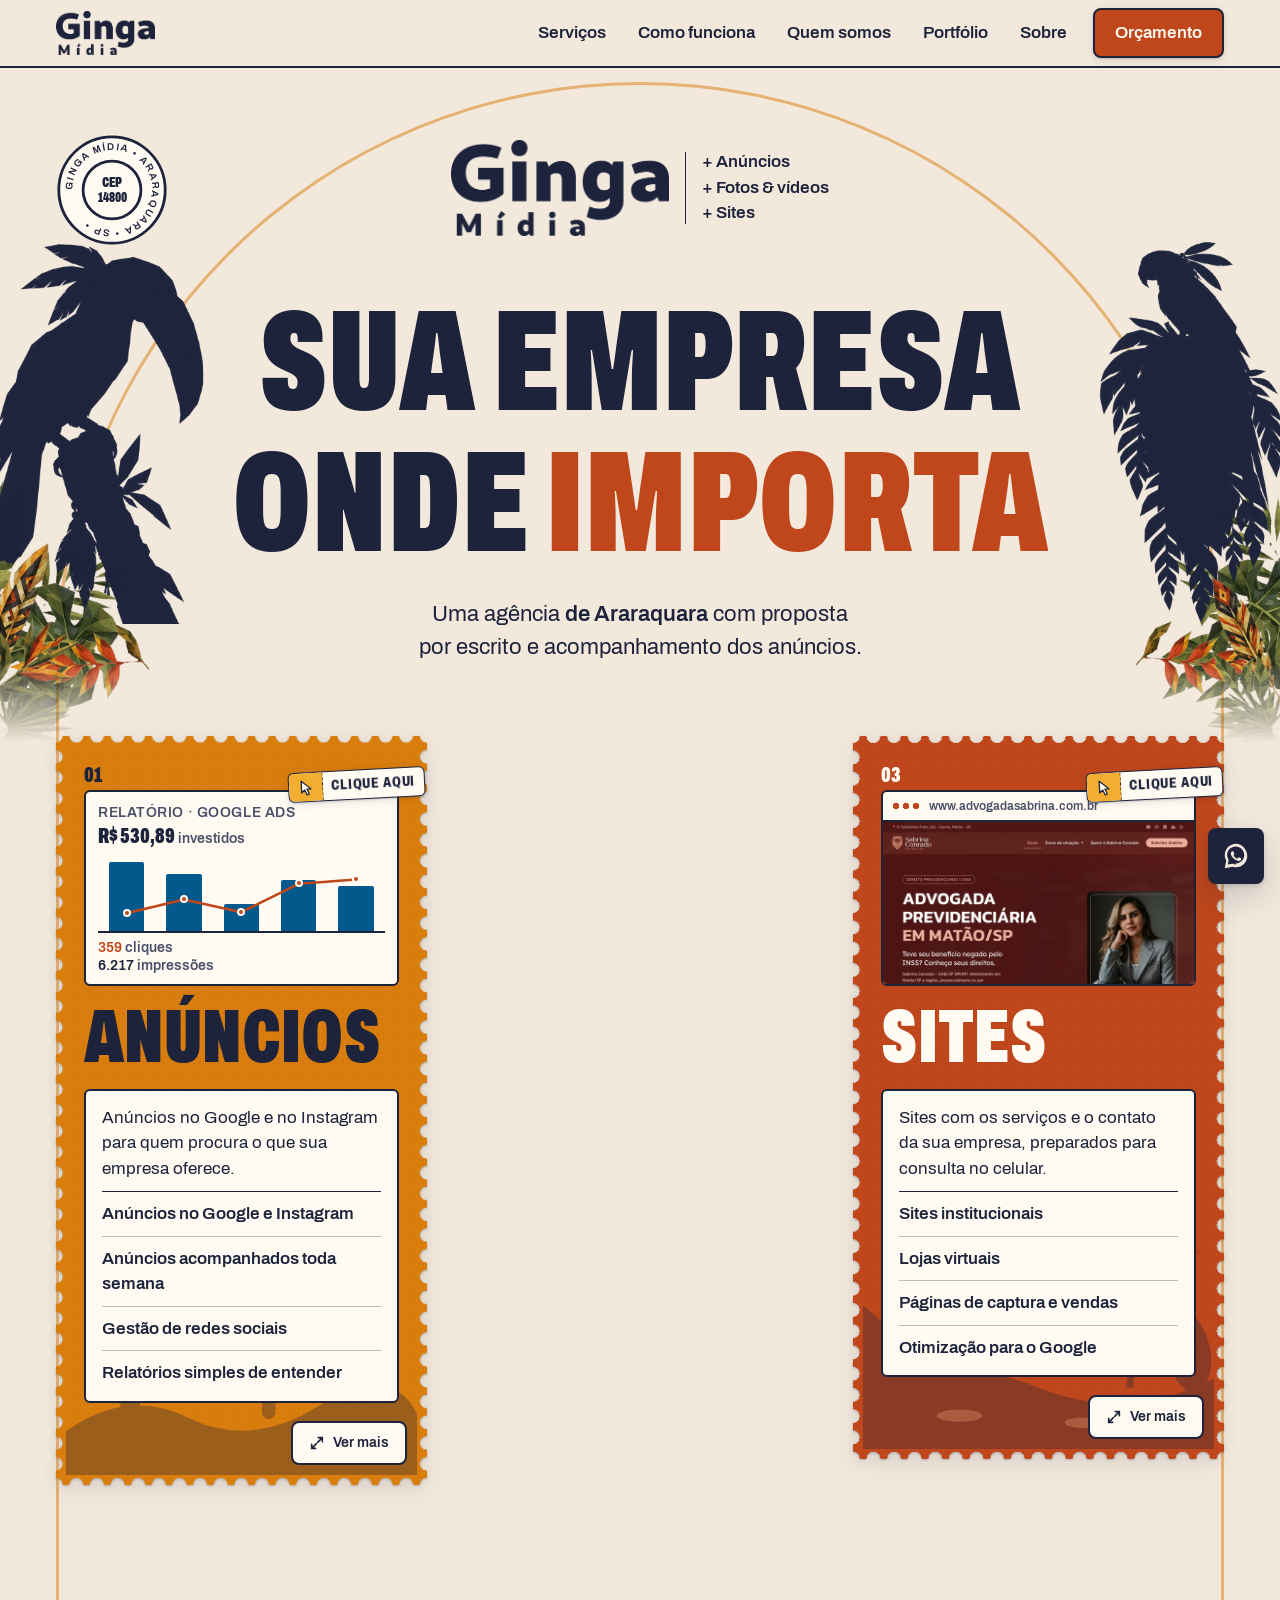
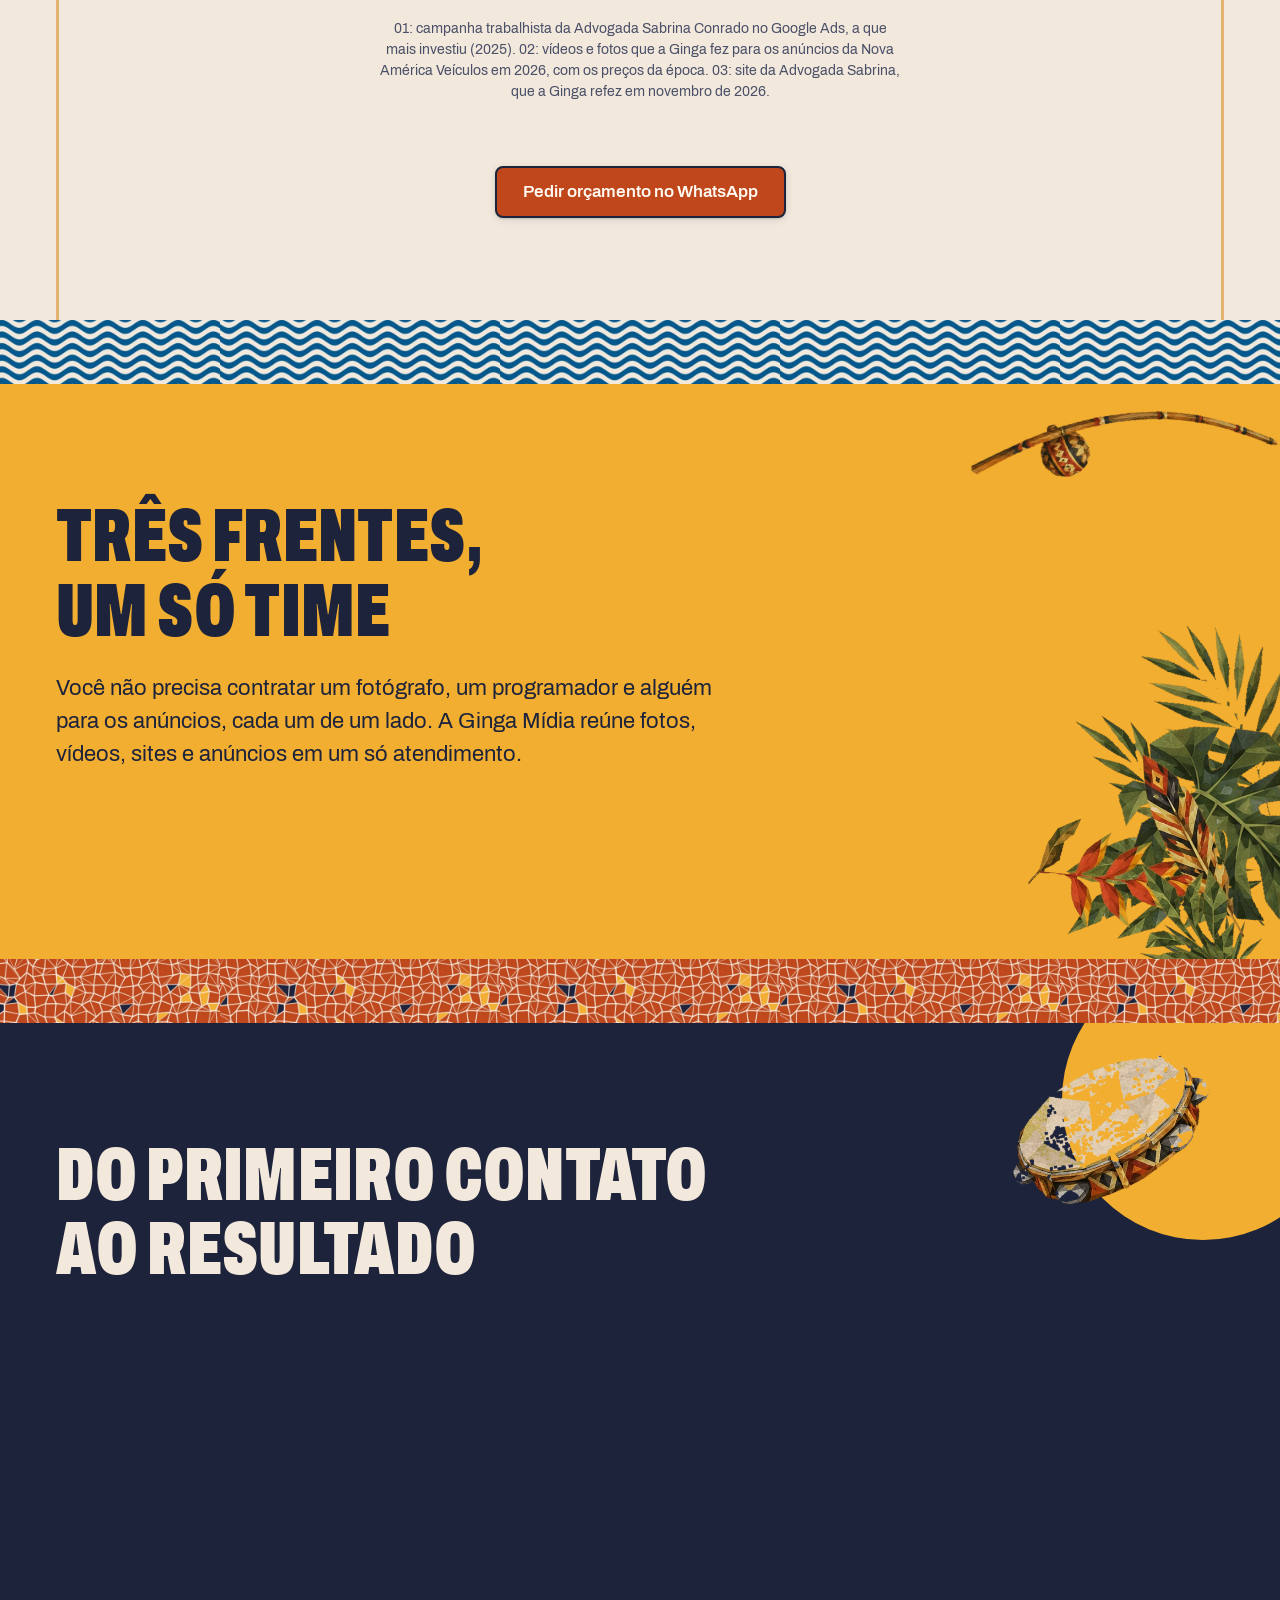
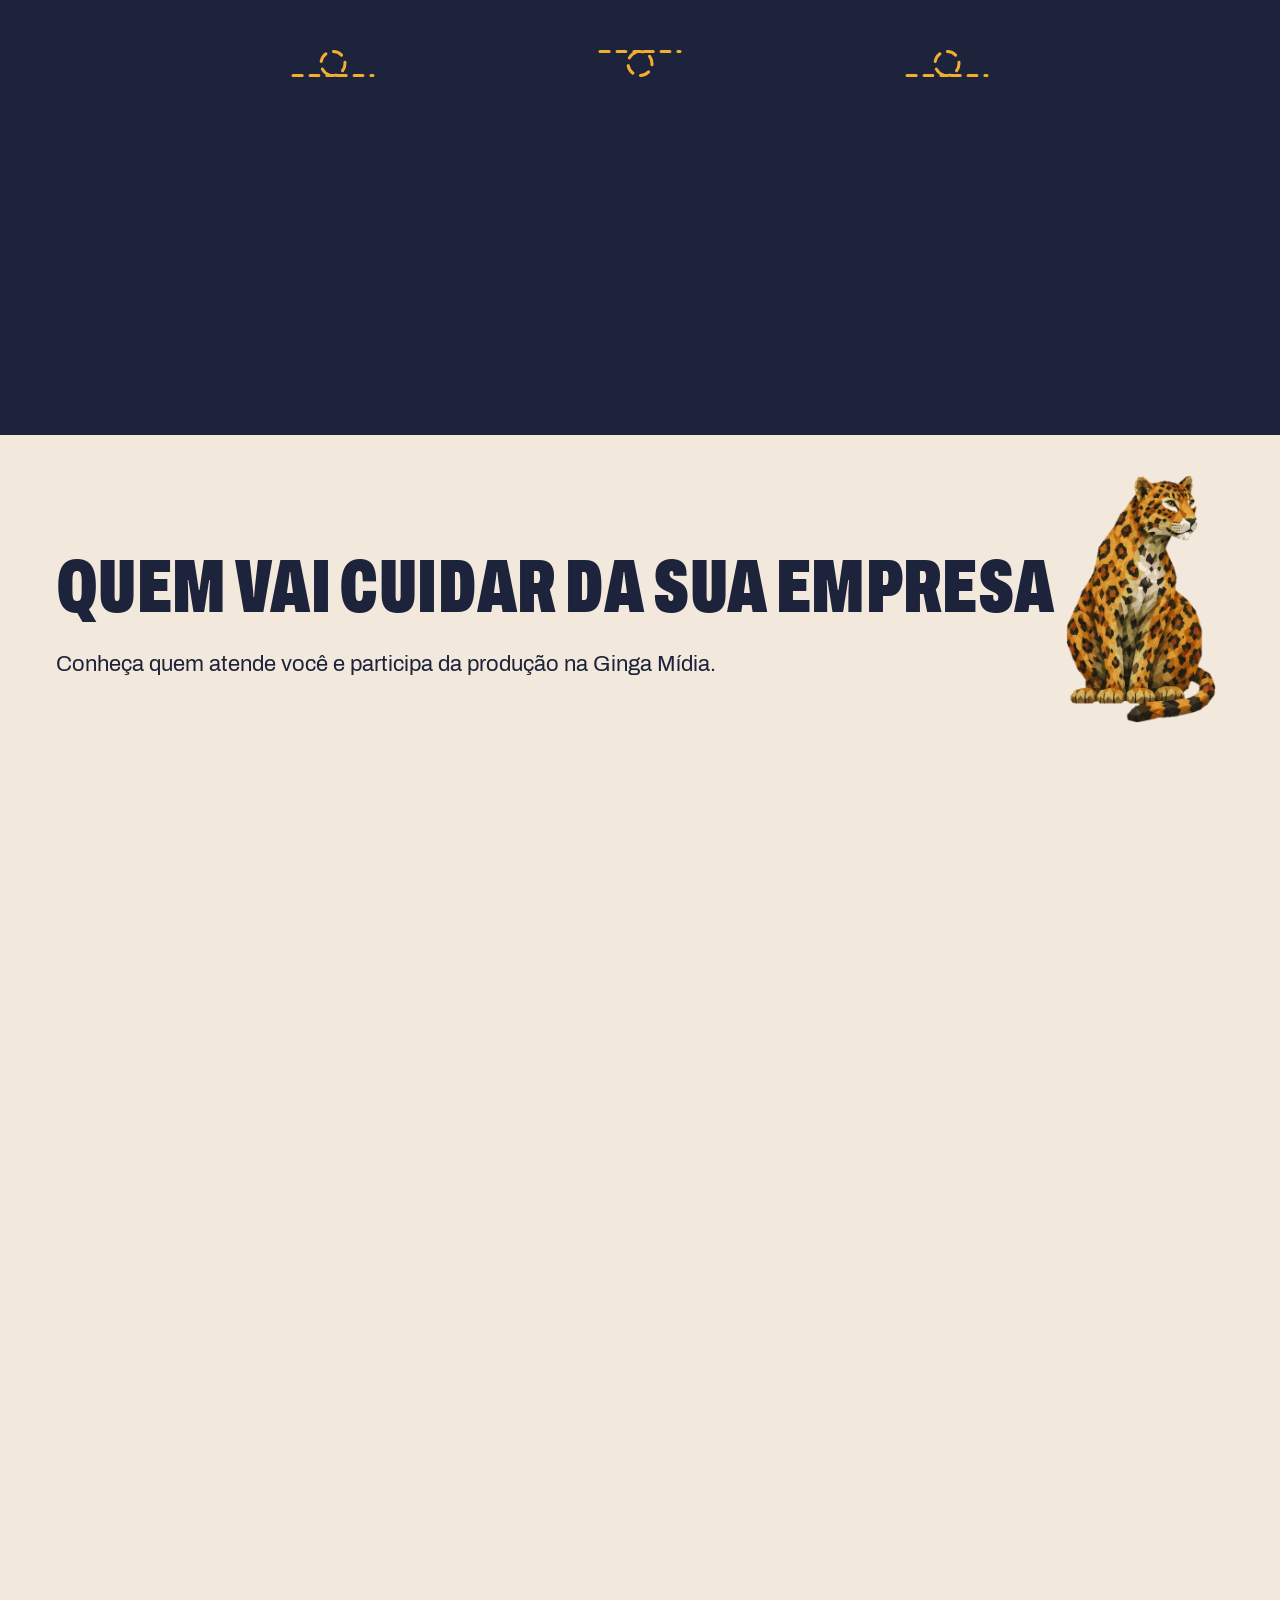
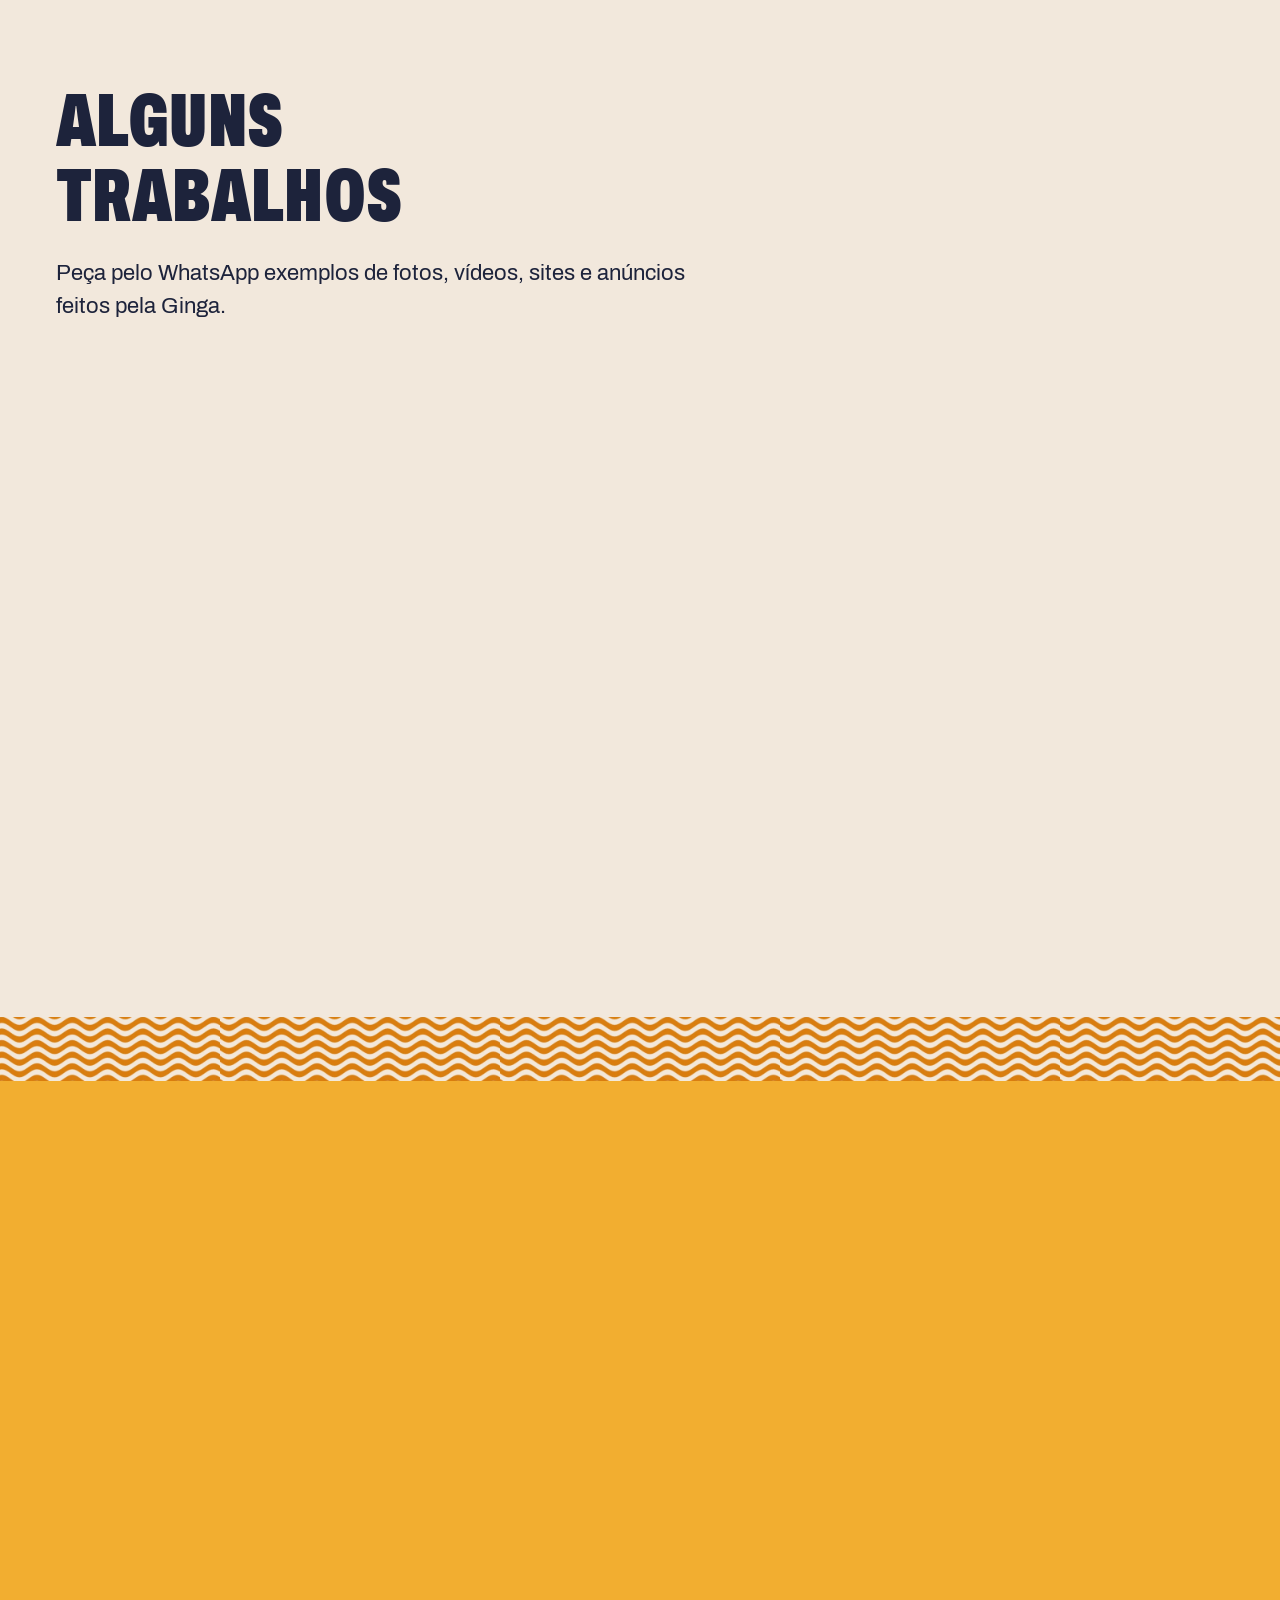
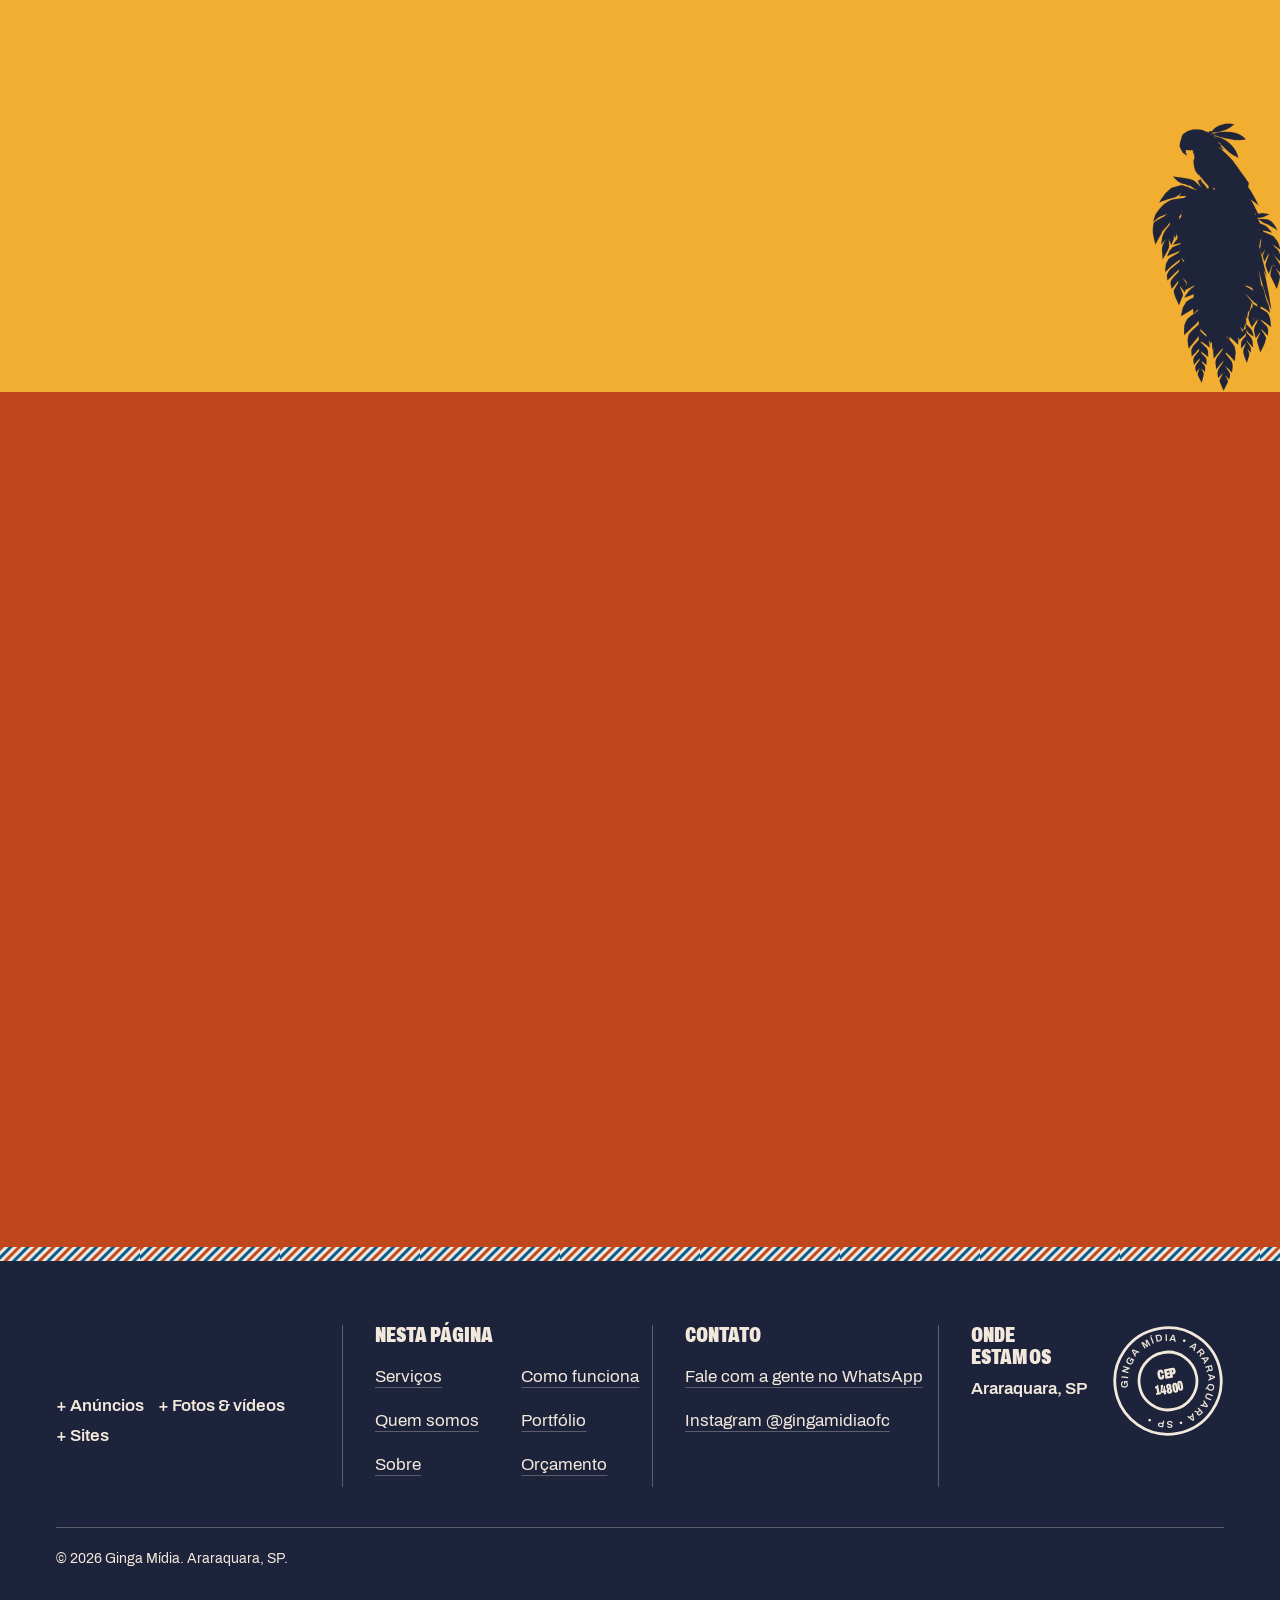
<file: index.html>
<!DOCTYPE html>
<html lang="pt-BR">
<head>
    <meta charset="UTF-8">
    <!-- Dominique-Oliveira-ChatGPT🤖💚: política compatível com hospedagem estática. -->
    <meta http-equiv="Content-Security-Policy" content="default-src 'self'; script-src 'self' 'sha256-IHLTdnD8oGKshq+WXdUoFhfKSiJfWaJ47r+x6YT166k='; style-src 'self'; font-src 'self'; img-src 'self' data:; media-src 'self'; frame-src https://www.advogadasabrina.com.br; connect-src 'none'; object-src 'none'; base-uri 'none'; form-action 'none'">
    <meta name="referrer" content="strict-origin-when-cross-origin">

    <meta name="viewport" content="width=device-width, initial-scale=1.0">

    <!-- Título -->
    <title>Ginga Mídia | Fotos, Vídeos, Sites e Anúncios em Araraquara</title>

    <!-- Descrição -->
    <meta name="description" content="Anúncios no Google e no Instagram, fotos, vídeos e sites para empresas de Araraquara e região. Conte o que você precisa pelo WhatsApp e receba o orçamento por escrito.">


    <!-- Open Graph (pré-visualização ao compartilhar o link) -->
    <meta property="og:type" content="website">
    <meta property="og:locale" content="pt_BR">
    <meta property="og:title" content="Ginga Mídia | Anúncios, Fotos, Vídeos e Sites em Araraquara">
    <meta property="og:description" content="Anúncios no Google e no Instagram, fotos, vídeos e sites para empresas de Araraquara e região. Peça o orçamento por escrito pelo WhatsApp.">
    <meta property="og:image" content="https://gingamidia.com/Imagens/Logo.png">
    <meta property="og:url" content="https://gingamidia.com/">
    <link rel="canonical" href="https://gingamidia.com/">
    <meta name="theme-color" content="#F2E8DC">

    <!-- Favicon -->
    <link rel="icon" type="image/png" sizes="32x32" href="Imagens/Favicon-onca-32.png">
    <link rel="icon" type="image/png" sizes="192x192" href="Imagens/Favicon-onca-192.png">
    <link rel="apple-touch-icon" href="Imagens/Favicon-onca-192.png">

    <!-- Estilos -->
    <link rel="stylesheet" href="estilo/cores.css">
    <link rel="stylesheet" href="estilo/fontes.css">
    <link rel="stylesheet" href="estilo/styles.css">
    <link rel="stylesheet" href="estilo/vitrine-anuncios.css">
    <link rel="stylesheet" href="estilo/vitrine-portfolio.css">
    <link rel="stylesheet" href="estilo/vitrine-site.css">
    <link rel="stylesheet" href="estilo/passos.css">
    <link rel="stylesheet" href="estilo/rodape.css">

    <!-- Fonte: Archivo, local (estilo/fontes.css) -->
    <link rel="preload" href="estilo/fontes/Archivo-Regular.woff2" as="font" type="font/woff2" crossorigin>
    <link rel="preload" href="estilo/fontes/ArchivoExtraCondensed-Black.woff2" as="font" type="font/woff2" crossorigin>

    <!-- Dados estruturados para o Google -->
    <script type="application/ld+json">
    {
      "@context": "https://schema.org",
      "@type": "LocalBusiness",
      "name": "Ginga Mídia",
      "description": "Fotos, vídeos, criação de sites e anúncios online em Araraquara e região.",
      "telephone": "+55-16-99607-6565",
      "areaServed": "Araraquara, SP",
      "sameAs": [
        "https://www.instagram.com/gingamidiaofc/"
      ],
      "address": {
        "@type": "PostalAddress",
        "addressLocality": "Araraquara",
        "addressRegion": "SP",
        "addressCountry": "BR"
      },
      "url": "https://gingamidia.com/",
      "image": "https://gingamidia.com/Imagens/Logo.png"
    }
    </script>
</head>
<body>

    <a class="pular" href="#conteudo">Pular para o conteúdo</a>

    <!-- ============ TOPO / MENU ============ -->
    <header class="topo" id="topo">
        <a class="topo-marca" href="#inicio" aria-label="Ginga Mídia, ir para o início">
            <img src="Imagens/Logo-azul-escuro.webp" alt="Ginga Mídia" width="900" height="398">
        </a>

        <button class="menu-botao" id="menuBotao" aria-label="Abrir menu" aria-expanded="false" aria-controls="menu">
            <span></span><span></span><span></span>
        </button>

        <nav class="menu" id="menu" aria-label="Navegação principal">
            <a href="#servicos">Serviços</a>
            <a href="#como-funciona">Como funciona</a>
            <a href="#quem-somos">Quem somos</a>
            <a href="#portfolio">Portfólio</a>
            <a href="#sobre">Sobre</a>
            <a class="menu-cta" href="#contato">Orçamento</a>
        </nav>
    </header>

    <main id="conteudo">

        <!-- ============ INÍCIO (HERO) ============ -->
        <section class="hero" id="inicio" data-cor-whats="azul-escuro">
            <div class="decoracao" aria-hidden="true">
                <img class="folhas folhas-esq" src="Imagens/Folhas-esq.webp" alt="" width="690" height="795">
                <img class="folhas folhas-dir" src="Imagens/Folhas-dir.webp" alt="" width="690" height="795">
                <div class="ave ave-tucano"><img src="Imagens/Ave-tucano.webp" alt="" width="720" height="1080"></div>
                <div class="ave ave-arara"><img src="Imagens/Ave-arara.webp" alt="" width="720" height="1080"></div>
            </div>

            <div class="hero-centro">
                <svg class="carimbo-giro" viewBox="0 0 120 120" aria-hidden="true">
                    <defs><path id="circuloCarimbo" d="M60,60 m-43,0 a43,43 0 1,1 86,0 a43,43 0 1,1 -86,0"/></defs>
                    <circle cx="60" cy="60" r="57" class="carimbo-fundo"/>
                    <circle cx="60" cy="60" r="31" class="carimbo-linha"/>
                    <text class="carimbo-texto"><textPath href="#circuloCarimbo">GINGA MÍDIA • ARARAQUARA • SP •</textPath></text>
                    <text class="carimbo-centro" x="60" y="57" text-anchor="middle">CEP</text>
                    <text class="carimbo-centro" x="60" y="73" text-anchor="middle">14800</text>
                </svg>

                <div class="logo">
                    <img src="Imagens/Logo-azul-escuro.webp" alt="Ginga Mídia" width="900" height="398">
                    <div class="divisoria"></div>
                    <p class="logo-lista">+ Anúncios<br>+ Fotos &amp; vídeos<br>+ Sites</p>
                </div>

                <h1 class="hero-chamada fonte-titulo">Sua empresa <br>onde <span class="tarja"><span>importa</span></span></h1>
                <p class="hero-sub">Uma agência <strong>de Araraquara</strong> com proposta por escrito e acompanhamento dos anúncios.</p>
            </div>

            <div class="grade-tres">
                    <article class="selo selo-laranja revelar" data-ampliar>
                        <div class="selo-face tema-nordeste">
                            <div class="selo-topo">
                                <span class="selo-icone" aria-hidden="true">+</span>
                                <span class="selo-valor">01</span>
                            </div>
                            <div class="selo-imagem" data-vitrine="relatorio"><img src="Imagens/Fotos%20dos%20selos/anuncios-lojista-celular.webp" alt="Lojista sorrindo com o celular na mão, em uma loja de roupas" width="1200" height="724" loading="lazy"></div>
                            <h2 class="selo-nome fonte-titulo">Anúncios</h2>
                            <div class="selo-texto">
                                <p>Anúncios no Google e no Instagram para quem procura o que sua empresa oferece.</p>
                                <ul>
                                    <li>Anúncios no Google e Instagram</li>
                                    <li>Anúncios acompanhados toda semana</li>
                                    <li>Gestão de redes sociais</li>
                                    <li>Relatórios simples de entender</li>
                                </ul>
                            </div>
                            <div class="selo-mais" hidden>
                                <p>Você define o investimento. A Ginga prepara o público, as imagens e os textos dos anúncios, acompanha as campanhas e combina os ajustes com você.</p>
                                <a class="botao botao-principal" href="https://wa.me/5516996076565?text=Ol%C3%A1%21%20Vim%20pelo%20site%20e%20quero%20saber%20mais%20sobre%20an%C3%BAncios." target="_blank" rel="noopener">Quero anunciar</a>
                            </div>
                        </div>
                    <button class="ver-mais" type="button" aria-haspopup="dialog" aria-label="Ver mais sobre Anúncios">Ver mais</button></article>

                    <article class="selo selo-amarelo revelar" data-ampliar>
                        <div class="selo-face tema-sp">
                            <div class="selo-topo">
                                <span class="selo-icone" aria-hidden="true">+</span>
                                <span class="selo-valor">02</span>
                            </div>
                            <div class="selo-imagem" data-vitrine="portfolio"><img src="Imagens/Fotos%20dos%20selos/fotos-videos-gravando-celular.webp" alt="Três pessoas segurando produtos diante de um celular apoiado em suporte, gravando um vídeo" width="1200" height="750" loading="lazy"></div>
                            <h2 class="selo-nome fonte-titulo">Fotos &amp; vídeos</h2>
                            <div class="selo-texto">
                                <p>Fotos e vídeos profissionais do seu produto, do seu espaço e da sua equipe.</p>
                                <ul>
                                    <li>Fotos de produtos</li>
                                    <li>Filmagem para empresas</li>
                                    <li>Vídeos curtos para redes sociais</li>
                                    <li>Cobertura de eventos</li>
                                </ul>
                            </div>
                            <div class="selo-mais" hidden>
                                <p>Vamos até a sua empresa ou produzimos em estúdio. Planejamos o roteiro com você, cuidamos da luz, da edição e entregamos tudo pronto para o site, as redes sociais e os anúncios.</p>
                                <a class="botao botao-principal" href="https://wa.me/5516996076565?text=Ol%C3%A1%21%20Vim%20pelo%20site%20e%20quero%20saber%20mais%20sobre%20fotos%20e%20v%C3%ADdeos." target="_blank" rel="noopener">Quero fotos e vídeos</a>
                            </div>
                        </div>
                    <button class="ver-mais" type="button" aria-haspopup="dialog" aria-label="Ver mais sobre Fotos &amp; vídeos">Ver mais</button></article>

                    <article class="selo selo-vermelho revelar" data-ampliar>
                        <div class="selo-face tema-amazonia">
                            <div class="selo-topo">
                                <span class="selo-icone" aria-hidden="true">+</span>
                                <span class="selo-valor">03</span>
                            </div>
                            <div class="selo-imagem" data-vitrine="site"><img src="Imagens/Fotos%20dos%20selos/sites-notebook-pagina-de-loja.webp" alt="Notebook aberto em uma página de compra de loja virtual" width="1200" height="741" loading="lazy"></div>
                            <h2 class="selo-nome fonte-titulo">Sites</h2>
                            <div class="selo-texto">
                                <p>Sites com os serviços e o contato da sua empresa, preparados para consulta no celular.</p>
                                <ul>
                                    <li>Sites institucionais</li>
                                    <li>Lojas virtuais</li>
                                    <li>Páginas de captura e vendas</li>
                                    <li>Otimização para o Google</li>
                                </ul>
                            </div>
                            <div class="selo-mais" hidden>
                                <p>Do domínio à publicação: criamos o layout com a cara da sua marca, escrevemos os textos com as palavras que o seu cliente usa para te procurar, deixamos o site rápido no celular e preparado para aparecer no Google.</p>
                                <a class="botao botao-principal" href="https://wa.me/5516996076565?text=Ol%C3%A1%21%20Vim%20pelo%20site%20e%20quero%20saber%20mais%20sobre%20cria%C3%A7%C3%A3o%20de%20sites." target="_blank" rel="noopener">Quero um site</a>
                            </div>
                        </div>
                    <button class="ver-mais" type="button" aria-haspopup="dialog" aria-label="Ver mais sobre Sites">Ver mais</button></article>
            </div>
            <p class="vitrine-origem" data-vitrine-origem hidden></p>

            <div class="hero-botoes">
                <a class="botao botao-principal" href="https://wa.me/5516996076565?text=Ol%C3%A1%21%20Vim%20pelo%20site%20e%20gostaria%20de%20um%20or%C3%A7amento." target="_blank" rel="noopener">
                    Pedir orçamento no WhatsApp
                </a>
            </div>
        </section>

        <!-- ============ SERVIÇOS ============ -->
        <div class="faixa-estampa faixa-ondas" aria-hidden="true"></div>

        <section class="secao secao-amarelo" id="servicos" data-cor-whats="azul-escuro">
            <div class="enfeites" aria-hidden="true">
                <img class="enfeite enfeite-berimbau" src="Imagens/Enfeite-Berimbau.webp" alt="" width="143" height="735" loading="lazy">
                <img class="enfeite enfeite-folhas" src="Imagens/Folhas-dir.webp" alt="" width="690" height="795" loading="lazy">
            </div>
            <div class="conteudo">
                <h2 class="cartaz-justificado fonte-titulo">
                    <span>Três frentes,</span>
                    <span>um só time</span>
                </h2>
                <p class="secao-intro">
                    Você não precisa contratar um fotógrafo, um programador e alguém para os anúncios, cada um de um lado.
                    A Ginga Mídia reúne fotos, vídeos, sites e anúncios em um só atendimento.
                </p>
            </div>
        </section>

        <!-- ============ COMO FUNCIONA ============ -->
        <div class="faixa-estampa faixa-mosaico" aria-hidden="true"></div>
        <section class="secao secao-azul" id="como-funciona" data-cor-whats="amarelo">
            <div class="enfeites" aria-hidden="true">
                <div class="sol"></div>
                <img class="enfeite enfeite-pandeiro" src="Imagens/Enfeite-Pandeiro.webp" alt="" width="387" height="248" loading="lazy">
            </div>
            <div class="conteudo">
                <h2 class="titulo-correio fonte-titulo">Do primeiro contato ao resultado</h2>

                <ol class="passos" id="passos">
                    <li class="selo selo-amarelo revelar" data-ampliar><div class="selo-face tema-bahia">
                        <span class="passo-numero fonte-titulo">1</span>
                        <div class="selo-imagem" aria-hidden="true"><img src="Imagens/Passos/passo-conversa.svg" alt="" width="320" height="200" loading="lazy"></div>
                        <h3 class="selo-nome">Conversa</h3>
                        <div class="selo-texto"><p>Você conta sobre o seu negócio pelo WhatsApp. Sem compromisso e sem enrolação.</p></div>
                        <div class="selo-mais" hidden>
                            <p>Pode mandar áudio, texto ou foto do seu negócio. A gente tira suas dúvidas e indica quais serviços atendem ao pedido.</p>
                        </div>
                    </div><button class="ver-mais" type="button" aria-haspopup="dialog" aria-label="Ver mais sobre a etapa Conversa">Ver mais</button></li>
                    <li class="selo selo-amarelo revelar" data-ampliar><div class="selo-face tema-brasilia">
                        <span class="passo-numero fonte-titulo">2</span>
                        <div class="selo-imagem" aria-hidden="true"><img src="Imagens/Passos/passo-proposta.svg" alt="" width="320" height="200" loading="lazy"></div>
                        <h3 class="selo-nome">Proposta</h3>
                        <div class="selo-texto"><p>Montamos um plano e um orçamento claros, do tamanho da sua necessidade.</p></div>
                        <div class="selo-mais" hidden>
                            <p>Você recebe por escrito o que vamos fazer, os prazos, o valor e, nos anúncios, quanto sugerimos investir. Se precisar mudar o escopo, combinamos os ajustes por escrito.</p>
                        </div>
                    </div><button class="ver-mais" type="button" aria-haspopup="dialog" aria-label="Ver mais sobre a etapa Proposta">Ver mais</button></li>
                    <li class="selo selo-amarelo revelar" data-ampliar><div class="selo-face tema-rio">
                        <span class="passo-numero fonte-titulo">3</span>
                        <div class="selo-imagem" aria-hidden="true"><img src="Imagens/Passos/passo-producao.svg" alt="" width="320" height="200" loading="lazy"></div>
                        <h3 class="selo-nome">Produção</h3>
                        <div class="selo-texto"><p>Fotografamos, filmamos, criamos o site e configuramos os anúncios.</p></div>
                        <div class="selo-mais" hidden>
                            <p>Marcamos as gravações, criamos as peças e te mostramos tudo antes de publicar. Você aprova cada etapa.</p>
                        </div>
                    </div><button class="ver-mais" type="button" aria-haspopup="dialog" aria-label="Ver mais sobre a etapa Produção">Ver mais</button></li>
                    <li class="selo selo-amarelo revelar" data-ampliar><div class="selo-face tema-sul">
                        <span class="passo-numero fonte-titulo">4</span>
                        <div class="selo-imagem" aria-hidden="true"><img src="Imagens/Passos/passo-resultado.svg" alt="" width="320" height="200" loading="lazy"></div>
                        <h3 class="selo-nome">Resultado</h3>
                        <div class="selo-texto"><p>Conferimos os números dos anúncios e combinamos os próximos ajustes.</p></div>
                        <div class="selo-mais" hidden>
                            <p>O acompanhamento combina como identificar conversas recebidas, confirmar atendimentos e organizar os ajustes. Abertura do link e conversa recebida são medidas diferentes.</p>
                        </div>
                    </div><button class="ver-mais" type="button" aria-haspopup="dialog" aria-label="Ver mais sobre a etapa Resultado">Ver mais</button></li>
                </ol>
            </div>
        </section>


        <!-- ============ QUEM SOMOS NÓS ============ -->
        <section class="secao" id="quem-somos">
            <div class="enfeites" aria-hidden="true">
                <img class="enfeite enfeite-onca" src="Imagens/Enfeite-Onca.webp" alt="" width="326" height="540" loading="lazy">
            </div>
            <div class="conteudo">
                <h2 class="titulo-letreiro fonte-titulo">Quem vai cuidar da sua empresa</h2>
                <p class="secao-intro">
                    Conheça quem atende você e participa da produção na Ginga Mídia.
                </p>

                <div class="equipe">
                    <article class="ficha ficha-laranja revelar" data-ampliar>
                        <header class="ficha-topo">
                            <span class="ficha-tag">Ginga Mídia</span>
                            <h3 class="ficha-nome fonte-titulo">Dominique Oliveira</h3>
                            <div class="ficha-medalha" aria-hidden="true"><img src="Imagens/Onca-ginga.webp" alt="" width="326" height="540" loading="lazy"></div>
                        </header>
                        <p class="ficha-faixa">Equipe da Ginga Mídia</p>
                        <p class="ficha-titulo fonte-titulo">Equipe · Dominique Oliveira</p>

                        <div class="ficha-corpo">
                            <!-- Troque o span por: <img src="Imagens/Equipe/pessoa1.png" alt="Dominique Oliveira">
                                 Uma foto PNG sem fundo fica melhor por cima das ondas -->
                            <figure class="ficha-foto"><span>Foto da pessoa 1</span></figure>

                            <div class="ficha-lado">
                            <div class="ficha-mini">
                                <span class="ficha-rotulo">Produtos</span>
                                <div class="ficha-mini-img"><span>Foto</span></div>
                            </div>
                            <div class="ficha-mini">
                                <span class="ficha-rotulo">Filmagem</span>
                                <div class="ficha-mini-img"><span>Foto</span></div>
                            </div>
                            <div class="ficha-mini">
                                <span class="ficha-rotulo">Eventos</span>
                                <div class="ficha-mini-img"><span>Foto</span></div>
                            </div>
                                <div class="ficha-tipo">
                                    <span class="ficha-rotulo">Câmera</span>
                                    <svg viewBox="0 0 24 24" aria-hidden="true"><path fill="currentColor" d="M9 4 7.2 6H4a2 2 0 0 0-2 2v10a2 2 0 0 0 2 2h16a2 2 0 0 0 2-2V8a2 2 0 0 0-2-2h-3.2L15 4H9Zm3 4.5a4.5 4.5 0 1 1 0 9 4.5 4.5 0 0 1 0-9Zm0 2a2.5 2.5 0 1 0 0 5 2.5 2.5 0 0 0 0-5Z"/></svg>
                                </div>
                            </div>
                        </div>

                        <p class="ficha-texto">Dominique Oliveira é da equipe da Ginga Mídia, em Araraquara, e conversa com você do primeiro contato à entrega.</p>

                        <button class="ver-mais" type="button" aria-haspopup="dialog" aria-label="Ver mais sobre Dominique Oliveira">Ver mais</button>

                        <div class="selo-mais" hidden>
                            <p>Fale direto com a Dominique pelo WhatsApp.</p>
                            <a class="botao botao-principal" href="https://wa.me/5516996076565?text=Ol%C3%A1%21%20Vim%20pelo%20site%20e%20quero%20falar%20com%20Dominique%20Oliveira." target="_blank" rel="noopener">Falar no WhatsApp</a>
                        </div>

                        <footer class="ficha-rodape">
                            <span class="ficha-regiao">Araraquara · SP</span>
                            <span class="ficha-marca" aria-hidden="true">Ginga<small>Mídia</small></span>
                            <span class="ficha-codigo" aria-hidden="true"></span>
                            <span class="ficha-numero">001</span>
                        </footer>
                    </article>

                    <article class="ficha ficha-vermelho revelar" data-ampliar>
                        <header class="ficha-topo">
                            <span class="ficha-tag">Ginga Mídia</span>
                            <h3 class="ficha-nome fonte-titulo">Ana Damaceno</h3>
                            <div class="ficha-medalha" aria-hidden="true"><img src="Imagens/Onca-ginga.webp" alt="" width="326" height="540" loading="lazy"></div>
                        </header>
                        <p class="ficha-faixa">Equipe da Ginga Mídia</p>
                        <p class="ficha-titulo fonte-titulo">Equipe · Ana Damaceno</p>

                        <div class="ficha-corpo">
                            <!-- Troque o span por: <img src="Imagens/Equipe/pessoa2.png" alt="Ana Damaceno">
                                 Uma foto PNG sem fundo fica melhor por cima das ondas -->
                            <figure class="ficha-foto"><span>Foto da pessoa 2</span></figure>

                            <div class="ficha-lado">
                            <div class="ficha-mini">
                                <span class="ficha-rotulo">Sites</span>
                                <div class="ficha-mini-img"><span>Foto</span></div>
                            </div>
                            <div class="ficha-mini">
                                <span class="ficha-rotulo">Anúncios</span>
                                <div class="ficha-mini-img"><span>Foto</span></div>
                            </div>
                            <div class="ficha-mini">
                                <span class="ficha-rotulo">Redes</span>
                                <div class="ficha-mini-img"><span>Foto</span></div>
                            </div>
                                <div class="ficha-tipo">
                                    <span class="ficha-rotulo">Digital</span>
                                    <svg viewBox="0 0 24 24" aria-hidden="true"><path fill="currentColor" d="M4 3h16a2 2 0 0 1 2 2v10a2 2 0 0 1-2 2h-6v2h3v2H7v-2h3v-2H4a2 2 0 0 1-2-2V5a2 2 0 0 1 2-2Zm0 2v10h16V5H4Zm3 2h6v2H7V7Zm0 3h10v2H7v-2Z"/></svg>
                                </div>
                            </div>
                        </div>

                        <p class="ficha-texto">Ana Damaceno também é da equipe da Ginga Mídia e conversa com você do primeiro contato à entrega.</p>

                        <button class="ver-mais" type="button" aria-haspopup="dialog" aria-label="Ver mais sobre Ana Damaceno">Ver mais</button>

                        <div class="selo-mais" hidden>
                            <p>Fale direto com a Ana pelo WhatsApp.</p>
                            <a class="botao botao-principal" href="https://wa.me/5516996076565?text=Ol%C3%A1%21%20Vim%20pelo%20site%20e%20quero%20falar%20com%20Ana%20Damaceno." target="_blank" rel="noopener">Falar no WhatsApp</a>
                        </div>

                        <footer class="ficha-rodape">
                            <span class="ficha-regiao">Araraquara · SP</span>
                            <span class="ficha-marca" aria-hidden="true">Ginga<small>Mídia</small></span>
                            <span class="ficha-codigo" aria-hidden="true"></span>
                            <span class="ficha-numero">002</span>
                        </footer>
                    </article>
                </div>
            </div>
        </section>

        <!-- ============ PORTFÓLIO ============ -->
        <section class="secao" id="portfolio">
            <div class="enfeites" aria-hidden="true">
                <img class="enfeite enfeite-caxixi" src="Imagens/Enfeite-Caxixi.webp" alt="" width="110" height="185" loading="lazy">
                <img class="enfeite enfeite-ganza" src="Imagens/Enfeite-Ganza.webp" alt="" width="181" height="202" loading="lazy">
            </div>
            <div class="conteudo">
                <h2 class="titulo-grande">Alguns<br>trabalhos</h2>
                <p class="secao-intro">
                    Peça pelo WhatsApp exemplos de fotos, vídeos, sites e anúncios feitos pela Ginga.
                </p>

                <div class="grade-portfolio">
                    <!-- Troque cada <span>Foto N</span> por <img src="Imagens/Portfolio/foto1.jpg" alt="descrição"> -->
                    <figure class="selo selo-laranja revelar" data-ampliar>
                        <div class="selo-face tema-minas">
                            <div class="foto-espaco"><span>Foto 1</span></div>
                            <figcaption><span class="selo-nome fonte-titulo">Fotografia de produto</span><span class="selo-valor">01</span></figcaption>
                            <div class="selo-mais" hidden>
                                <p>Cliente: nome do cliente. Escreva aqui um resumo do projeto: o que o cliente precisava, o que foi feito e o resultado.</p>
                                <a class="botao botao-principal" href="https://wa.me/5516996076565?text=Ol%C3%A1%21%20Vi%20no%20portf%C3%B3lio%20do%20site%20o%20trabalho%20%22Fotografia%20de%20produto%22%20e%20quero%20algo%20parecido." target="_blank" rel="noopener">Quero algo assim</a>
                            </div>
                        </div>
                    <button class="ver-mais" type="button" aria-haspopup="dialog" aria-label="Ampliar: Fotografia de produto">Ver mais</button></figure>
                    <figure class="selo selo-vermelho revelar" data-ampliar>
                        <div class="selo-face tema-pantanal">
                            <div class="foto-espaco"><span>Foto 2</span></div>
                            <figcaption><span class="selo-nome fonte-titulo">Vídeo institucional</span><span class="selo-valor">02</span></figcaption>
                            <div class="selo-mais" hidden>
                                <p>Cliente: nome do cliente. Escreva aqui um resumo do projeto: o que o cliente precisava, o que foi feito e o resultado.</p>
                                <a class="botao botao-principal" href="https://wa.me/5516996076565?text=Ol%C3%A1%21%20Vi%20no%20portf%C3%B3lio%20do%20site%20o%20trabalho%20%22V%C3%ADdeo%20institucional%22%20e%20quero%20algo%20parecido." target="_blank" rel="noopener">Quero algo assim</a>
                            </div>
                        </div>
                    <button class="ver-mais" type="button" aria-haspopup="dialog" aria-label="Ampliar: Vídeo institucional">Ver mais</button></figure>
                    <figure class="selo selo-amarelo revelar" data-ampliar>
                        <div class="selo-face tema-cerrado">
                            <div class="foto-espaco"><span>Foto 3</span></div>
                            <figcaption><span class="selo-nome fonte-titulo">Site para loja virtual</span><span class="selo-valor">03</span></figcaption>
                            <div class="selo-mais" hidden>
                                <p>Cliente: nome do cliente. Escreva aqui um resumo do projeto: o que o cliente precisava, o que foi feito e o resultado.</p>
                                <a class="botao botao-principal" href="https://wa.me/5516996076565?text=Ol%C3%A1%21%20Vi%20no%20portf%C3%B3lio%20do%20site%20o%20trabalho%20%22Site%20para%20loja%20virtual%22%20e%20quero%20algo%20parecido." target="_blank" rel="noopener">Quero algo assim</a>
                            </div>
                        </div>
                    <button class="ver-mais" type="button" aria-haspopup="dialog" aria-label="Ampliar: Site para loja virtual">Ver mais</button></figure>
                    <figure class="selo selo-laranja revelar" data-ampliar>
                        <div class="selo-face tema-carnaval">
                            <div class="foto-espaco"><span>Foto 4</span></div>
                            <figcaption><span class="selo-nome fonte-titulo">Campanha no Instagram</span><span class="selo-valor">04</span></figcaption>
                            <div class="selo-mais" hidden>
                                <p>Cliente: nome do cliente. Escreva aqui um resumo do projeto: o que o cliente precisava, o que foi feito e o resultado.</p>
                                <a class="botao botao-principal" href="https://wa.me/5516996076565?text=Ol%C3%A1%21%20Vi%20no%20portf%C3%B3lio%20do%20site%20o%20trabalho%20%22Campanha%20no%20Instagram%22%20e%20quero%20algo%20parecido." target="_blank" rel="noopener">Quero algo assim</a>
                            </div>
                        </div>
                    <button class="ver-mais" type="button" aria-haspopup="dialog" aria-label="Ampliar: Campanha no Instagram">Ver mais</button></figure>
                </div>
            </div>
        </section>

        <!-- ============ SOBRE ============ -->
        <div class="faixa-estampa faixa-ondas-laranja" aria-hidden="true"></div>
        <section class="secao secao-sobre" id="sobre" data-cor-whats="azul-escuro">
            <div class="enfeites" aria-hidden="true">
                <img class="enfeite enfeite-atabaque" src="Imagens/Enfeite-Atabaque.webp" alt="" width="198" height="469" loading="lazy">
                <img class="enfeite enfeite-arara" src="Imagens/Ave-arara.webp" alt="" width="720" height="1080" loading="lazy">
            </div>
            <div class="conteudo sobre-grade">
                <div class="sobre-figura selo selo-creme revelar" aria-hidden="true">
                    <div class="selo-face"><img src="Imagens/Onca-ginga.webp" alt="" width="326" height="540" loading="lazy"></div>
                </div>
                <div class="sobre-texto revelar">
                    <h2 class="titulo-contorno fonte-titulo">Comunicação brasileira, <span>com jogo de cintura</span></h2>
                    <p>
                        Você conta o que precisa. A Ginga combina as entregas, prepara a produção
                        e mostra os materiais para sua aprovação antes de publicar.
                    </p>
                    <p>
                        Somos de Araraquara e conhecemos o comércio e as empresas da região.
                        Fazemos fotos, vídeos, sites e anúncios para empresas da cidade e da região.
                    </p>
                    <ul class="sobre-lista">
                        <li>Atendimento próximo e direto no WhatsApp</li>
                        <li>Fotos, vídeos, site e anúncios no mesmo lugar</li>
                        <li>Proposta por escrito antes de começar</li>
                    </ul>
                </div>
            </div>
        </section>

        <!-- ============ CONTATO ============ -->
        <section class="secao secao-contato" id="contato" data-cor-whats="papel">
            <div class="conteudo contato-grade">
                <div class="contato-texto revelar">
                    <h2 class="titulo-correio fonte-titulo">Vamos conversar sobre o seu projeto?</h2>
                    <div class="contato-bloco">
                        <p>
                            Conte o que você precisa. A gente responde pelo WhatsApp
                            e manda o orçamento por escrito.
                        </p>
                        <a class="botao botao-amarelo" href="https://wa.me/5516996076565" target="_blank" rel="noopener">
                            Chamar no WhatsApp
                        </a>
                        <p class="contato-regiao">Araraquara e região, SP</p>
                    </div>
                </div>

                <form class="formulario envelope revelar" id="formContato" novalidate>
                    <div class="selo selo-amarelo selo-colado" aria-hidden="true">
                        <div class="selo-face"><img src="Imagens/Onca-ginga.webp" alt="" width="326" height="540" loading="lazy"></div>
                    </div>
                    <p class="envelope-para"><strong>Para:</strong> Ginga Mídia, Araraquara · SP</p>

                    <label for="nome">Seu nome</label>
                    <input type="text" id="nome" name="nome" placeholder="Como podemos te chamar?" autocomplete="name" required>

                    <fieldset class="opcoes">
                        <legend>O que você procura?</legend>
                        <label class="opcao"><input type="checkbox" name="servico" value="Anúncios"><span>Anúncios</span></label>
                        <label class="opcao"><input type="checkbox" name="servico" value="Fotos e vídeos"><span>Fotos &amp; vídeos</span></label>
                        <label class="opcao"><input type="checkbox" name="servico" value="Criação de site"><span>Site</span></label>
                    </fieldset>

                    <label for="mensagem">Conte um pouco sobre o seu negócio</label>
                    <textarea id="mensagem" name="mensagem" rows="4" placeholder="Ex.: tenho uma loja de roupas e quero vender mais pelo Instagram"></textarea>

                    <button type="submit" class="botao botao-escuro">Enviar pelo WhatsApp</button>
                    <p class="form-aviso" id="formAviso" role="status"></p>
                </form>
            </div>
        </section>

    </main>

    <!-- ============ SELO AMPLIADO ============ -->
    <dialog class="modal-selo" id="modalSelo" aria-label="Detalhes">
        <button class="modal-fechar" id="modalFechar" type="button" aria-label="Fechar">
            <svg viewBox="0 0 24 24" width="22" height="22" aria-hidden="true"><path d="M6 6l12 12M18 6L6 18" stroke="currentColor" stroke-width="3" stroke-linecap="round"/></svg>
        </button>
        <div class="modal-conteudo selo" id="modalConteudo"></div>
    </dialog>

    <!-- ============ RODAPÉ ============ -->
    <footer class="rodape" data-cor-whats="amarelo">
        <div class="rodape-grade">
            <div class="rodape-bloco rodape-marca">
                <img class="rodape-logo" src="Imagens/Logo-creme.webp" alt="Ginga Mídia" width="900" height="398" loading="lazy">
                <ul class="rodape-lista rodape-servicos">
                    <li>+ Anúncios</li>
                    <li>+ Fotos &amp; vídeos</li>
                    <li>+ Sites</li>
                </ul>
            </div>
            <nav class="rodape-bloco" aria-labelledby="rodape-nav">
                <h2 class="rodape-titulo" id="rodape-nav">Nesta página</h2>
                <ul class="rodape-lista rodape-lista-dupla">
                    <li><a href="#servicos">Serviços</a></li>
                    <li><a href="#como-funciona">Como funciona</a></li>
                    <li><a href="#quem-somos">Quem somos</a></li>
                    <li><a href="#portfolio">Portfólio</a></li>
                    <li><a href="#sobre">Sobre</a></li>
                    <li><a href="#contato">Orçamento</a></li>
                </ul>
            </nav>
            <div class="rodape-bloco">
                <h2 class="rodape-titulo">Contato</h2>
                <ul class="rodape-lista">
                    <li><a href="https://wa.me/5516996076565" target="_blank" rel="noopener">Fale com a gente no WhatsApp</a></li>
                    <li><a href="https://www.instagram.com/gingamidiaofc/" target="_blank" rel="noopener">Instagram @gingamidiaofc</a></li>
                </ul>
            </div>
            <div class="rodape-bloco rodape-local">
                <div>
                    <h2 class="rodape-titulo">Onde estamos</h2>
                    <p class="rodape-cidade">Araraquara, SP</p>
                </div>
                <svg class="rodape-carimbo" viewBox="0 0 120 120" width="120" height="120" aria-hidden="true" focusable="false">
                    <defs><path id="circuloRodape" d="M60,60 m-43,0 a43,43 0 1,1 86,0 a43,43 0 1,1 -86,0"/></defs>
                    <circle cx="60" cy="60" r="57" class="rodape-carimbo-aro"/>
                    <circle cx="60" cy="60" r="31" class="rodape-carimbo-aro"/>
                    <text class="rodape-carimbo-texto"><textPath href="#circuloRodape">GINGA MÍDIA • ARARAQUARA • SP •</textPath></text>
                    <text class="rodape-carimbo-centro" x="60" y="57" text-anchor="middle">CEP</text>
                    <text class="rodape-carimbo-centro" x="60" y="73" text-anchor="middle">14800</text>
                </svg>
            </div>
        </div>
        <p class="rodape-copy">© <span id="ano">2026</span> Ginga Mídia. Araraquara, SP.</p>
    </footer>

    <!-- Botão flutuante do WhatsApp -->
    <a class="whats-flutuante" href="https://wa.me/5516996076565?text=Ol%C3%A1%21%20Vim%20pelo%20site%20e%20gostaria%20de%20um%20or%C3%A7amento." target="_blank" rel="noopener" aria-label="Falar no WhatsApp">
        <svg viewBox="0 0 32 32" width="30" height="30" aria-hidden="true" fill="currentColor">
            <path d="M16.04 3C9.4 3 4 8.4 4 15.03c0 2.12.55 4.19 1.6 6.01L4 29l8.14-1.56a12 12 0 0 0 3.9.65C22.67 28.09 28 22.7 28 16.07 28 9.4 22.67 3 16.04 3Zm0 22.07c-1.2 0-2.38-.24-3.48-.7l-.5-.2-4.83.93.95-4.7-.22-.5a9.04 9.04 0 0 1-1.4-4.87c0-5.02 4.1-9.1 9.14-9.1 5.02 0 9.1 4.1 9.1 9.1 0 5.03-4.1 9.04-9.1 9.04Zm5-6.77c-.27-.14-1.62-.8-1.87-.9-.25-.09-.43-.14-.62.14-.18.27-.7.9-.86 1.08-.16.18-.32.2-.6.07-.27-.14-1.15-.42-2.2-1.35-.8-.72-1.35-1.6-1.5-1.87-.16-.27-.02-.42.12-.55.12-.12.27-.32.4-.48.14-.16.18-.27.27-.45.1-.18.05-.34-.02-.48-.07-.14-.62-1.5-.85-2.05-.22-.54-.45-.46-.62-.47h-.52c-.18 0-.48.07-.73.34-.25.27-.96.94-.96 2.3 0 1.35.98 2.66 1.12 2.84.14.18 1.93 2.95 4.67 4.14.65.28 1.16.45 1.56.58.65.2 1.25.18 1.72.11.52-.08 1.62-.66 1.85-1.3.23-.64.23-1.19.16-1.3-.07-.12-.25-.2-.52-.34Z"/>
        </svg>
    </a>

    <script src="script.js"></script>
    <script src="whats-cor.js"></script>
    <script src="vitrine.js"></script>
    <script src="vitrine-anuncios.js"></script>
    <script src="vitrine-portfolio.js"></script>
    <script src="vitrine-site.js"></script>
    <script src="passos.js"></script>
</body>
</html>
</file>
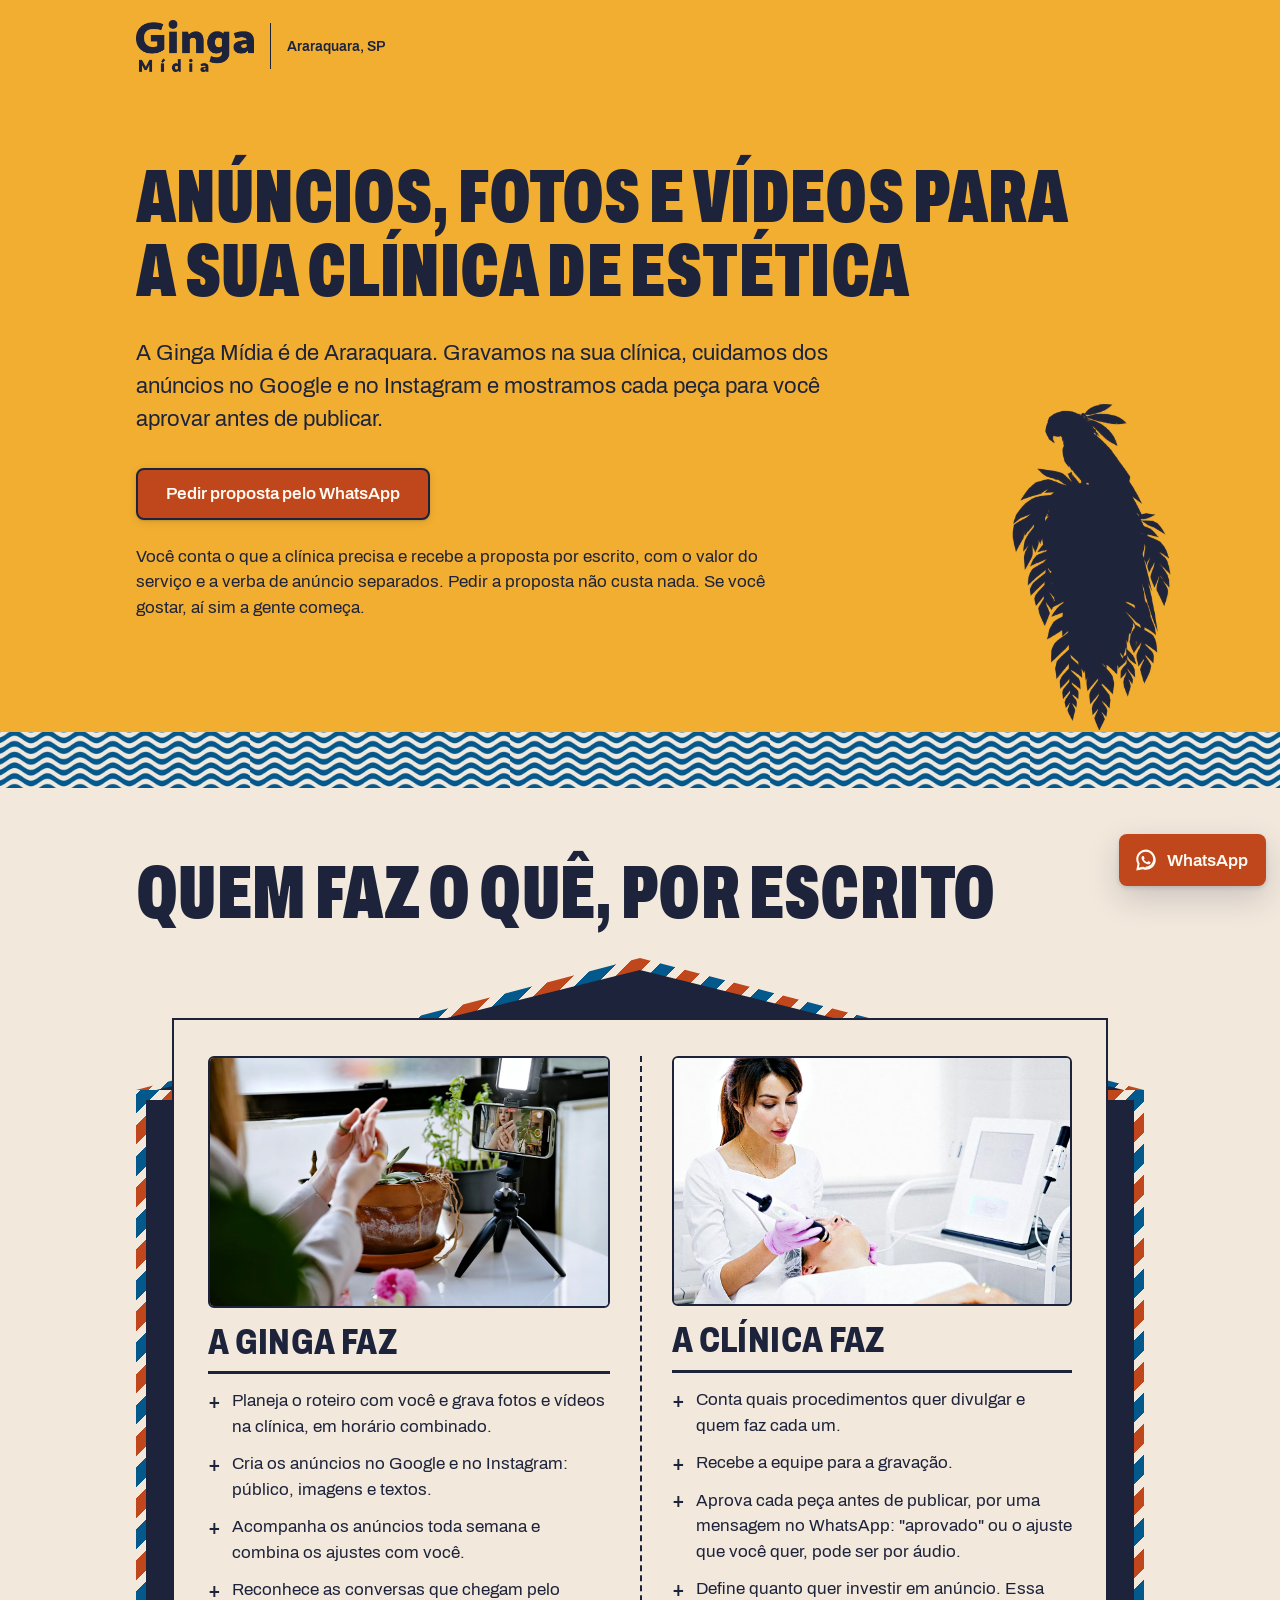
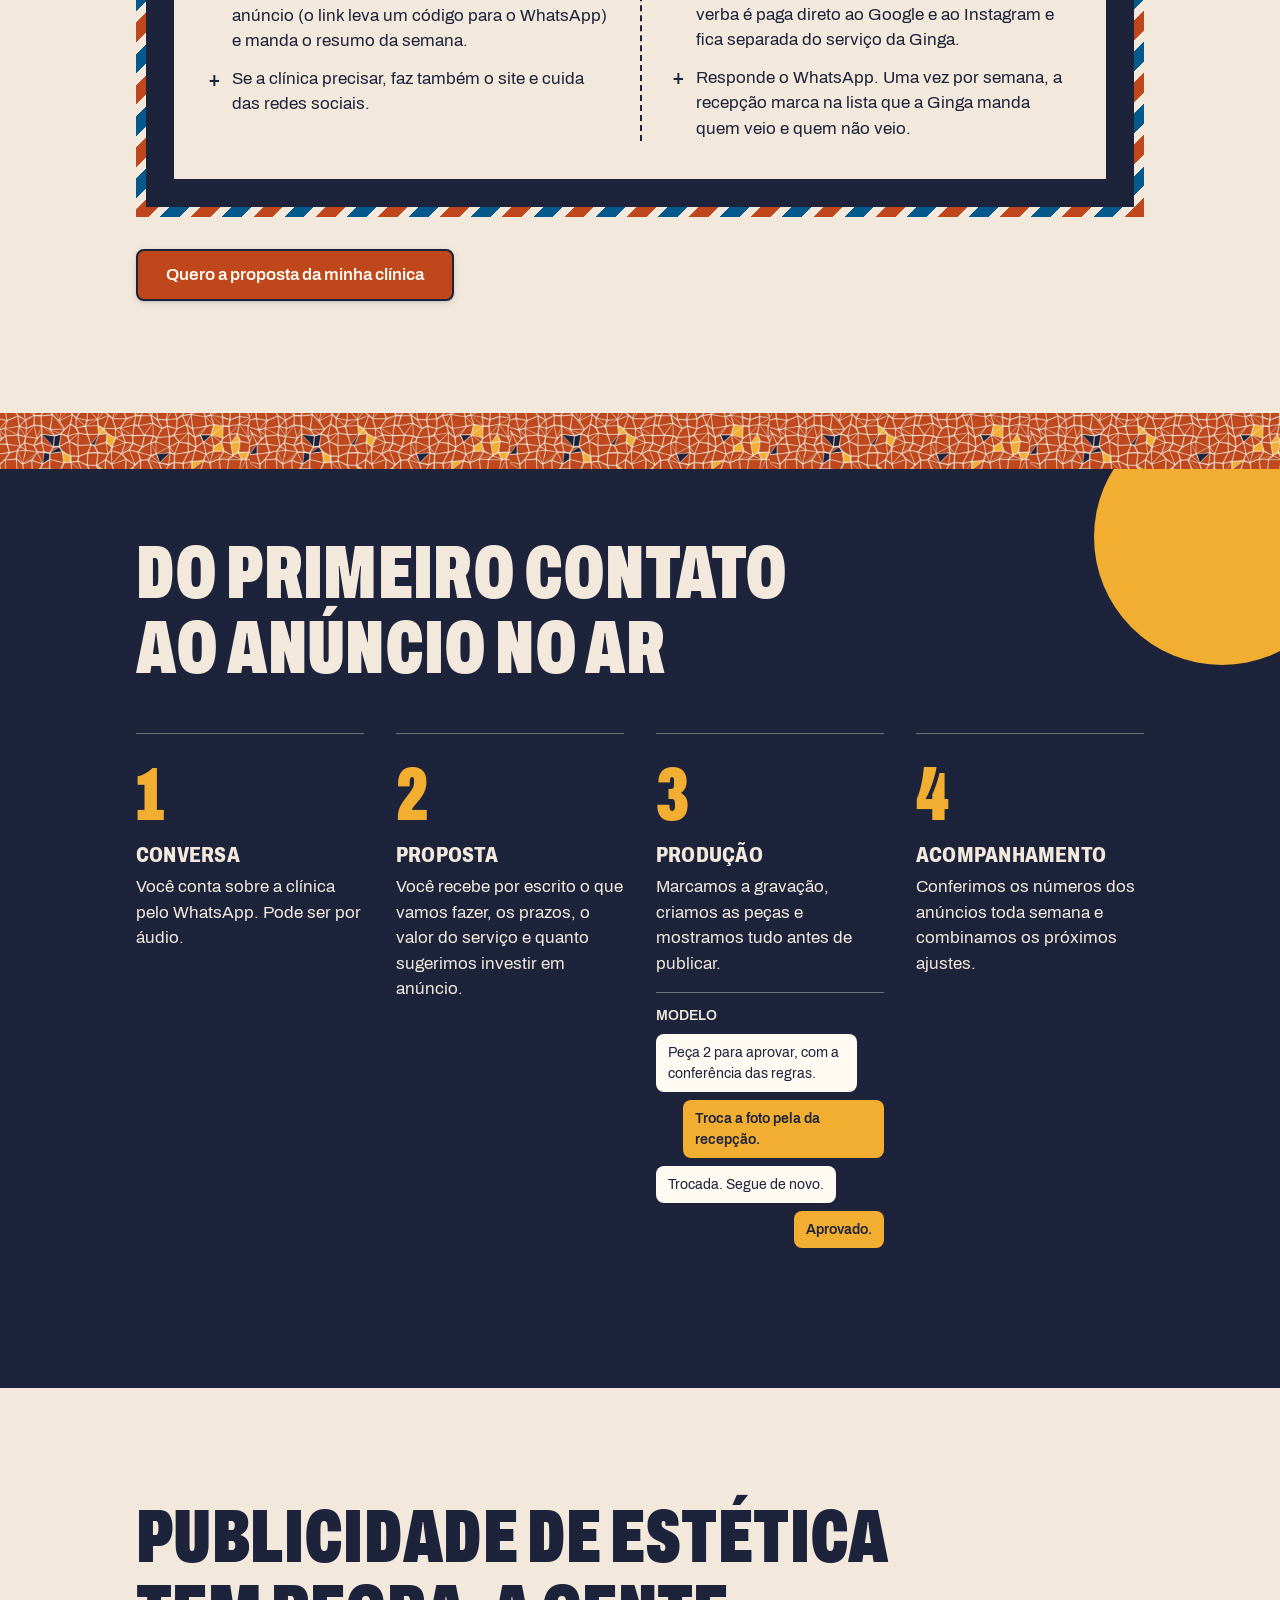
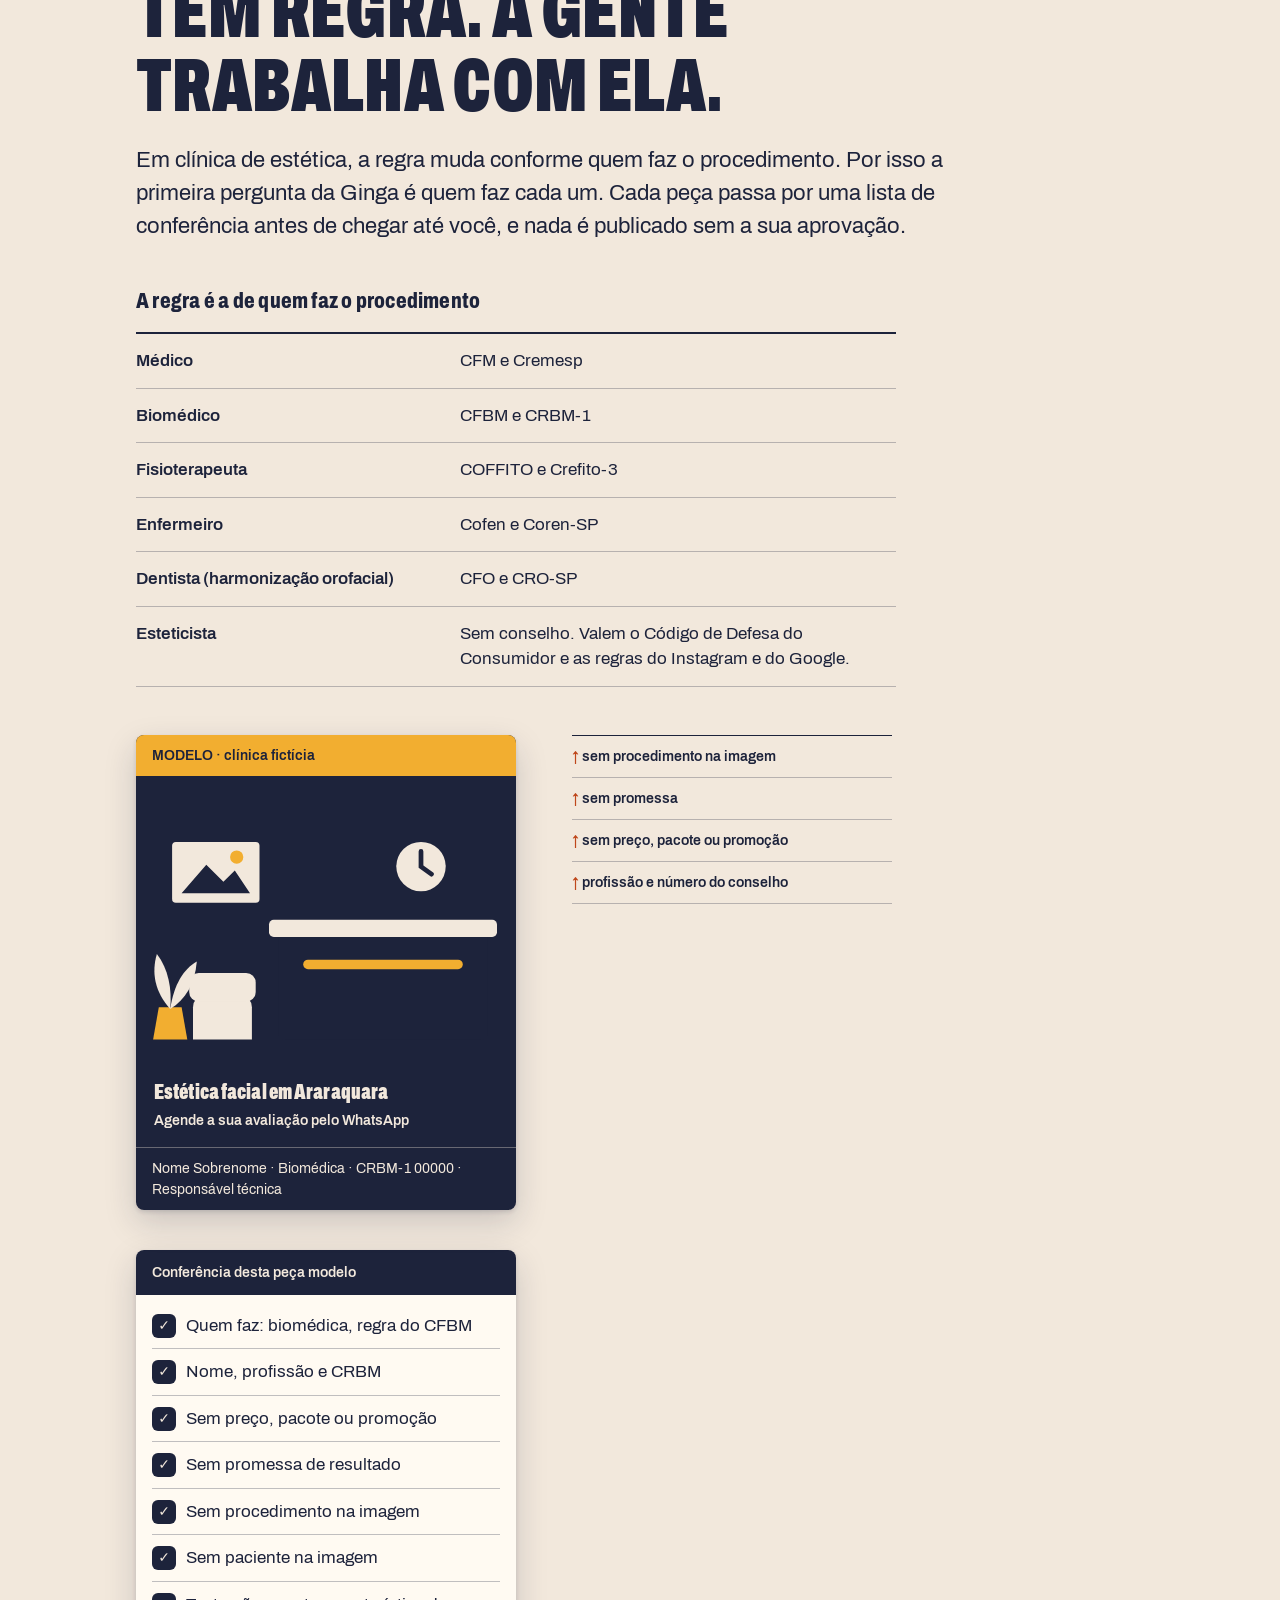
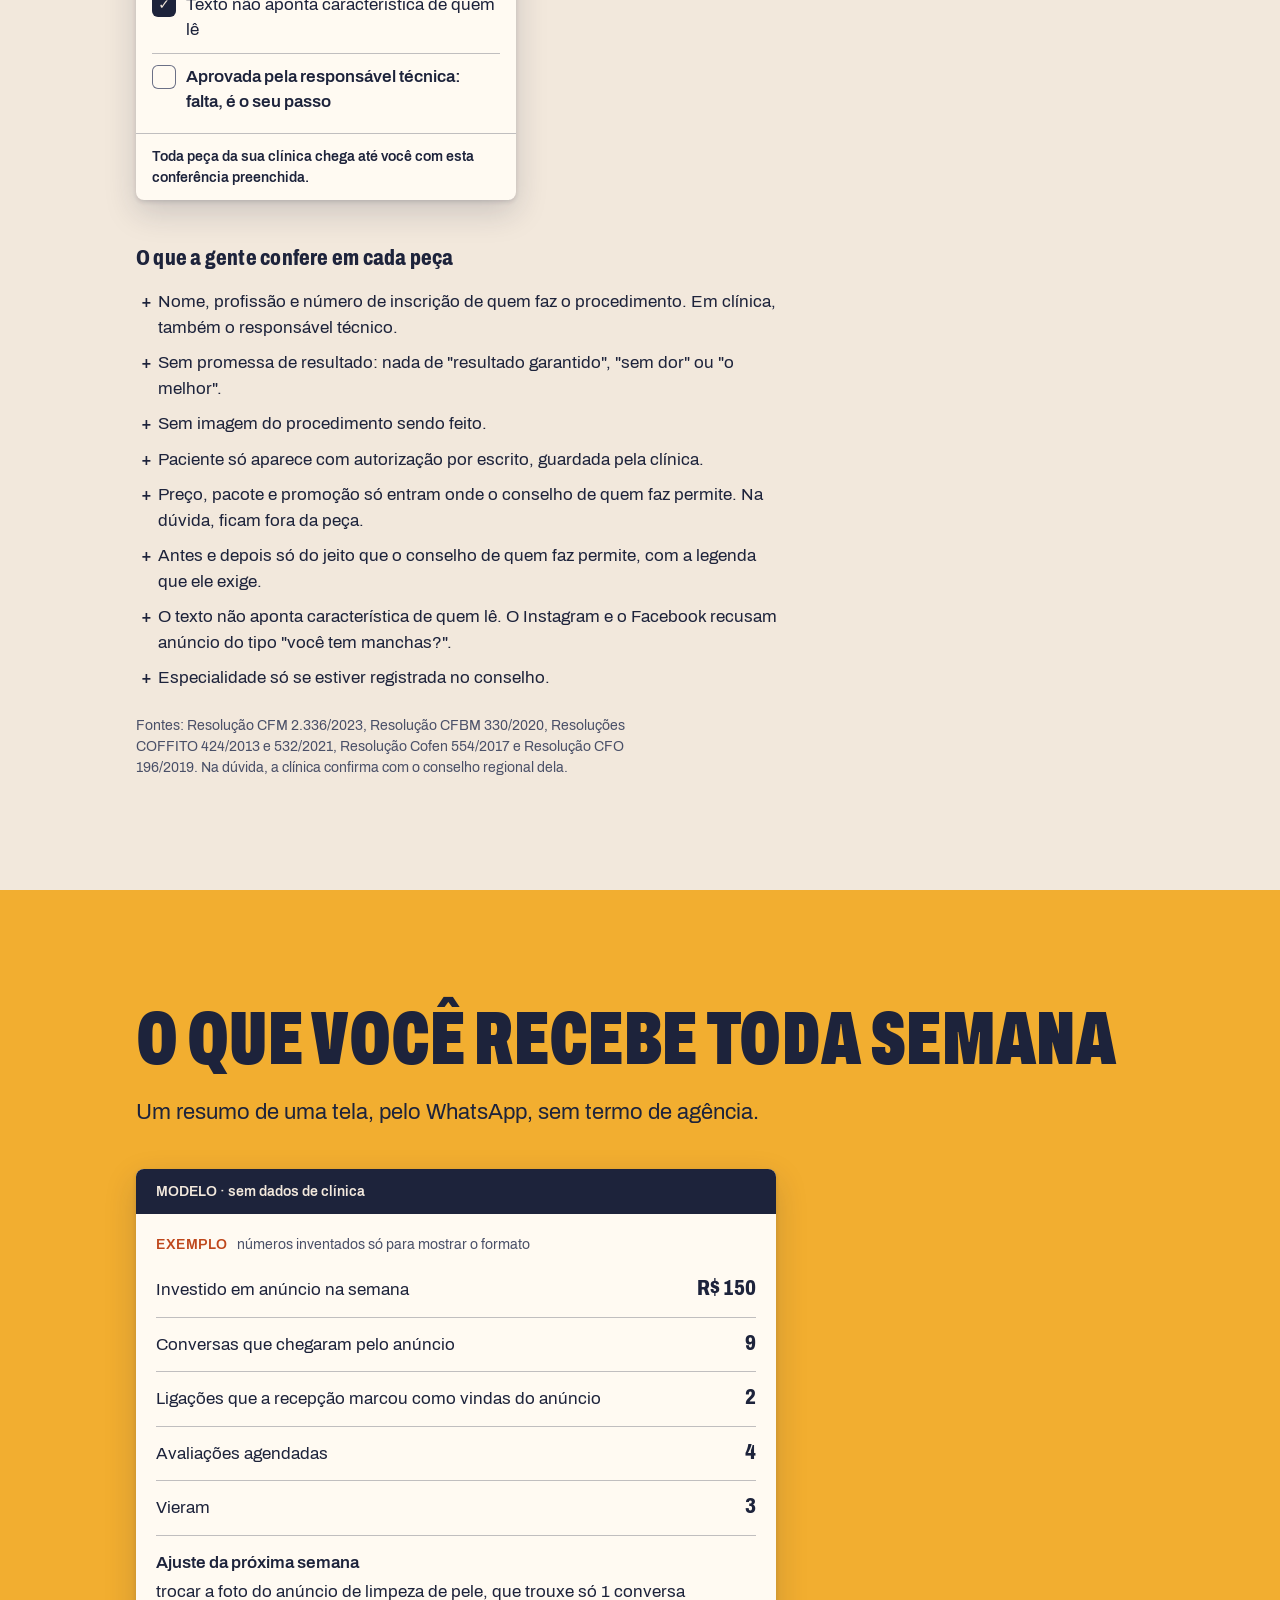
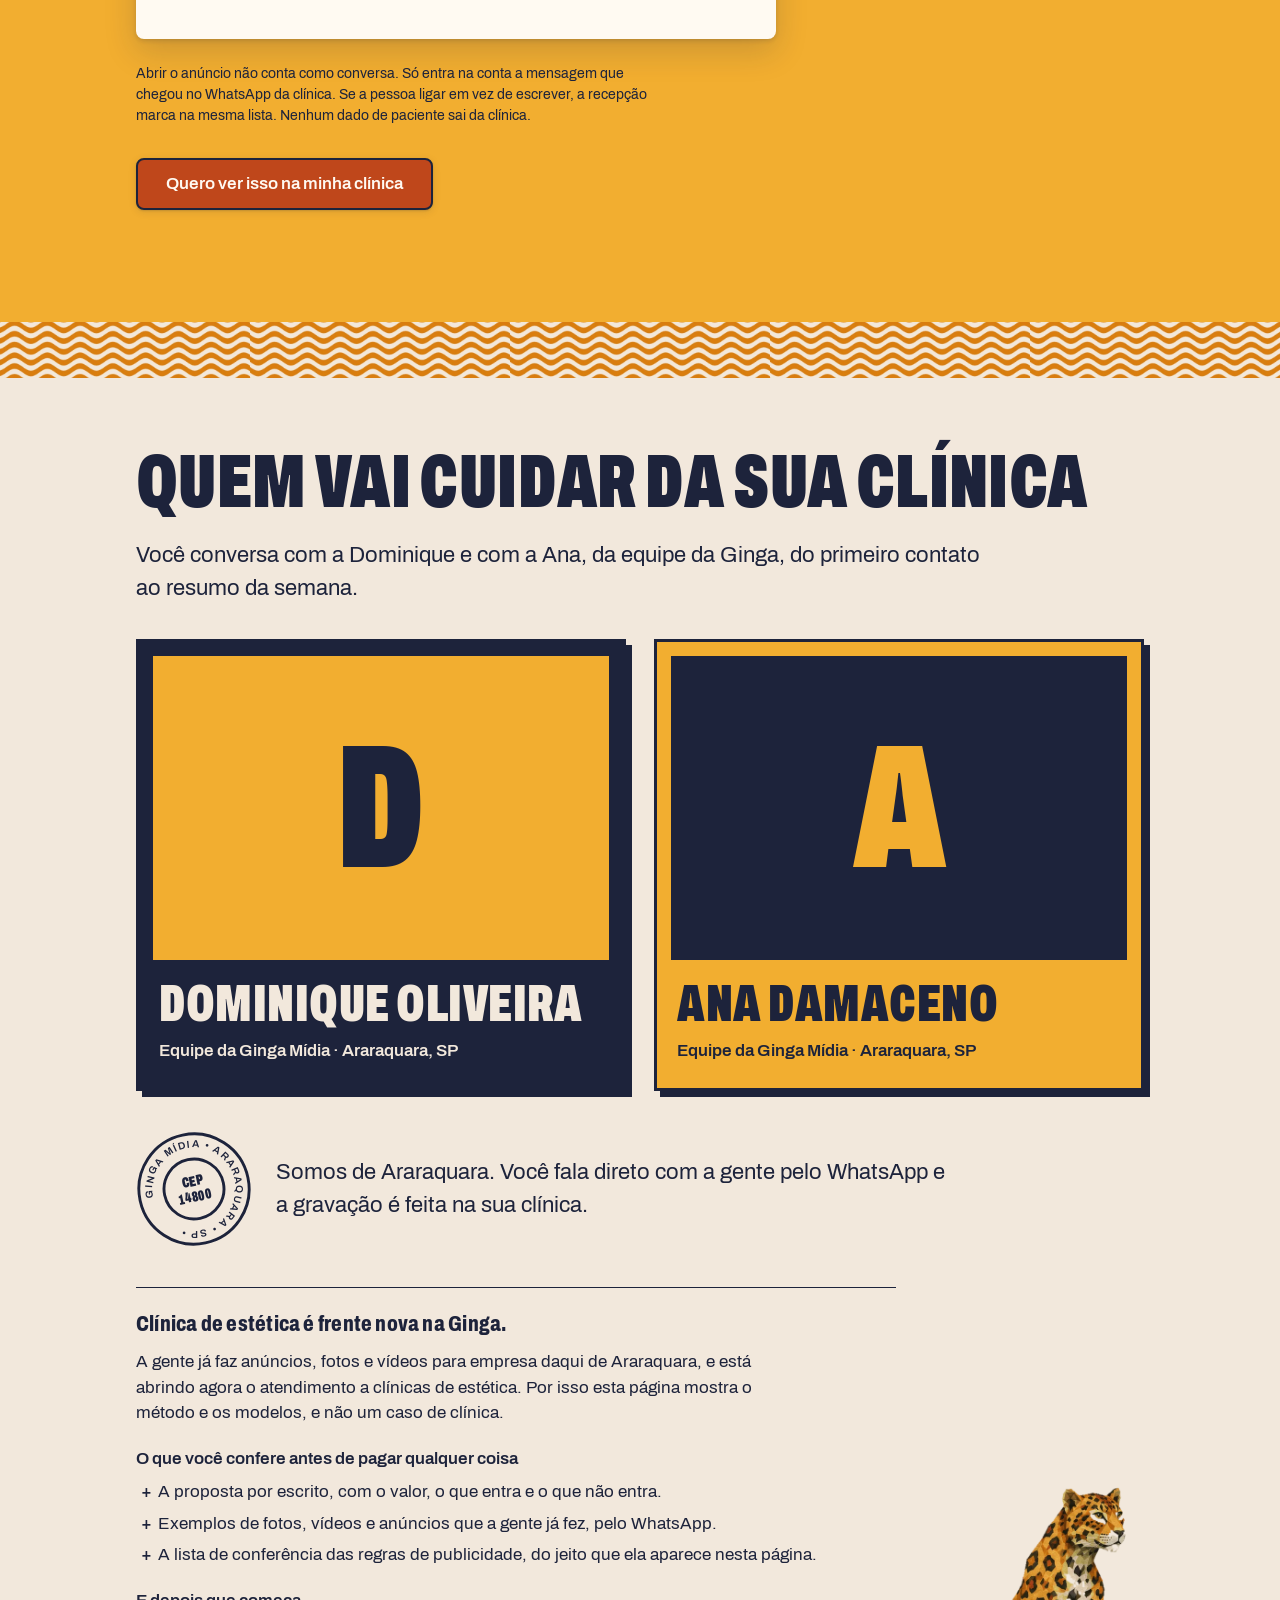
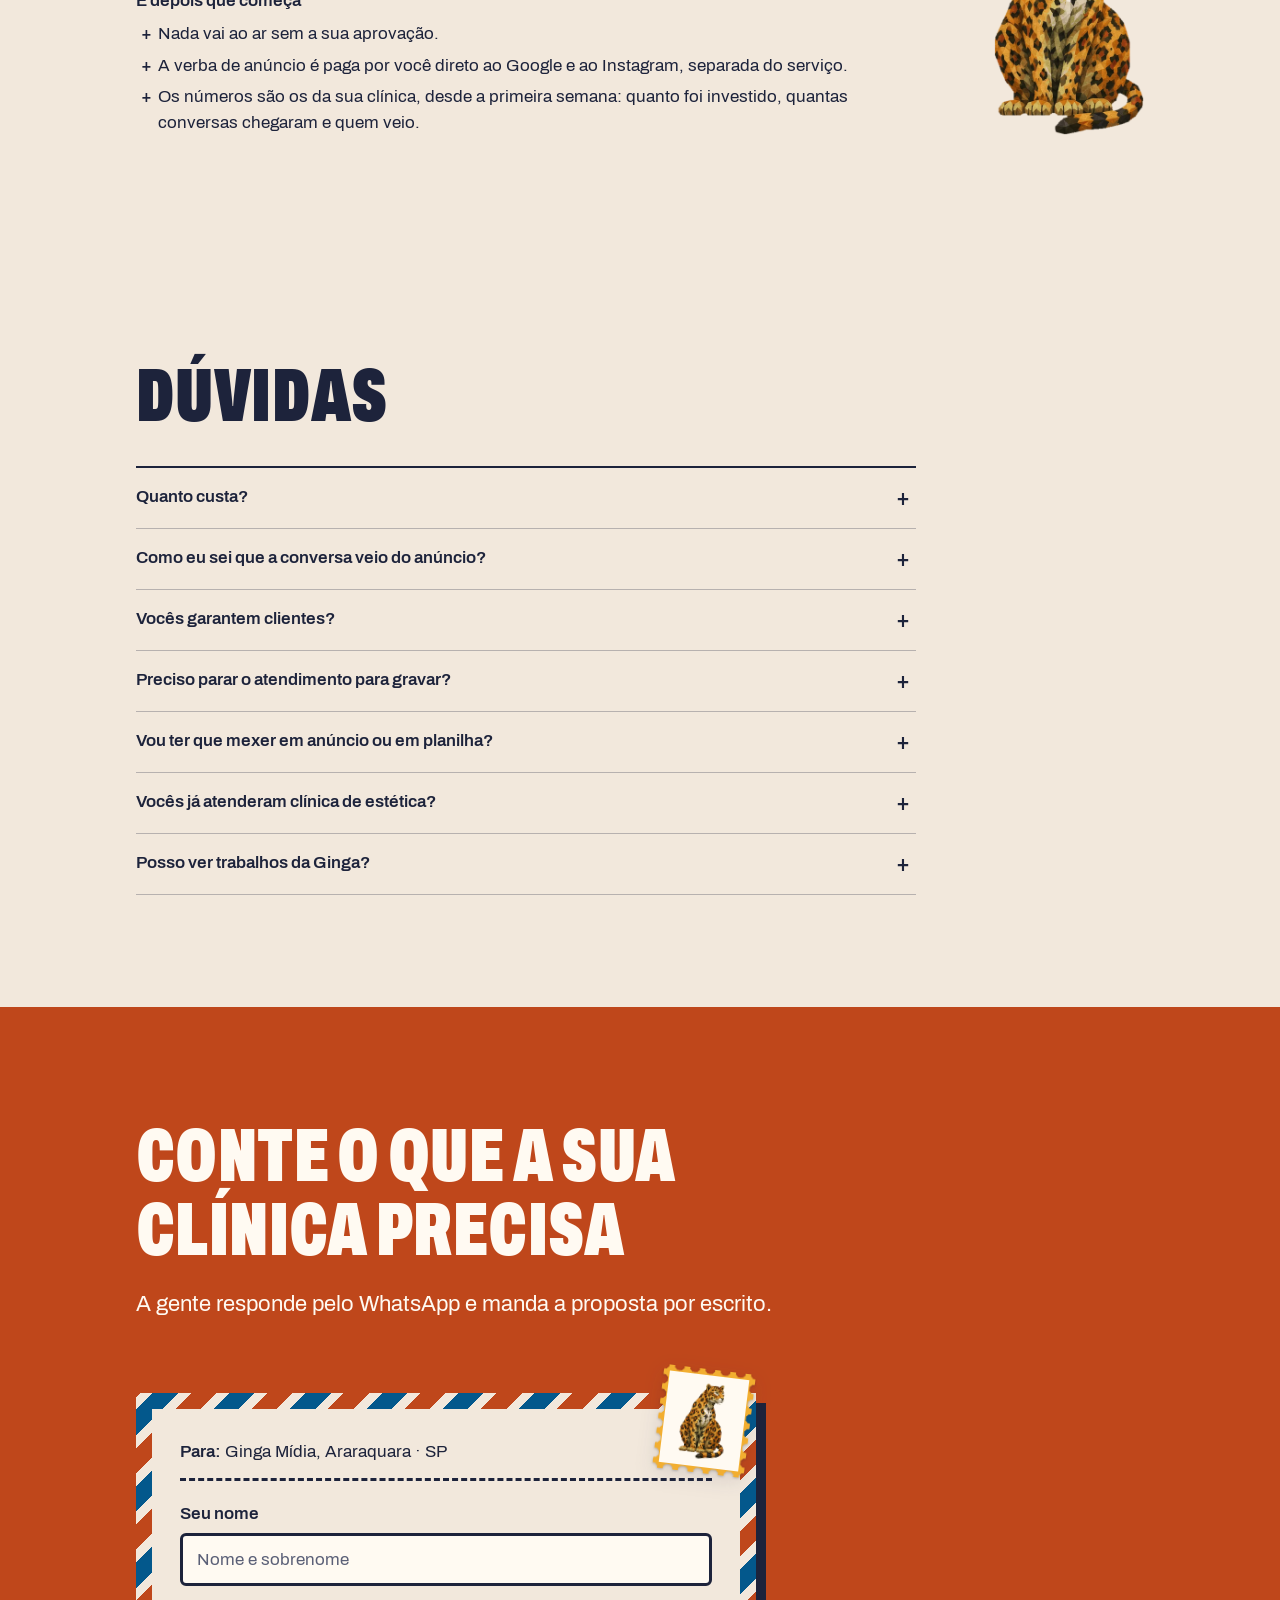
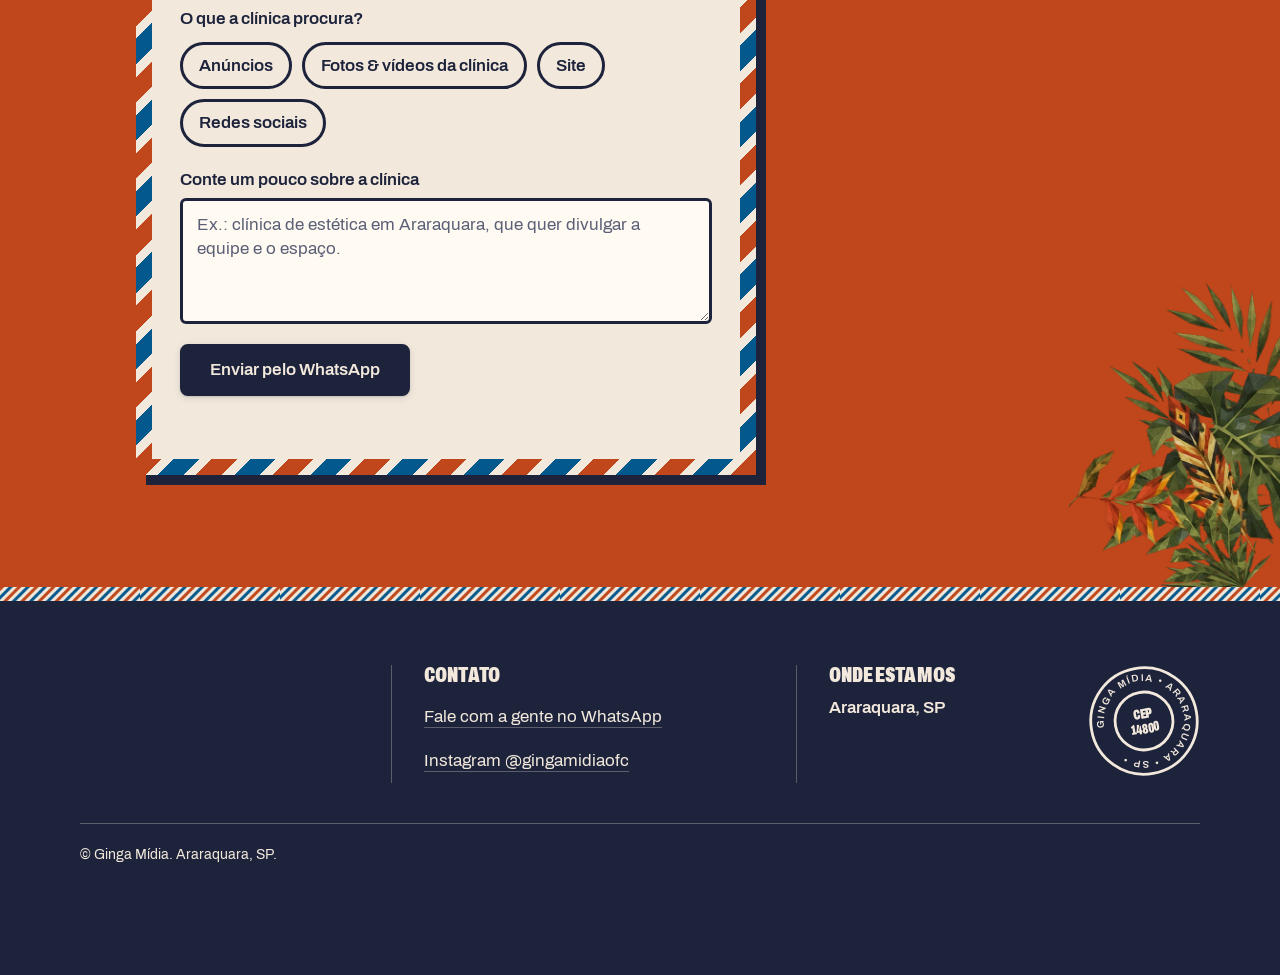
<file: estetica/index.html>
<!DOCTYPE html>
<html lang="pt-BR">
<head>
    <meta charset="UTF-8">
    <meta http-equiv="Content-Security-Policy" content="default-src 'self'; script-src 'self'; style-src 'self'; font-src 'self'; img-src 'self' data:; connect-src 'none'; object-src 'none'; base-uri 'none'; form-action 'none'">
    <meta name="referrer" content="strict-origin-when-cross-origin">
    <meta name="viewport" content="width=device-width, initial-scale=1.0">

    <title>Anúncios, fotos e vídeos para clínica de estética em Araraquara | Ginga Mídia</title>
    <meta name="description" content="Anúncios no Google e no Instagram, fotos e vídeos para clínica de estética em Araraquara. A Ginga grava na clínica, mostra cada peça antes de publicar e manda a proposta por escrito pelo WhatsApp.">

    <meta property="og:type" content="website">
    <meta property="og:locale" content="pt_BR">
    <meta property="og:title" content="Anúncios, fotos e vídeos para clínica de estética em Araraquara | Ginga Mídia">
    <meta property="og:description" content="A Ginga grava na sua clínica, cuida dos anúncios e mostra cada peça para você aprovar antes de publicar. Peça a proposta por escrito pelo WhatsApp.">
    <meta property="og:image" content="https://gingamidia.com/Imagens/Logo.png">
    <meta property="og:url" content="https://gingamidia.com/estetica/">
    <link rel="canonical" href="https://gingamidia.com/estetica/">
    <meta name="theme-color" content="#F2E8DC">

    <link rel="icon" type="image/png" sizes="32x32" href="../Imagens/Favicon-onca-32.png">
    <link rel="icon" type="image/png" sizes="192x192" href="../Imagens/Favicon-onca-192.png">
    <link rel="apple-touch-icon" href="../Imagens/Favicon-onca-192.png">

    <link rel="stylesheet" href="../estilo/cores.css">
    <link rel="stylesheet" href="../estilo/fontes.css">
    <link rel="preload" href="../estilo/fontes/Archivo-Regular.woff2" as="font" type="font/woff2" crossorigin>
    <link rel="preload" href="../estilo/fontes/ArchivoCondensed-ExtraBold.woff2" as="font" type="font/woff2" crossorigin>
    <link rel="stylesheet" href="../estilo/landing.css">
    <link rel="stylesheet" href="estilo.css">
    <link rel="stylesheet" href="../estilo/rodape.css">
</head>
<body>

    <a class="pular" href="#conteudo">Pular para o conteúdo</a>

    <!-- #1 · TOPO -->
    <header class="topo">
        <div class="logo">
            <img src="../Imagens/Logo-azul-escuro.webp" alt="Ginga Mídia" width="900" height="398">
            <span class="divisoria" aria-hidden="true"></span>
            <p class="logo-cidade">Araraquara, SP</p>
        </div>
    </header>

    <main id="conteudo">

        <section class="hero" aria-labelledby="titulo-hero" data-cor-whats="azul-escuro">
            <h1 id="titulo-hero" class="hero-titulo">Anúncios, fotos e vídeos para a sua clínica de estética</h1>
            <p class="hero-apoio">A Ginga Mídia é de Araraquara. Gravamos na sua clínica, cuidamos dos anúncios no Google e no Instagram e mostramos cada peça para você aprovar antes de publicar.</p>
            <a class="botao zap" href="https://wa.me/5516996076565?text=Ol%C3%A1%21%20Tenho%20uma%20cl%C3%ADnica%20de%20est%C3%A9tica%20e%20quero%20uma%20proposta%20da%20Ginga.%20%28c%C3%B3digo%20estetica%29" target="_blank" rel="noopener">Pedir proposta pelo WhatsApp</a>
            <p class="hero-linha">Você conta o que a clínica precisa e recebe a proposta por escrito, com o valor do serviço e a verba de anúncio separados. Pedir a proposta não custa nada. Se você gostar, aí sim a gente começa.</p>
        </section>

        <!-- #2 · O QUE VAI NA PROPOSTA (elemento ousado: envelope de correio aéreo) -->
        <section class="secao proposta" aria-labelledby="titulo-proposta">
            <h2 id="titulo-proposta" class="titulo">Quem faz o quê, por escrito</h2>

            <div class="envelope">
                <div class="envelope-aba" aria-hidden="true"></div>
                <div class="envelope-corpo">
                    <div class="folha">
                        <div class="lista-lado">
                            <div class="selo-imagem"><img src="../Imagens/Fotos%20dos%20selos/estetica-gravacao-celular.webp" alt="Celular em um tripé com luz de apoio gravando um vídeo de beleza, enquanto uma mão faz um gesto em primeiro plano" width="1200" height="743" loading="lazy"></div>
                            <h3 class="lista-titulo">A Ginga faz</h3>
                            <ul>
                                <li>Planeja o roteiro com você e grava fotos e vídeos na clínica, em horário combinado.</li>
                                <li>Cria os anúncios no Google e no Instagram: público, imagens e textos.</li>
                                <li>Acompanha os anúncios toda semana e combina os ajustes com você.</li>
                                <li>Reconhece as conversas que chegam pelo anúncio (o link leva um código para o WhatsApp) e manda o resumo da semana.</li>
                                <li>Se a clínica precisar, faz também o site e cuida das redes sociais.</li>
                            </ul>
                        </div>
                        <div class="lista-lado lista-clinica">
                            <div class="selo-imagem"><img src="../Imagens/Fotos%20dos%20selos/estetica-procedimento.webp" alt="Esteticista aplicando um procedimento facial com aparelho em uma paciente deitada, em uma clínica de estética" width="1200" height="750" loading="lazy"></div>
                            <h3 class="lista-titulo">A clínica faz</h3>
                            <ul>
                                <li>Conta quais procedimentos quer divulgar e quem faz cada um.</li>
                                <li>Recebe a equipe para a gravação.</li>
                                <li>Aprova cada peça antes de publicar, por uma mensagem no WhatsApp: "aprovado" ou o ajuste que você quer, pode ser por áudio.</li>
                                <li>Define quanto quer investir em anúncio. Essa verba é paga direto ao Google e ao Instagram e fica separada do serviço da Ginga.</li>
                                <li>Responde o WhatsApp. Uma vez por semana, a recepção marca na lista que a Ginga manda quem veio e quem não veio.</li>
                            </ul>
                        </div>
                    </div>
                </div>
            </div>

            <a class="botao zap" href="https://wa.me/5516996076565?text=Ol%C3%A1%21%20Tenho%20uma%20cl%C3%ADnica%20de%20est%C3%A9tica%20e%20quero%20uma%20proposta%20da%20Ginga.%20%28c%C3%B3digo%20estetica%29" target="_blank" rel="noopener">Quero a proposta da minha clínica</a>
        </section>

        <!-- #3 · COMO FUNCIONA -->
        <section class="secao passos" aria-labelledby="titulo-passos" data-cor-whats="amarelo">
            <h2 id="titulo-passos" class="titulo">Do primeiro contato ao anúncio no ar</h2>
            <ol class="passos-lista">
                <li><span class="passo-numero" aria-hidden="true">1</span><div><h3>Conversa</h3><p>Você conta sobre a clínica pelo WhatsApp. Pode ser por áudio.</p></div></li>
                <li><span class="passo-numero" aria-hidden="true">2</span><div><h3>Proposta</h3><p>Você recebe por escrito o que vamos fazer, os prazos, o valor do serviço e quanto sugerimos investir em anúncio.</p></div></li>
                <li><span class="passo-numero" aria-hidden="true">3</span><div><h3>Produção</h3><p>Marcamos a gravação, criamos as peças e mostramos tudo antes de publicar.</p>
                    <div class="conversa" role="img" aria-label="Modelo de conversa de aprovação. Ginga: Peça 2 para aprovar, com a conferência das regras. Clínica: Troca a foto pela da recepção. Ginga: Trocada. Segue de novo. Clínica: Aprovado.">
                        <p class="conversa-faixa" aria-hidden="true">MODELO</p>
                        <p class="fala fala-ginga" aria-hidden="true">Peça 2 para aprovar, com a conferência das regras.</p>
                        <p class="fala fala-clinica" aria-hidden="true">Troca a foto pela da recepção.</p>
                        <p class="fala fala-ginga" aria-hidden="true">Trocada. Segue de novo.</p>
                        <p class="fala fala-clinica" aria-hidden="true">Aprovado.</p>
                    </div></div></li>
                <li><span class="passo-numero" aria-hidden="true">4</span><div><h3>Acompanhamento</h3><p>Conferimos os números dos anúncios toda semana e combinamos os próximos ajustes.</p></div></li>
            </ol>
        </section>

        <!-- #4 · REGRAS DO CONSELHO E MODELO DE PEÇA -->
        <section class="secao regras" aria-labelledby="titulo-regras">
            <h2 id="titulo-regras" class="titulo">Publicidade de estética tem regra. A gente trabalha com ela.</h2>
            <p class="texto-largo">Em clínica de estética, a regra muda conforme quem faz o procedimento. Por isso a primeira pergunta da Ginga é quem faz cada um. Cada peça passa por uma lista de conferência antes de chegar até você, e nada é publicado sem a sua aprovação.</p>

            <h3 class="subtitulo">A regra é a de quem faz o procedimento</h3>
            <dl class="conselhos">
                <div><dt>Médico</dt><dd>CFM e Cremesp</dd></div>
                <div><dt>Biomédico</dt><dd>CFBM e CRBM-1</dd></div>
                <div><dt>Fisioterapeuta</dt><dd>COFFITO e Crefito-3</dd></div>
                <div><dt>Enfermeiro</dt><dd>Cofen e Coren-SP</dd></div>
                <div><dt>Dentista (harmonização orofacial)</dt><dd>CFO e CRO-SP</dd></div>
                <div><dt>Esteticista</dt><dd>Sem conselho. Valem o Código de Defesa do Consumidor e as regras do Instagram e do Google.</dd></div>
            </dl>

            <figure class="modelo">
                <div class="peca" role="img" aria-label="Modelo de anúncio para uma clínica fictícia: desenho de uma recepção, com o texto Estética facial em Araraquara, agende a sua avaliação pelo WhatsApp, e embaixo o nome da profissional, a profissão, o número do CRBM e a responsável técnica.">
                    <p class="peca-faixa" aria-hidden="true">MODELO · clínica fictícia</p>
                    <svg class="peca-desenho" viewBox="0 0 400 230" aria-hidden="true" focusable="false">
                        <!-- recepção desenhada em cores chapadas: quadro, relógio, planta, balcão e cadeira -->
                        <rect x="38" y="22" width="92" height="64" rx="4" fill="#F2E8DC"/>
                        <path d="M48 76 L74 46 L92 64 L104 52 L120 76 Z" fill="#1D233B"/>
                        <circle cx="106" cy="38" r="7" fill="#F2AE30"/>
                        <circle cx="300" cy="48" r="26" fill="#F2E8DC"/>
                        <path d="M300 32 V48 L311 56" fill="none" stroke="#1D233B" stroke-width="5" stroke-linecap="round"/>
                        <rect x="150" y="116" width="220" height="114" rx="6" fill="#1D233B"/>
                        <rect x="140" y="104" width="240" height="18" rx="5" fill="#F2E8DC"/>
                        <rect x="176" y="146" width="168" height="10" rx="5" fill="#F2AE30"/>
                        <path d="M60 230 V196 Q60 186 70 186 H112 Q122 186 122 196 V230 Z" fill="#F2E8DC"/>
                        <rect x="56" y="160" width="70" height="30" rx="10" fill="#F2E8DC"/>
                        <path d="M18 230 L24 196 H48 L54 230 Z" fill="#F2AE30"/>
                        <path d="M36 198 C20 180 16 160 22 140 C34 156 38 176 36 198 Z" fill="#F2E8DC"/>
                        <path d="M36 198 C40 172 50 156 64 148 C62 172 52 188 36 198 Z" fill="#F2E8DC"/>
                    </svg>
                    <div class="peca-texto">
                        <p class="peca-chamada">Estética facial em Araraquara</p>
                        <p class="peca-acao">Agende a sua avaliação pelo WhatsApp</p>
                    </div>
                    <p class="peca-rodape">Nome Sobrenome · Biomédica · CRBM-1 00000 · Responsável técnica</p>
                </div>
                <figcaption>
                    <ul class="anotacoes">
                        <li class="anota-desenho">sem procedimento na imagem</li>
                        <li class="anota-chamada">sem promessa</li>
                        <li class="anota-acao">sem preço, pacote ou promoção</li>
                        <li class="anota-rodape">profissão e número do conselho</li>
                    </ul>
                </figcaption>
            </figure>

            <div class="conferida">
                <p class="conferida-faixa">Conferência desta peça modelo</p>
                <ul>
                    <li>Quem faz: biomédica, regra do CFBM</li>
                    <li>Nome, profissão e CRBM</li>
                    <li>Sem preço, pacote ou promoção</li>
                    <li>Sem promessa de resultado</li>
                    <li>Sem procedimento na imagem</li>
                    <li>Sem paciente na imagem</li>
                    <li>Texto não aponta característica de quem lê</li>
                    <li class="falta">Aprovada pela responsável técnica: falta, é o seu passo</li>
                </ul>
                <p class="conferida-linha">Toda peça da sua clínica chega até você com esta conferência preenchida.</p>
            </div>

            <h3 class="subtitulo">O que a gente confere em cada peça</h3>
            <ul class="lista-confere">
                <li>Nome, profissão e número de inscrição de quem faz o procedimento. Em clínica, também o responsável técnico.</li>
                <li>Sem promessa de resultado: nada de "resultado garantido", "sem dor" ou "o melhor".</li>
                <li>Sem imagem do procedimento sendo feito.</li>
                <li>Paciente só aparece com autorização por escrito, guardada pela clínica.</li>
                <li>Preço, pacote e promoção só entram onde o conselho de quem faz permite. Na dúvida, ficam fora da peça.</li>
                <li>Antes e depois só do jeito que o conselho de quem faz permite, com a legenda que ele exige.</li>
                <li>O texto não aponta característica de quem lê. O Instagram e o Facebook recusam anúncio do tipo "você tem manchas?".</li>
                <li>Especialidade só se estiver registrada no conselho.</li>
            </ul>
            <p class="linha-pequena">Fontes: Resolução CFM 2.336/2023, Resolução CFBM 330/2020, Resoluções COFFITO 424/2013 e 532/2021, Resolução Cofen 554/2017 e Resolução CFO 196/2019. Na dúvida, a clínica confirma com o conselho regional dela.</p>
        </section>

        <!-- #5 · O RESUMO DA SEMANA -->
        <section class="secao resumo" aria-labelledby="titulo-resumo" data-cor-whats="azul-escuro">
            <h2 id="titulo-resumo" class="titulo">O que você recebe toda semana</h2>
            <p class="texto-largo">Um resumo de uma tela, pelo WhatsApp, sem termo de agência.</p>

            <div class="folha-resumo">
                <p class="folha-faixa">MODELO · sem dados de clínica</p>
                <p class="carimbo-exemplo"><strong>EXEMPLO</strong> números inventados só para mostrar o formato</p>
                <dl class="resumo-linhas">
                    <div><dt>Investido em anúncio na semana</dt><dd>R$ 150</dd></div>
                    <div><dt>Conversas que chegaram pelo anúncio</dt><dd>9</dd></div>
                    <div><dt>Ligações que a recepção marcou como vindas do anúncio</dt><dd>2</dd></div>
                    <div><dt>Avaliações agendadas</dt><dd>4</dd></div>
                    <div><dt>Vieram</dt><dd>3</dd></div>
                    <div class="resumo-ajuste"><dt>Ajuste da próxima semana</dt><dd>trocar a foto do anúncio de limpeza de pele, que trouxe só 1 conversa</dd></div>
                </dl>
            </div>

            <p class="linha-pequena">Abrir o anúncio não conta como conversa. Só entra na conta a mensagem que chegou no WhatsApp da clínica. Se a pessoa ligar em vez de escrever, a recepção marca na mesma lista. Nenhum dado de paciente sai da clínica.</p>
            <a class="botao zap" href="https://wa.me/5516996076565?text=Ol%C3%A1%21%20Tenho%20uma%20cl%C3%ADnica%20de%20est%C3%A9tica%20e%20quero%20uma%20proposta%20da%20Ginga.%20%28c%C3%B3digo%20estetica%29" target="_blank" rel="noopener">Quero ver isso na minha clínica</a>
        </section>

        <!-- #6 · QUEM ATENDE -->
        <section class="secao equipe" aria-labelledby="titulo-equipe">
            <h2 id="titulo-equipe" class="titulo">Quem vai cuidar da sua clínica</h2>

            <p class="texto-largo">Você conversa com a Dominique e com a Ana, da equipe da Ginga, do primeiro contato ao resumo da semana.</p>

            <!-- Fichas da equipe: as duas no mesmo nível, sem cargo.
                 Quando a foto chegar, troque o bloco da inicial por
                 <figure class="ficha-time-foto"><img src="../Imagens/Equipe/dominique.webp" alt="Dominique Oliveira" width="800" height="1000" loading="lazy"></figure>
                 e a frase entra logo abaixo de .ficha-time-equipe, em <p class="ficha-time-frase">. -->
            <ul class="time">
                <li class="ficha-time ficha-time-azul">
                    <div class="ficha-time-inicial" aria-hidden="true">D</div>
                    <div class="ficha-time-texto">
                        <h3 class="ficha-time-nome">Dominique Oliveira</h3>
                        <p class="ficha-time-equipe">Equipe da Ginga Mídia · Araraquara, SP</p>
                    </div>
                </li>
                <li class="ficha-time ficha-time-amarela">
                    <div class="ficha-time-inicial" aria-hidden="true">A</div>
                    <div class="ficha-time-texto">
                        <h3 class="ficha-time-nome">Ana Damaceno</h3>
                        <p class="ficha-time-equipe">Equipe da Ginga Mídia · Araraquara, SP</p>
                    </div>
                </li>
            </ul>

            <div class="equipe-linha">
                <svg class="carimbo" viewBox="0 0 120 120" aria-hidden="true" focusable="false">
                    <defs><path id="circuloCarimbo" d="M60,60 m-43,0 a43,43 0 1,1 86,0 a43,43 0 1,1 -86,0"/></defs>
                    <circle cx="60" cy="60" r="57" class="carimbo-fundo"/>
                    <circle cx="60" cy="60" r="31" class="carimbo-linha"/>
                    <text class="carimbo-texto"><textPath href="#circuloCarimbo">GINGA MÍDIA • ARARAQUARA • SP •</textPath></text>
                    <text class="carimbo-centro" x="60" y="57" text-anchor="middle">CEP</text>
                    <text class="carimbo-centro" x="60" y="73" text-anchor="middle">14800</text>
                </svg>
                <p class="equipe-local">Somos de Araraquara. Você fala direto com a gente pelo WhatsApp e a gravação é feita na sua clínica.</p>
            </div>

            <div class="caixa-frente">
                <p class="caixa-titulo">Clínica de estética é frente nova na Ginga.</p>
                <p>A gente já faz anúncios, fotos e vídeos para empresa daqui de Araraquara, e está abrindo agora o atendimento a clínicas de estética. Por isso esta página mostra o método e os modelos, e não um caso de clínica.</p>
                <p class="caixa-sub">O que você confere antes de pagar qualquer coisa</p>
                <ul>
                    <li>A proposta por escrito, com o valor, o que entra e o que não entra.</li>
                    <li>Exemplos de fotos, vídeos e anúncios que a gente já fez, pelo WhatsApp.</li>
                    <li>A lista de conferência das regras de publicidade, do jeito que ela aparece nesta página.</li>
                </ul>
                <p class="caixa-sub">E depois que começa</p>
                <ul>
                    <li>Nada vai ao ar sem a sua aprovação.</li>
                    <li>A verba de anúncio é paga por você direto ao Google e ao Instagram, separada do serviço.</li>
                    <li>Os números são os da sua clínica, desde a primeira semana: quanto foi investido, quantas conversas chegaram e quem veio.</li>
                </ul>
            </div>
        </section>

        <!-- #7 · DÚVIDAS -->
        <section class="secao duvidas" aria-labelledby="titulo-duvidas">
            <h2 id="titulo-duvidas" class="titulo">Dúvidas</h2>
            <div class="duvidas-lista">
                <details>
                    <summary>Quanto custa?</summary>
                    <p>Depende do que a clínica precisa: só anúncio, anúncio com gravação, ou também site e redes. Você recebe a proposta por escrito, com o valor do serviço e a verba sugerida de anúncio separados, antes de decidir. Pedir a proposta não custa nada e não te obriga a nada.</p>
                </details>
                <details>
                    <summary>Como eu sei que a conversa veio do anúncio?</summary>
                    <p>O link do anúncio abre o WhatsApp da clínica com um código na mensagem. A Ginga conta as mensagens com esse código e manda a lista. A recepção só marca quem veio.</p>
                </details>
                <details>
                    <summary>Vocês garantem clientes?</summary>
                    <p>Não prometemos número de clientes. Combinamos como reconhecer as conversas que chegam pelo anúncio, e a clínica confirma quais viraram atendimento.</p>
                </details>
                <details>
                    <summary>Preciso parar o atendimento para gravar?</summary>
                    <p>Não. A gravação é marcada num horário que não atrapalha a agenda.</p>
                </details>
                <details>
                    <summary>Vou ter que mexer em anúncio ou em planilha?</summary>
                    <p>Não. A Ginga cuida dos anúncios e do resumo. A clínica aprova as peças pelo WhatsApp e marca na lista da semana quem veio.</p>
                </details>
                <details>
                    <summary>Vocês já atenderam clínica de estética?</summary>
                    <p>Ainda não. A Ginga já faz anúncios, fotos e vídeos para empresa de Araraquara e está começando agora com clínicas de estética. Por isso você vê a proposta, os exemplos e a conferência das regras antes de pagar, e acompanha os números da sua clínica toda semana.</p>
                </details>
                <details>
                    <summary>Posso ver trabalhos da Ginga?</summary>
                    <p>Pode. Peça pelo WhatsApp e a gente manda exemplos de fotos, vídeos e anúncios feitos para empresa de Araraquara.</p>
                </details>
            </div>
        </section>

        <!-- #8 · CHAMADA FINAL -->
        <section class="secao final" aria-labelledby="titulo-final" data-cor-whats="papel">
            <h2 id="titulo-final" class="titulo">Conte o que a sua clínica precisa</h2>
            <p class="texto-largo">A gente responde pelo WhatsApp e manda a proposta por escrito.</p>
            <div class="final-carta">
                <form class="formulario" id="formContato" data-origem="página de clínicas de estética" data-codigo="estetica" novalidate>
                    <div class="selo-colado" aria-hidden="true">
                        <div class="selo-face"><img src="../Imagens/Onca-ginga.webp" alt="" width="326" height="540"></div>
                    </div>
                    <p class="envelope-para"><strong>Para:</strong> Ginga Mídia, Araraquara · SP</p>

                    <label for="nome">Seu nome</label>
                    <input type="text" id="nome" name="nome" placeholder="Nome e sobrenome" autocomplete="name" required>

                    <fieldset class="opcoes">
                        <legend>O que a clínica procura?</legend>
                        <label class="opcao"><input type="checkbox" name="servico" value="Anúncios"><span>Anúncios</span></label>
                        <label class="opcao"><input type="checkbox" name="servico" value="Fotos e vídeos da clínica"><span>Fotos &amp; vídeos da clínica</span></label>
                        <label class="opcao"><input type="checkbox" name="servico" value="Site"><span>Site</span></label>
                        <label class="opcao"><input type="checkbox" name="servico" value="Redes sociais"><span>Redes sociais</span></label>
                    </fieldset>

                    <label for="mensagem">Conte um pouco sobre a clínica</label>
                    <textarea id="mensagem" name="mensagem" rows="4" placeholder="Ex.: clínica de estética em Araraquara, que quer divulgar a equipe e o espaço."></textarea>

                    <button type="submit" class="botao botao-escuro">Enviar pelo WhatsApp</button>
                    <p class="form-aviso" id="formAviso" role="status"></p>
                </form>
            </div>
        </section>

    </main>

    <!-- Janela da carta: abre em todo link para o WhatsApp, sem mostrar o número -->
    <dialog class="modal-selo" id="modalSelo" aria-label="Pedir proposta">
        <button class="modal-fechar" id="modalFechar" type="button" aria-label="Fechar">
            <svg viewBox="0 0 24 24" width="22" height="22" aria-hidden="true"><path d="M6 6l12 12M18 6L6 18" stroke="currentColor" stroke-width="3" stroke-linecap="round"/></svg>
        </button>
        <div class="modal-conteudo modal-formulario" id="modalConteudo"></div>
    </dialog>

    <footer class="rodape rodape-enxuto" data-cor-whats="amarelo">
        <div class="rodape-grade">
            <div class="rodape-bloco rodape-marca">
                <img class="rodape-logo" src="../Imagens/Logo-creme.webp" alt="Ginga Mídia" width="900" height="398" loading="lazy">
            </div>
            <div class="rodape-bloco">
                <h2 class="rodape-titulo">Contato</h2>
                <ul class="rodape-lista">
                    <li><a href="https://wa.me/5516996076565?text=Ol%C3%A1%21%20Tenho%20uma%20cl%C3%ADnica%20de%20est%C3%A9tica%20e%20quero%20uma%20proposta%20da%20Ginga.%20%28c%C3%B3digo%20estetica%29" target="_blank" rel="noopener">Fale com a gente no WhatsApp</a></li>
                    <li><a href="https://www.instagram.com/gingamidiaofc/" target="_blank" rel="noopener">Instagram @gingamidiaofc</a></li>
                </ul>
            </div>
            <div class="rodape-bloco rodape-local">
                <div>
                    <h2 class="rodape-titulo">Onde estamos</h2>
                    <p class="rodape-cidade">Araraquara, SP</p>
                </div>
                <svg class="rodape-carimbo" viewBox="0 0 120 120" width="120" height="120" aria-hidden="true" focusable="false">
                    <defs><path id="circuloRodape" d="M60,60 m-43,0 a43,43 0 1,1 86,0 a43,43 0 1,1 -86,0"/></defs>
                    <circle cx="60" cy="60" r="57" class="rodape-carimbo-aro"/>
                    <circle cx="60" cy="60" r="31" class="rodape-carimbo-aro"/>
                    <text class="rodape-carimbo-texto"><textPath href="#circuloRodape">GINGA MÍDIA • ARARAQUARA • SP •</textPath></text>
                    <text class="rodape-carimbo-centro" x="60" y="57" text-anchor="middle">CEP</text>
                    <text class="rodape-carimbo-centro" x="60" y="73" text-anchor="middle">14800</text>
                </svg>
            </div>
        </div>
        <p class="rodape-copy">© Ginga Mídia. Araraquara, SP.</p>
    </footer>

    <a class="whats-flutuante zap" href="https://wa.me/5516996076565?text=Ol%C3%A1%21%20Tenho%20uma%20cl%C3%ADnica%20de%20est%C3%A9tica%20e%20quero%20uma%20proposta%20da%20Ginga.%20%28c%C3%B3digo%20estetica%29" target="_blank" rel="noopener" aria-label="WhatsApp: pedir proposta">
        <svg viewBox="0 0 32 32" width="26" height="26" aria-hidden="true" focusable="false" fill="currentColor">
            <path d="M16.04 3C9.4 3 4 8.4 4 15.03c0 2.12.55 4.19 1.6 6.01L4 29l8.14-1.56a12 12 0 0 0 3.9.65C22.67 28.09 28 22.7 28 16.07 28 9.4 22.67 3 16.04 3Zm0 22.07c-1.2 0-2.38-.24-3.48-.7l-.5-.2-4.83.93.95-4.7-.22-.5a9.04 9.04 0 0 1-1.4-4.87c0-5.02 4.1-9.1 9.14-9.1 5.02 0 9.1 4.1 9.1 9.1 0 5.03-4.1 9.04-9.1 9.04Zm5-6.77c-.27-.14-1.62-.8-1.87-.9-.25-.09-.43-.14-.62.14-.18.27-.7.9-.86 1.08-.16.18-.32.2-.6.07-.27-.14-1.15-.42-2.2-1.35-.8-.72-1.35-1.6-1.5-1.87-.16-.27-.02-.42.12-.55.12-.12.27-.32.4-.48.14-.16.18-.27.27-.45.1-.18.05-.34-.02-.48-.07-.14-.62-1.5-.85-2.05-.22-.54-.45-.46-.62-.47h-.52c-.18 0-.48.07-.73.34-.25.27-.96.94-.96 2.3 0 1.35.98 2.66 1.12 2.84.14.18 1.93 2.95 4.67 4.14.65.28 1.16.45 1.56.58.65.2 1.25.18 1.72.11.52-.08 1.62-.66 1.85-1.3.23-.64.23-1.19.16-1.3-.07-.12-.25-.2-.52-.34Z"/>
        </svg>
        <span>WhatsApp</span>
    </a>

    <script src="script.js"></script>
    <script src="../whats-cor.js"></script>
    <script src="../landing-formulario.js"></script>
</body>
</html>
<!-- Dominique-Oliveira-Claude🤖🧡 · landing page estética · 13/11/2026 -->
</file>
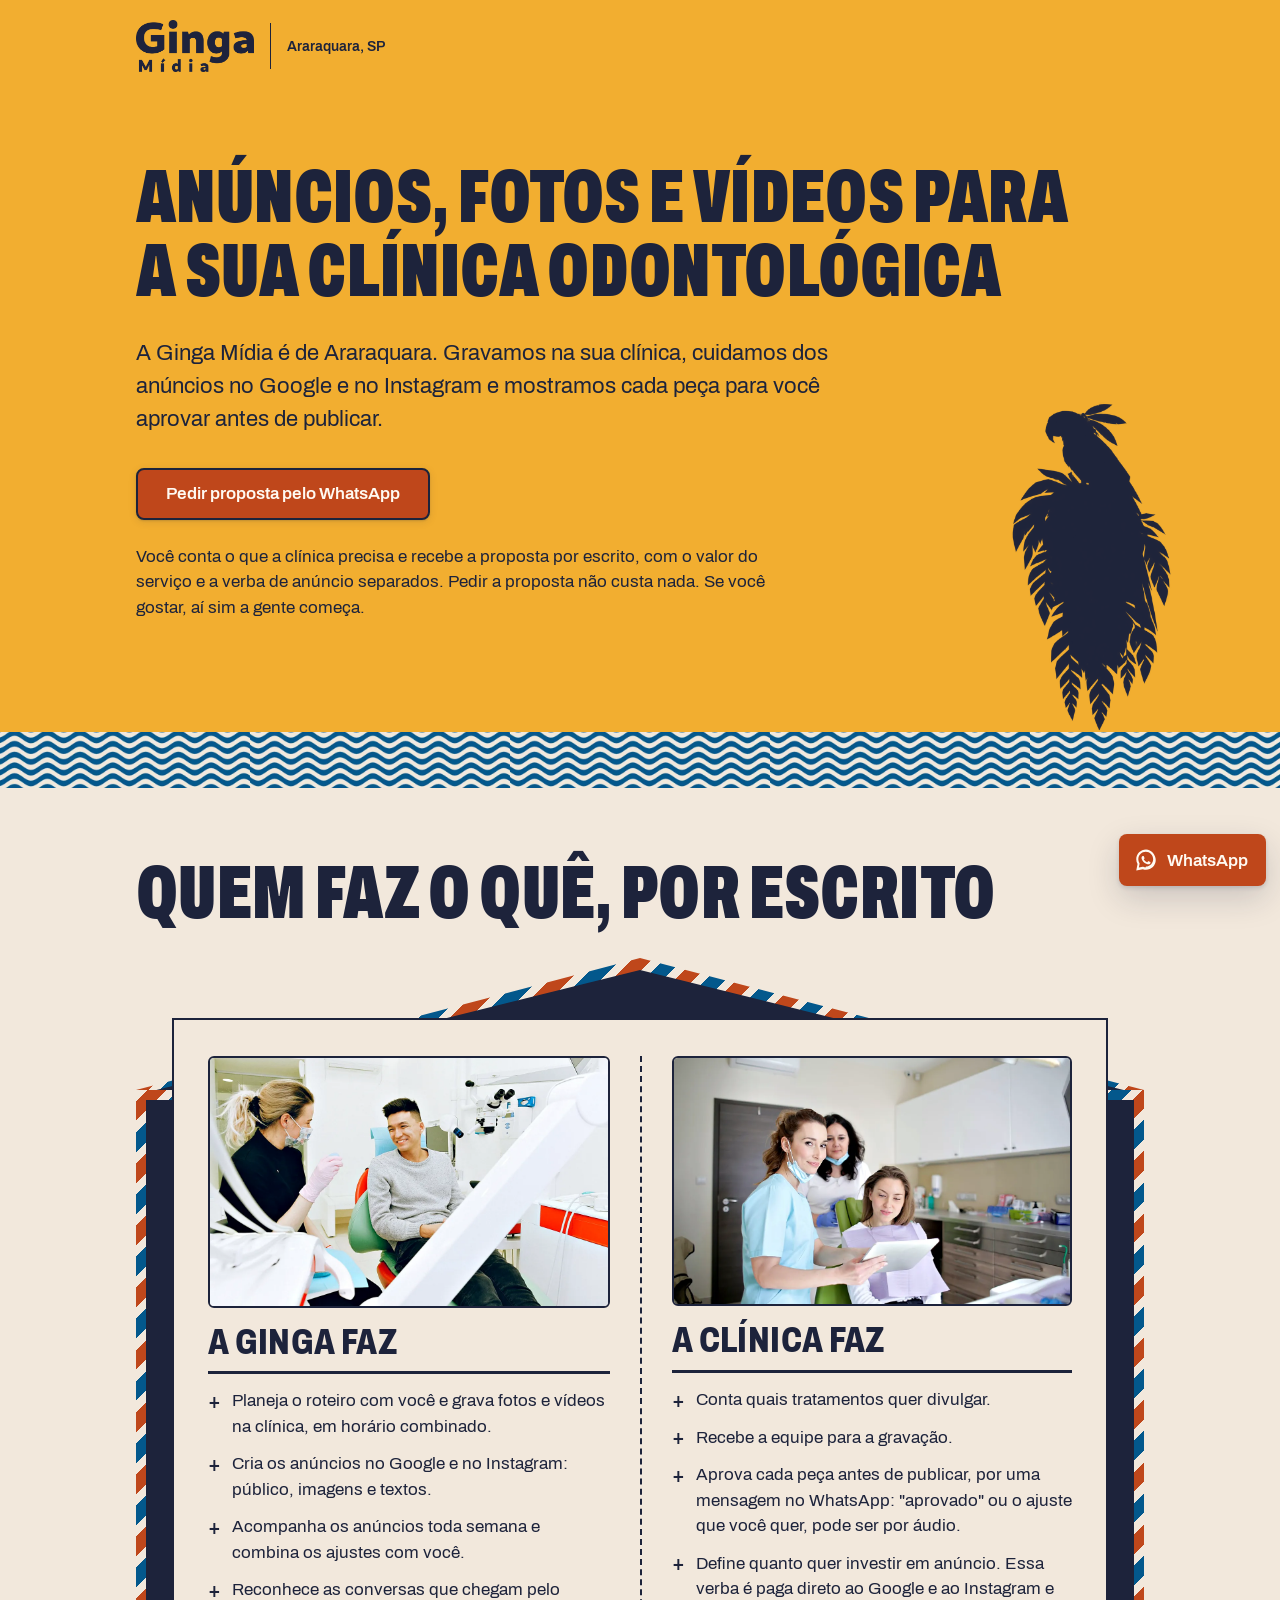
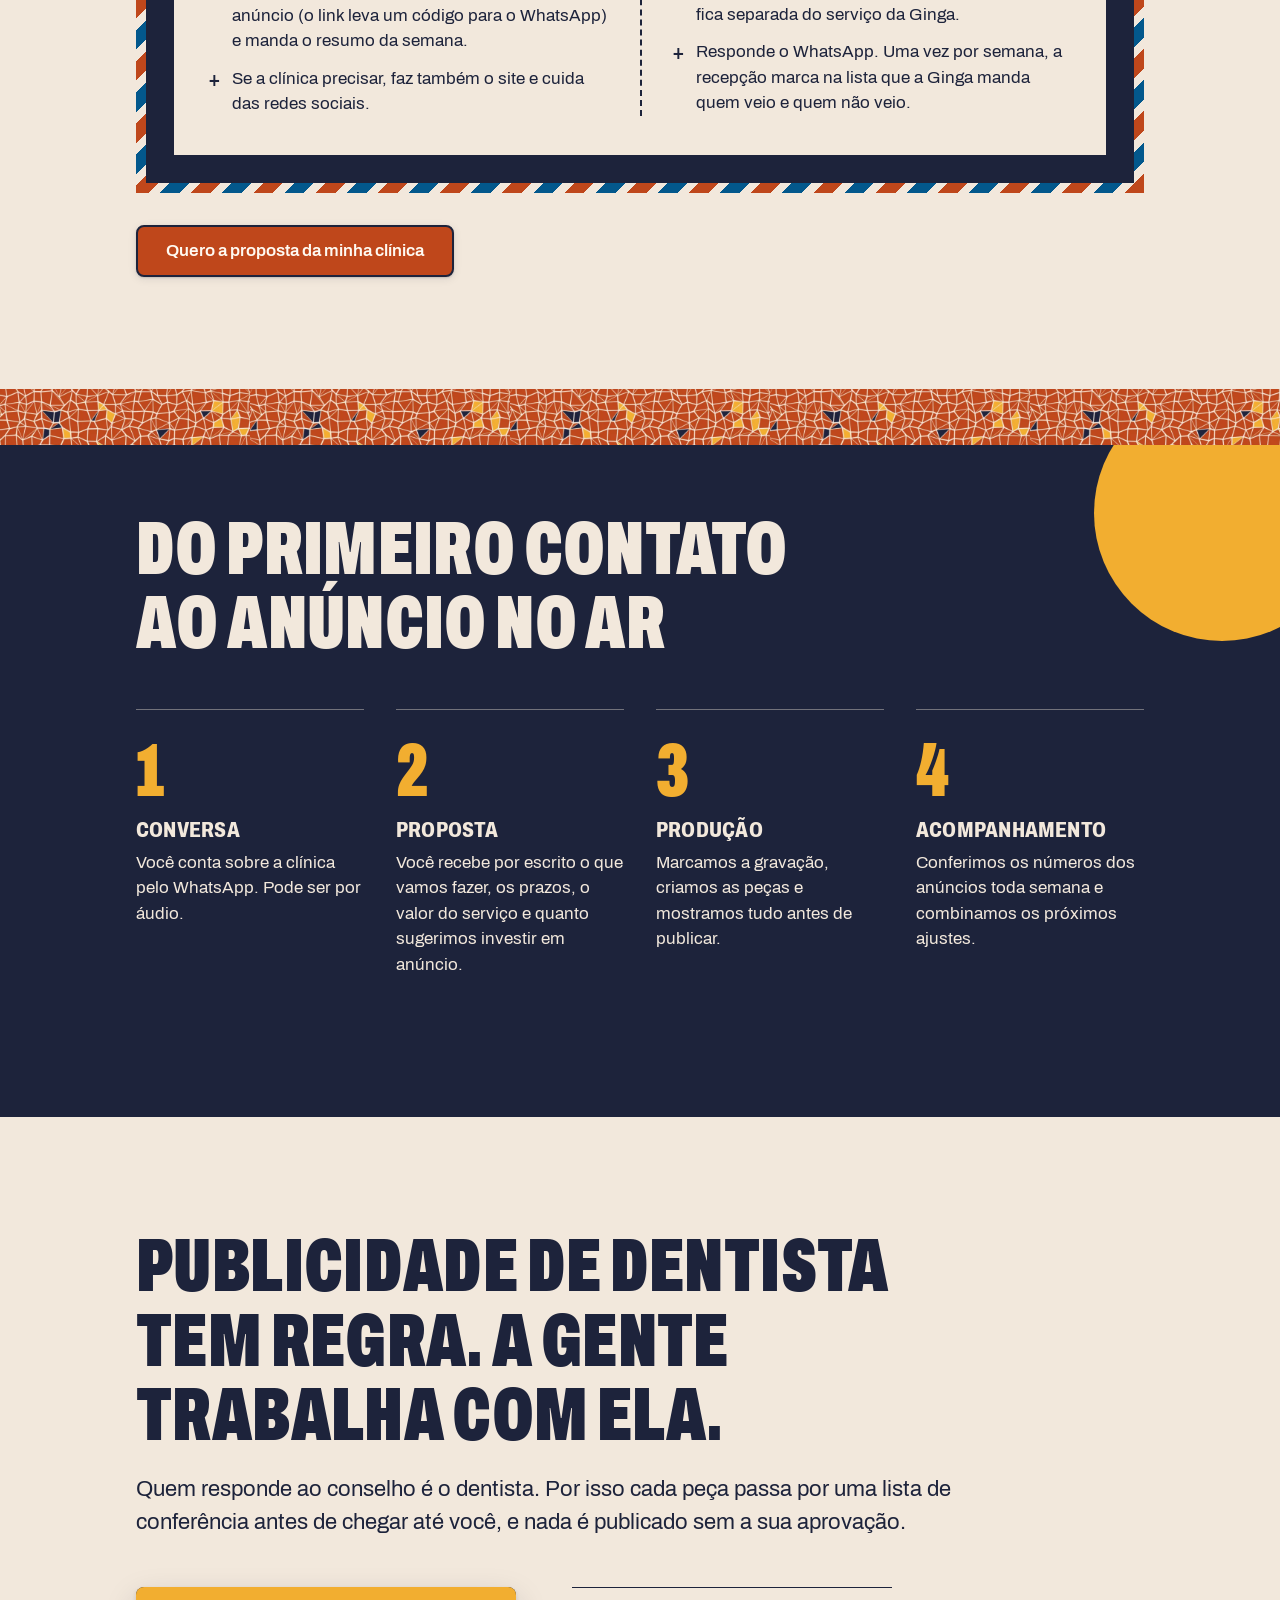
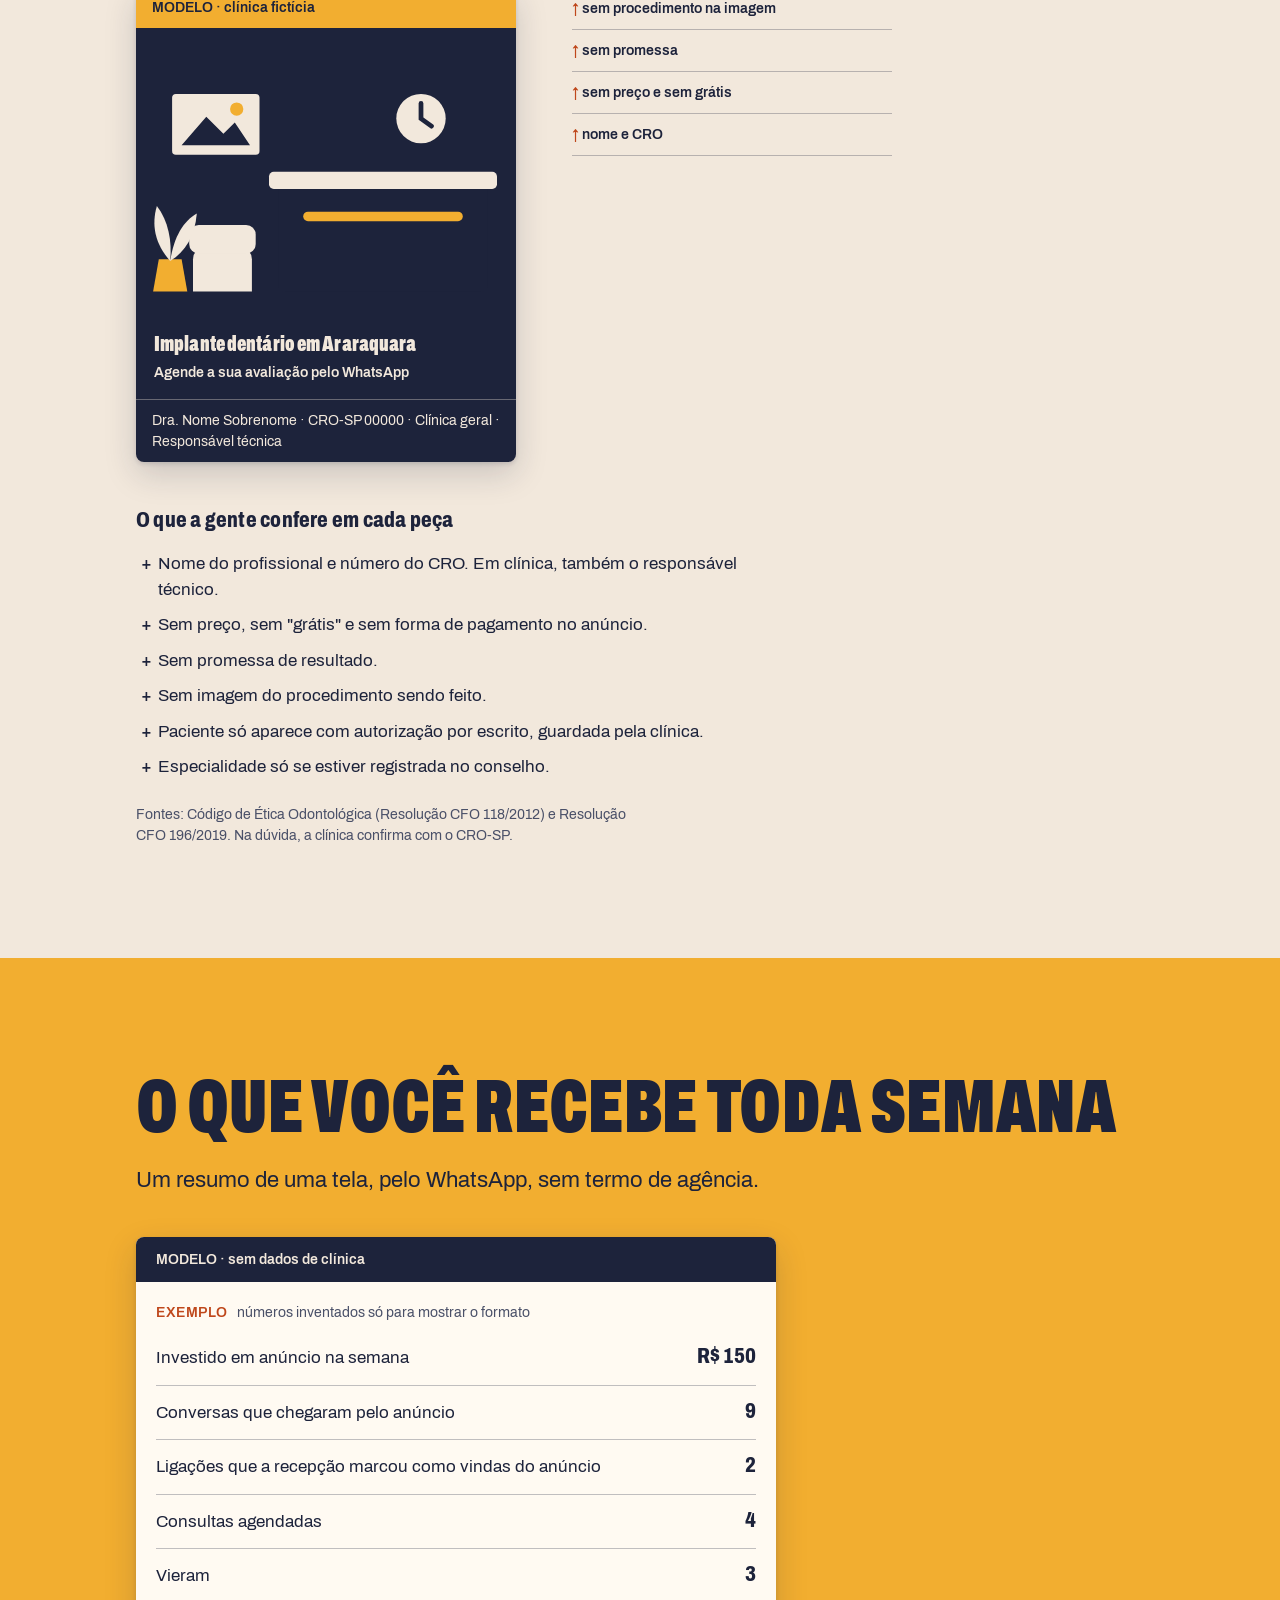
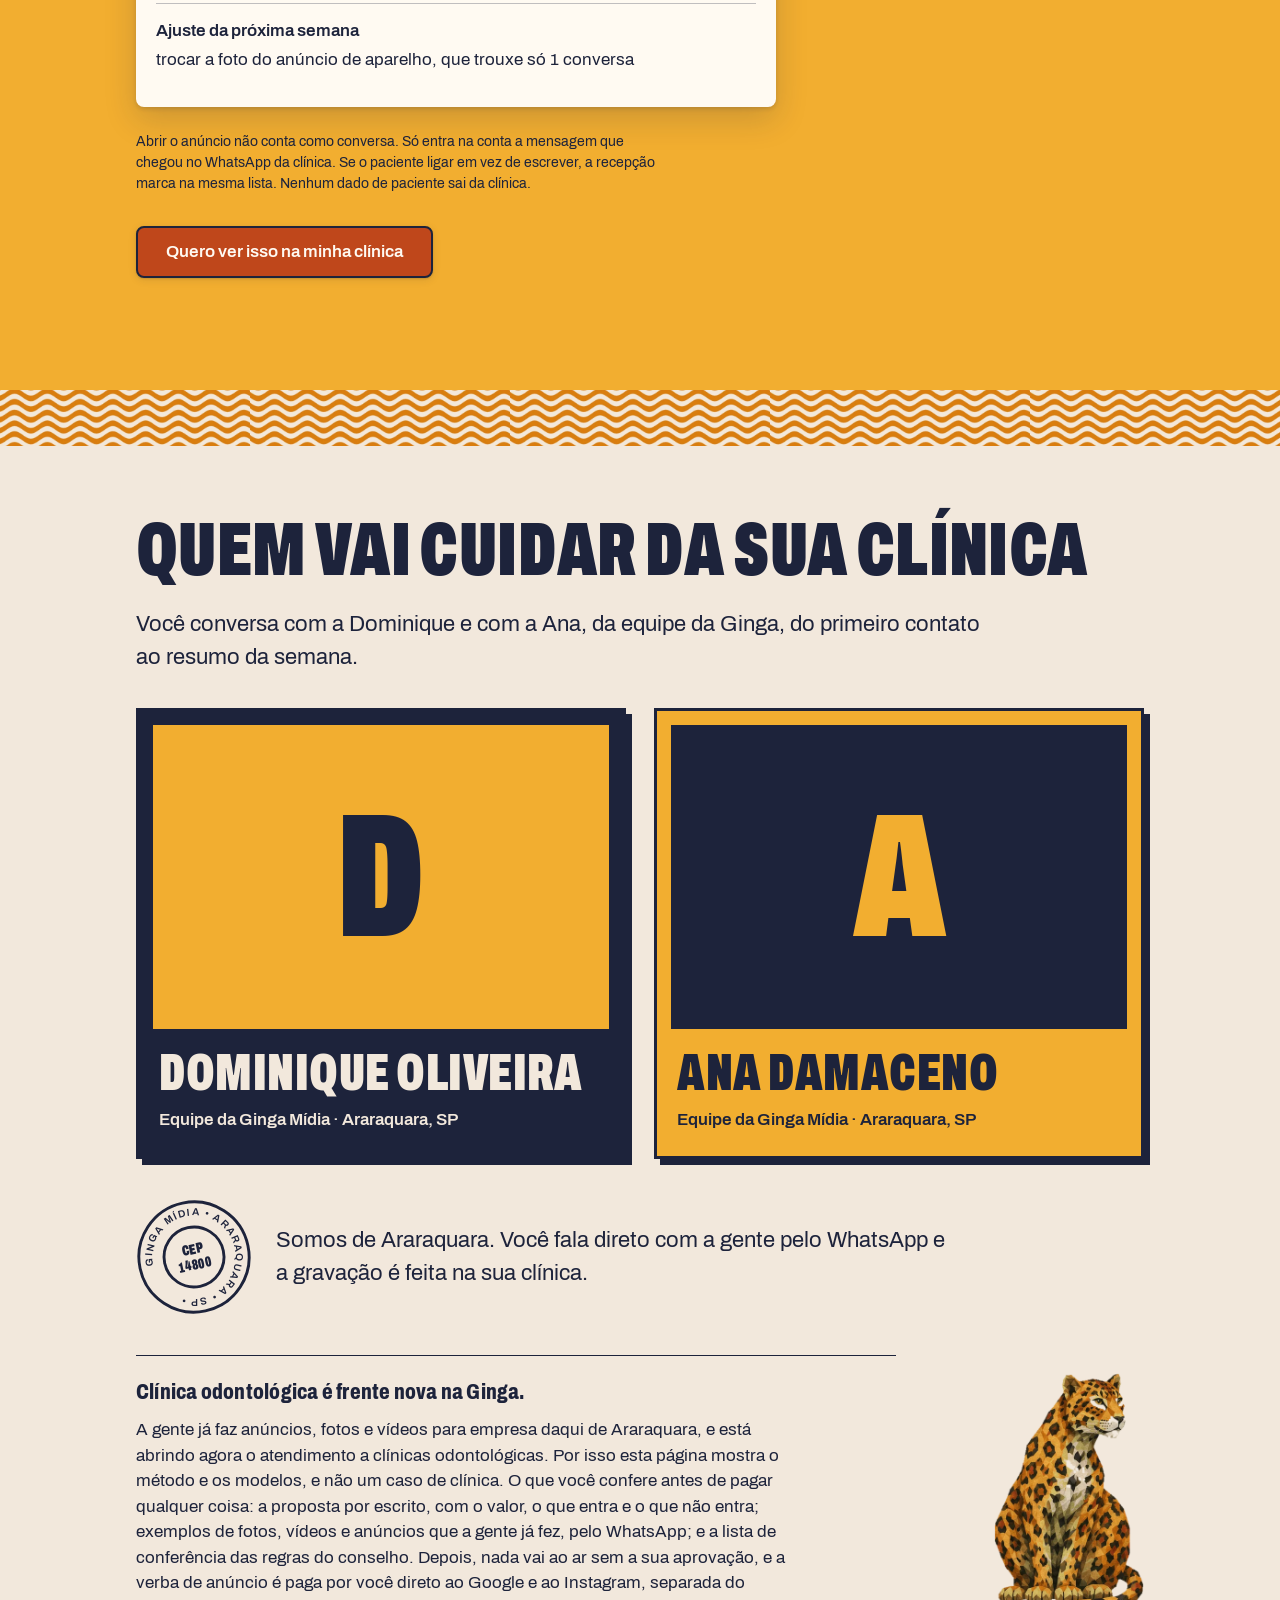
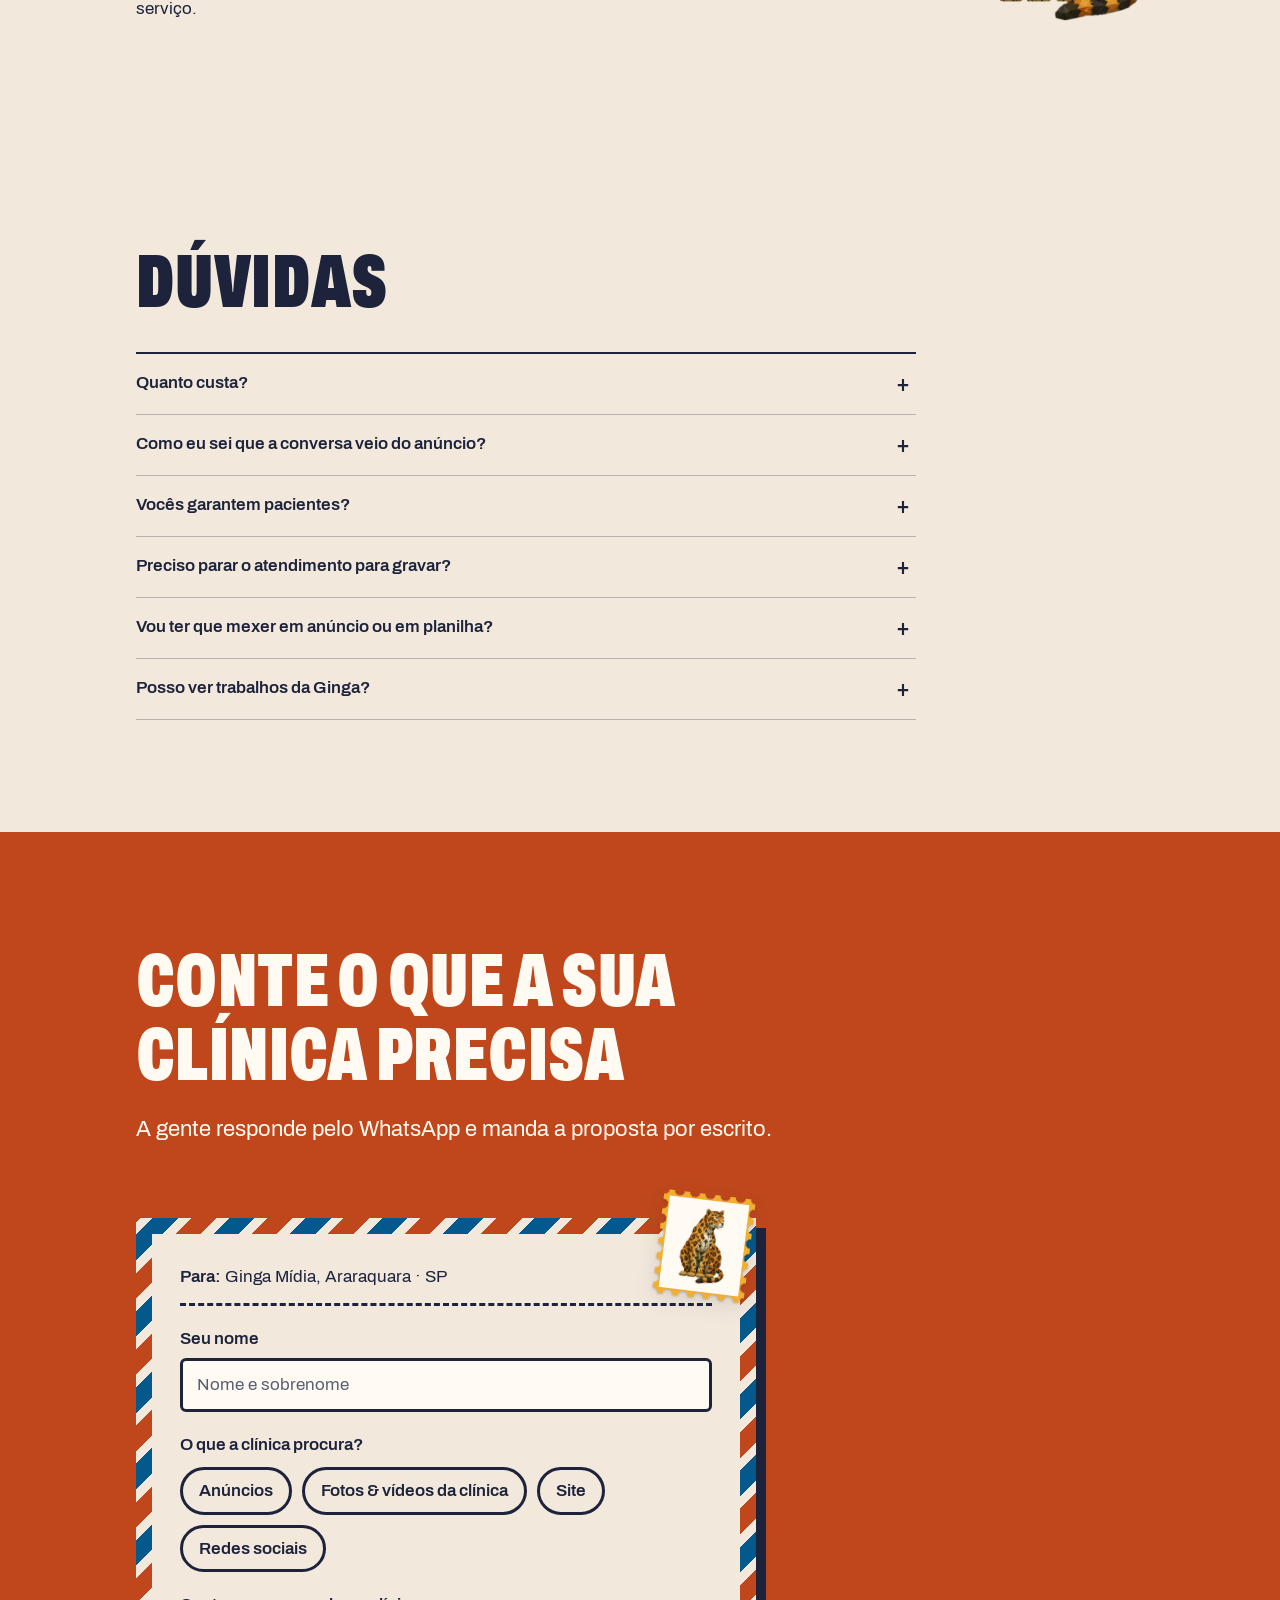
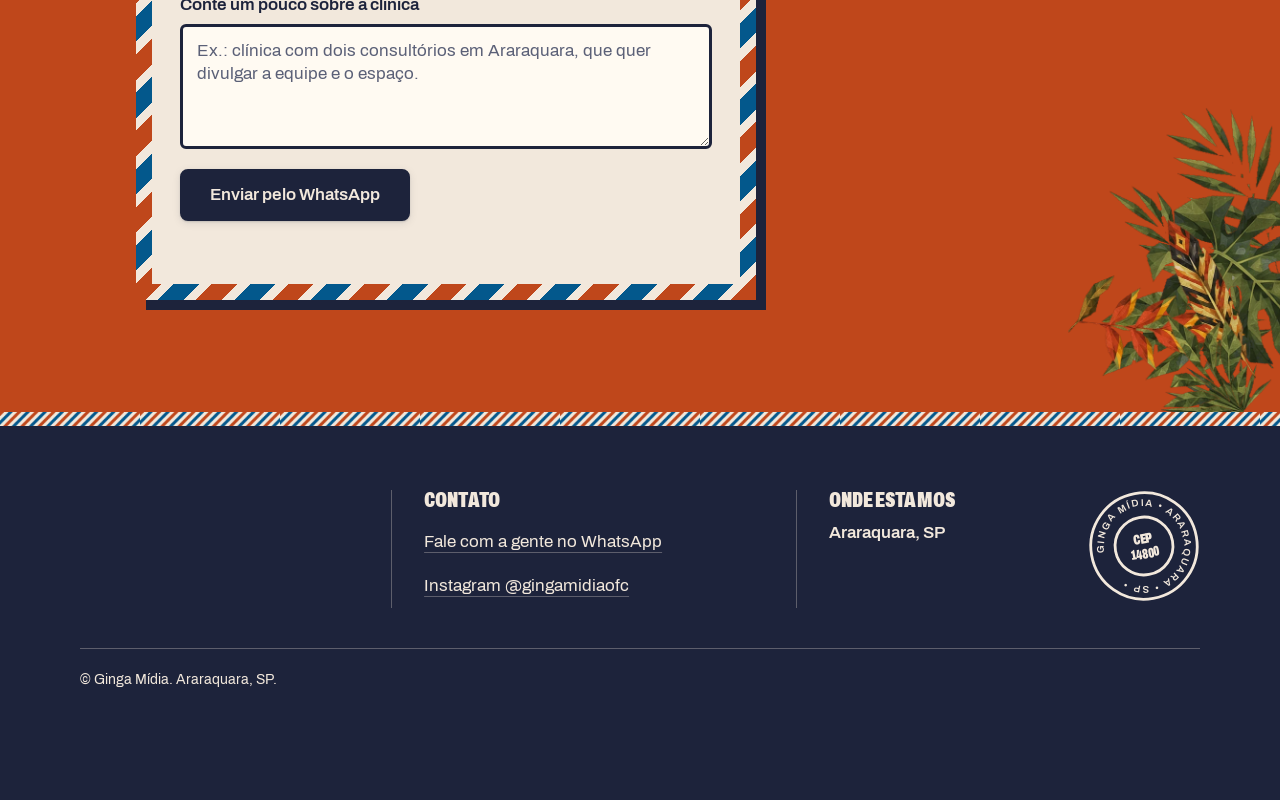
<file: odonto/index.html>
<!DOCTYPE html>
<html lang="pt-BR">
<head>
    <meta charset="UTF-8">
    <meta http-equiv="Content-Security-Policy" content="default-src 'self'; script-src 'self'; style-src 'self'; font-src 'self'; img-src 'self' data:; connect-src 'none'; object-src 'none'; base-uri 'none'; form-action 'none'">
    <meta name="referrer" content="strict-origin-when-cross-origin">
    <meta name="viewport" content="width=device-width, initial-scale=1.0">

    <title>Anúncios, fotos e vídeos para clínica odontológica em Araraquara | Ginga Mídia</title>
    <meta name="description" content="Anúncios no Google e no Instagram, fotos e vídeos para clínica odontológica em Araraquara. A Ginga grava na clínica, mostra cada peça antes de publicar e manda a proposta por escrito pelo WhatsApp.">

    <meta property="og:type" content="website">
    <meta property="og:locale" content="pt_BR">
    <meta property="og:title" content="Anúncios, fotos e vídeos para clínica odontológica em Araraquara | Ginga Mídia">
    <meta property="og:description" content="A Ginga grava na sua clínica, cuida dos anúncios e mostra cada peça para você aprovar antes de publicar. Peça a proposta por escrito pelo WhatsApp.">
    <meta property="og:image" content="https://gingamidia.com/Imagens/Logo.png">
    <meta property="og:url" content="https://gingamidia.com/odonto/">
    <link rel="canonical" href="https://gingamidia.com/odonto/">
    <meta name="theme-color" content="#F2E8DC">

    <link rel="icon" type="image/png" sizes="32x32" href="../Imagens/Favicon-onca-32.png">
    <link rel="icon" type="image/png" sizes="192x192" href="../Imagens/Favicon-onca-192.png">
    <link rel="apple-touch-icon" href="../Imagens/Favicon-onca-192.png">

    <link rel="stylesheet" href="../estilo/cores.css">
    <link rel="stylesheet" href="../estilo/fontes.css">
    <link rel="preload" href="../estilo/fontes/Archivo-Regular.woff2" as="font" type="font/woff2" crossorigin>
    <link rel="preload" href="../estilo/fontes/ArchivoCondensed-ExtraBold.woff2" as="font" type="font/woff2" crossorigin>
    <link rel="stylesheet" href="../estilo/landing.css">
    <link rel="stylesheet" href="estilo.css">
    <link rel="stylesheet" href="../estilo/rodape.css">
</head>
<body>

    <a class="pular" href="#conteudo">Pular para o conteúdo</a>

    <!-- #1 · TOPO -->
    <header class="topo">
        <div class="logo">
            <img src="../Imagens/Logo-azul-escuro.webp" alt="Ginga Mídia" width="900" height="398">
            <span class="divisoria" aria-hidden="true"></span>
            <p class="logo-cidade">Araraquara, SP</p>
        </div>
    </header>

    <main id="conteudo">

        <section class="hero" aria-labelledby="titulo-hero" data-cor-whats="azul-escuro">
            <h1 id="titulo-hero" class="hero-titulo">Anúncios, fotos e vídeos para a sua clínica odontológica</h1>
            <p class="hero-apoio">A Ginga Mídia é de Araraquara. Gravamos na sua clínica, cuidamos dos anúncios no Google e no Instagram e mostramos cada peça para você aprovar antes de publicar.</p>
            <a class="botao zap" href="https://wa.me/5516996076565?text=Ol%C3%A1%21%20Tenho%20uma%20cl%C3%ADnica%20odontol%C3%B3gica%20e%20quero%20uma%20proposta%20da%20Ginga.%20%28c%C3%B3digo%20odonto%29" target="_blank" rel="noopener">Pedir proposta pelo WhatsApp</a>
            <p class="hero-linha">Você conta o que a clínica precisa e recebe a proposta por escrito, com o valor do serviço e a verba de anúncio separados. Pedir a proposta não custa nada. Se você gostar, aí sim a gente começa.</p>
        </section>

        <!-- #2 · O QUE VAI NA PROPOSTA (elemento ousado: envelope de correio aéreo) -->
        <section class="secao proposta" aria-labelledby="titulo-proposta">
            <h2 id="titulo-proposta" class="titulo">Quem faz o quê, por escrito</h2>

            <div class="envelope">
                <div class="envelope-aba" aria-hidden="true"></div>
                <div class="envelope-corpo">
                    <div class="folha">
                        <div class="lista-lado">
                            <div class="selo-imagem"><img src="../Imagens/Fotos%20dos%20selos/odonto-consultorio-paciente.webp" alt="Dentista conversando com um paciente sorridente sentado na cadeira de um consultório odontológico" width="1200" height="750" loading="lazy"></div>
                            <h3 class="lista-titulo">A Ginga faz</h3>
                            <ul>
                                <li>Planeja o roteiro com você e grava fotos e vídeos na clínica, em horário combinado.</li>
                                <li>Cria os anúncios no Google e no Instagram: público, imagens e textos.</li>
                                <li>Acompanha os anúncios toda semana e combina os ajustes com você.</li>
                                <li>Reconhece as conversas que chegam pelo anúncio (o link leva um código para o WhatsApp) e manda o resumo da semana.</li>
                                <li>Se a clínica precisar, faz também o site e cuida das redes sociais.</li>
                            </ul>
                        </div>
                        <div class="lista-lado lista-clinica">
                            <div class="selo-imagem"><img src="../Imagens/Fotos%20dos%20selos/odonto-equipe-aprova.webp" alt="Equipe de uma clínica odontológica mostrando um relatório no tablet para uma paciente sentada na cadeira" width="1200" height="750" loading="lazy"></div>
                            <h3 class="lista-titulo">A clínica faz</h3>
                            <ul>
                                <li>Conta quais tratamentos quer divulgar.</li>
                                <li>Recebe a equipe para a gravação.</li>
                                <li>Aprova cada peça antes de publicar, por uma mensagem no WhatsApp: "aprovado" ou o ajuste que você quer, pode ser por áudio.</li>
                                <li>Define quanto quer investir em anúncio. Essa verba é paga direto ao Google e ao Instagram e fica separada do serviço da Ginga.</li>
                                <li>Responde o WhatsApp. Uma vez por semana, a recepção marca na lista que a Ginga manda quem veio e quem não veio.</li>
                            </ul>
                        </div>
                    </div>
                </div>
            </div>

            <a class="botao zap" href="https://wa.me/5516996076565?text=Ol%C3%A1%21%20Tenho%20uma%20cl%C3%ADnica%20odontol%C3%B3gica%20e%20quero%20uma%20proposta%20da%20Ginga.%20%28c%C3%B3digo%20odonto%29" target="_blank" rel="noopener">Quero a proposta da minha clínica</a>
        </section>

        <!-- #3 · COMO FUNCIONA -->
        <section class="secao passos" aria-labelledby="titulo-passos" data-cor-whats="amarelo">
            <h2 id="titulo-passos" class="titulo">Do primeiro contato ao anúncio no ar</h2>
            <ol class="passos-lista">
                <li><span class="passo-numero" aria-hidden="true">1</span><div><h3>Conversa</h3><p>Você conta sobre a clínica pelo WhatsApp. Pode ser por áudio.</p></div></li>
                <li><span class="passo-numero" aria-hidden="true">2</span><div><h3>Proposta</h3><p>Você recebe por escrito o que vamos fazer, os prazos, o valor do serviço e quanto sugerimos investir em anúncio.</p></div></li>
                <li><span class="passo-numero" aria-hidden="true">3</span><div><h3>Produção</h3><p>Marcamos a gravação, criamos as peças e mostramos tudo antes de publicar.</p></div></li>
                <li><span class="passo-numero" aria-hidden="true">4</span><div><h3>Acompanhamento</h3><p>Conferimos os números dos anúncios toda semana e combinamos os próximos ajustes.</p></div></li>
            </ol>
        </section>

        <!-- #4 · REGRAS DO CONSELHO E MODELO DE PEÇA -->
        <section class="secao regras" aria-labelledby="titulo-regras">
            <h2 id="titulo-regras" class="titulo">Publicidade de dentista tem regra. A gente trabalha com ela.</h2>
            <p class="texto-largo">Quem responde ao conselho é o dentista. Por isso cada peça passa por uma lista de conferência antes de chegar até você, e nada é publicado sem a sua aprovação.</p>

            <figure class="modelo">
                <div class="peca" role="img" aria-label="Modelo de anúncio para uma clínica fictícia: desenho de uma recepção, com o texto Implante dentário em Araraquara, agende a sua avaliação pelo WhatsApp, e embaixo o nome da profissional, o CRO e a responsável técnica.">
                    <p class="peca-faixa" aria-hidden="true">MODELO · clínica fictícia</p>
                    <svg class="peca-desenho" viewBox="0 0 400 230" aria-hidden="true" focusable="false">
                        <!-- recepção desenhada em cores chapadas: quadro, relógio, planta, balcão e cadeira -->
                        <rect x="38" y="22" width="92" height="64" rx="4" fill="#F2E8DC"/>
                        <path d="M48 76 L74 46 L92 64 L104 52 L120 76 Z" fill="#1D233B"/>
                        <circle cx="106" cy="38" r="7" fill="#F2AE30"/>
                        <circle cx="300" cy="48" r="26" fill="#F2E8DC"/>
                        <path d="M300 32 V48 L311 56" fill="none" stroke="#1D233B" stroke-width="5" stroke-linecap="round"/>
                        <rect x="150" y="116" width="220" height="114" rx="6" fill="#1D233B"/>
                        <rect x="140" y="104" width="240" height="18" rx="5" fill="#F2E8DC"/>
                        <rect x="176" y="146" width="168" height="10" rx="5" fill="#F2AE30"/>
                        <path d="M60 230 V196 Q60 186 70 186 H112 Q122 186 122 196 V230 Z" fill="#F2E8DC"/>
                        <rect x="56" y="160" width="70" height="30" rx="10" fill="#F2E8DC"/>
                        <path d="M18 230 L24 196 H48 L54 230 Z" fill="#F2AE30"/>
                        <path d="M36 198 C20 180 16 160 22 140 C34 156 38 176 36 198 Z" fill="#F2E8DC"/>
                        <path d="M36 198 C40 172 50 156 64 148 C62 172 52 188 36 198 Z" fill="#F2E8DC"/>
                    </svg>
                    <div class="peca-texto">
                        <p class="peca-chamada">Implante dentário em Araraquara</p>
                        <p class="peca-acao">Agende a sua avaliação pelo WhatsApp</p>
                    </div>
                    <p class="peca-rodape">Dra. Nome Sobrenome · CRO-SP 00000 · Clínica geral · Responsável técnica</p>
                </div>
                <figcaption>
                    <ul class="anotacoes">
                        <li class="anota-desenho">sem procedimento na imagem</li>
                        <li class="anota-chamada">sem promessa</li>
                        <li class="anota-acao">sem preço e sem grátis</li>
                        <li class="anota-rodape">nome e CRO</li>
                    </ul>
                </figcaption>
            </figure>

            <h3 class="subtitulo">O que a gente confere em cada peça</h3>
            <ul class="lista-confere">
                <li>Nome do profissional e número do CRO. Em clínica, também o responsável técnico.</li>
                <li>Sem preço, sem "grátis" e sem forma de pagamento no anúncio.</li>
                <li>Sem promessa de resultado.</li>
                <li>Sem imagem do procedimento sendo feito.</li>
                <li>Paciente só aparece com autorização por escrito, guardada pela clínica.</li>
                <li>Especialidade só se estiver registrada no conselho.</li>
            </ul>
            <p class="linha-pequena">Fontes: Código de Ética Odontológica (Resolução CFO 118/2012) e Resolução CFO 196/2019. Na dúvida, a clínica confirma com o CRO-SP.</p>
        </section>

        <!-- #5 · O RESUMO DA SEMANA -->
        <section class="secao resumo" aria-labelledby="titulo-resumo" data-cor-whats="azul-escuro">
            <h2 id="titulo-resumo" class="titulo">O que você recebe toda semana</h2>
            <p class="texto-largo">Um resumo de uma tela, pelo WhatsApp, sem termo de agência.</p>

            <div class="folha-resumo">
                <p class="folha-faixa">MODELO · sem dados de clínica</p>
                <p class="carimbo-exemplo"><strong>EXEMPLO</strong> números inventados só para mostrar o formato</p>
                <dl class="resumo-linhas">
                    <div><dt>Investido em anúncio na semana</dt><dd>R$ 150</dd></div>
                    <div><dt>Conversas que chegaram pelo anúncio</dt><dd>9</dd></div>
                    <div><dt>Ligações que a recepção marcou como vindas do anúncio</dt><dd>2</dd></div>
                    <div><dt>Consultas agendadas</dt><dd>4</dd></div>
                    <div><dt>Vieram</dt><dd>3</dd></div>
                    <div class="resumo-ajuste"><dt>Ajuste da próxima semana</dt><dd>trocar a foto do anúncio de aparelho, que trouxe só 1 conversa</dd></div>
                </dl>
            </div>

            <p class="linha-pequena">Abrir o anúncio não conta como conversa. Só entra na conta a mensagem que chegou no WhatsApp da clínica. Se o paciente ligar em vez de escrever, a recepção marca na mesma lista. Nenhum dado de paciente sai da clínica.</p>
            <a class="botao zap" href="https://wa.me/5516996076565?text=Ol%C3%A1%21%20Tenho%20uma%20cl%C3%ADnica%20odontol%C3%B3gica%20e%20quero%20uma%20proposta%20da%20Ginga.%20%28c%C3%B3digo%20odonto%29" target="_blank" rel="noopener">Quero ver isso na minha clínica</a>
        </section>

        <!-- #6 · QUEM ATENDE -->
        <section class="secao equipe" aria-labelledby="titulo-equipe">
            <h2 id="titulo-equipe" class="titulo">Quem vai cuidar da sua clínica</h2>

            <p class="texto-largo">Você conversa com a Dominique e com a Ana, da equipe da Ginga, do primeiro contato ao resumo da semana.</p>

            <!-- Fichas da equipe: as duas no mesmo nível, sem cargo.
                 Quando a foto chegar, troque o bloco da inicial por
                 <figure class="ficha-time-foto"><img src="../Imagens/Equipe/dominique.webp" alt="Dominique Oliveira" width="800" height="1000" loading="lazy"></figure>
                 e a frase entra logo abaixo de .ficha-time-equipe, em <p class="ficha-time-frase">. -->
            <ul class="time">
                <li class="ficha-time ficha-time-azul">
                    <div class="ficha-time-inicial" aria-hidden="true">D</div>
                    <div class="ficha-time-texto">
                        <h3 class="ficha-time-nome">Dominique Oliveira</h3>
                        <p class="ficha-time-equipe">Equipe da Ginga Mídia · Araraquara, SP</p>
                    </div>
                </li>
                <li class="ficha-time ficha-time-amarela">
                    <div class="ficha-time-inicial" aria-hidden="true">A</div>
                    <div class="ficha-time-texto">
                        <h3 class="ficha-time-nome">Ana Damaceno</h3>
                        <p class="ficha-time-equipe">Equipe da Ginga Mídia · Araraquara, SP</p>
                    </div>
                </li>
            </ul>

            <div class="equipe-linha">
                <svg class="carimbo" viewBox="0 0 120 120" aria-hidden="true" focusable="false">
                    <defs><path id="circuloCarimbo" d="M60,60 m-43,0 a43,43 0 1,1 86,0 a43,43 0 1,1 -86,0"/></defs>
                    <circle cx="60" cy="60" r="57" class="carimbo-fundo"/>
                    <circle cx="60" cy="60" r="31" class="carimbo-linha"/>
                    <text class="carimbo-texto"><textPath href="#circuloCarimbo">GINGA MÍDIA • ARARAQUARA • SP •</textPath></text>
                    <text class="carimbo-centro" x="60" y="57" text-anchor="middle">CEP</text>
                    <text class="carimbo-centro" x="60" y="73" text-anchor="middle">14800</text>
                </svg>
                <p class="equipe-local">Somos de Araraquara. Você fala direto com a gente pelo WhatsApp e a gravação é feita na sua clínica.</p>
            </div>

            <div class="caixa-frente">
                <p class="caixa-titulo">Clínica odontológica é frente nova na Ginga.</p>
                <p>A gente já faz anúncios, fotos e vídeos para empresa daqui de Araraquara, e está abrindo agora o atendimento a clínicas odontológicas. Por isso esta página mostra o método e os modelos, e não um caso de clínica. O que você confere antes de pagar qualquer coisa: a proposta por escrito, com o valor, o que entra e o que não entra; exemplos de fotos, vídeos e anúncios que a gente já fez, pelo WhatsApp; e a lista de conferência das regras do conselho. Depois, nada vai ao ar sem a sua aprovação, e a verba de anúncio é paga por você direto ao Google e ao Instagram, separada do serviço.</p>
            </div>
        </section>

        <!-- #7 · DÚVIDAS -->
        <section class="secao duvidas" aria-labelledby="titulo-duvidas">
            <h2 id="titulo-duvidas" class="titulo">Dúvidas</h2>
            <div class="duvidas-lista">
                <details>
                    <summary>Quanto custa?</summary>
                    <p>Depende do que a clínica precisa: só anúncio, anúncio com gravação, ou também site e redes. Você recebe a proposta por escrito, com o valor do serviço e a verba sugerida de anúncio separados, antes de decidir. Pedir a proposta não custa nada e não te obriga a nada.</p>
                </details>
                <details>
                    <summary>Como eu sei que a conversa veio do anúncio?</summary>
                    <p>O link do anúncio abre o WhatsApp da clínica com um código na mensagem. A Ginga conta as mensagens com esse código e manda a lista. A recepção só marca quem veio.</p>
                </details>
                <details>
                    <summary>Vocês garantem pacientes?</summary>
                    <p>Não prometemos número de pacientes. Combinamos como reconhecer as conversas que chegam pelo anúncio, e a clínica confirma quais viraram consulta.</p>
                </details>
                <details>
                    <summary>Preciso parar o atendimento para gravar?</summary>
                    <p>Não. A gravação é marcada num horário que não atrapalha a agenda.</p>
                </details>
                <details>
                    <summary>Vou ter que mexer em anúncio ou em planilha?</summary>
                    <p>Não. A Ginga cuida dos anúncios e do resumo. A clínica aprova as peças pelo WhatsApp e marca na lista da semana quem veio.</p>
                </details>
                <details>
                    <summary>Posso ver trabalhos da Ginga?</summary>
                    <p>Pode. Peça pelo WhatsApp e a gente manda exemplos de fotos, vídeos e anúncios feitos para empresa de Araraquara.</p>
                </details>
            </div>
        </section>

        <!-- #8 · CHAMADA FINAL -->
        <section class="secao final" aria-labelledby="titulo-final" data-cor-whats="papel">
            <h2 id="titulo-final" class="titulo">Conte o que a sua clínica precisa</h2>
            <p class="texto-largo">A gente responde pelo WhatsApp e manda a proposta por escrito.</p>
            <div class="final-carta">
                <form class="formulario" id="formContato" data-origem="página de clínicas odontológicas" data-codigo="odonto" novalidate>
                    <div class="selo-colado" aria-hidden="true">
                        <div class="selo-face"><img src="../Imagens/Onca-ginga.webp" alt="" width="326" height="540"></div>
                    </div>
                    <p class="envelope-para"><strong>Para:</strong> Ginga Mídia, Araraquara · SP</p>

                    <label for="nome">Seu nome</label>
                    <input type="text" id="nome" name="nome" placeholder="Nome e sobrenome" autocomplete="name" required>

                    <fieldset class="opcoes">
                        <legend>O que a clínica procura?</legend>
                        <label class="opcao"><input type="checkbox" name="servico" value="Anúncios"><span>Anúncios</span></label>
                        <label class="opcao"><input type="checkbox" name="servico" value="Fotos e vídeos da clínica"><span>Fotos &amp; vídeos da clínica</span></label>
                        <label class="opcao"><input type="checkbox" name="servico" value="Site"><span>Site</span></label>
                        <label class="opcao"><input type="checkbox" name="servico" value="Redes sociais"><span>Redes sociais</span></label>
                    </fieldset>

                    <label for="mensagem">Conte um pouco sobre a clínica</label>
                    <textarea id="mensagem" name="mensagem" rows="4" placeholder="Ex.: clínica com dois consultórios em Araraquara, que quer divulgar a equipe e o espaço."></textarea>

                    <button type="submit" class="botao botao-escuro">Enviar pelo WhatsApp</button>
                    <p class="form-aviso" id="formAviso" role="status"></p>
                </form>
            </div>
        </section>

    </main>

    <!-- Janela da carta: abre em todo link para o WhatsApp, sem mostrar o número -->
    <dialog class="modal-selo" id="modalSelo" aria-label="Pedir proposta">
        <button class="modal-fechar" id="modalFechar" type="button" aria-label="Fechar">
            <svg viewBox="0 0 24 24" width="22" height="22" aria-hidden="true"><path d="M6 6l12 12M18 6L6 18" stroke="currentColor" stroke-width="3" stroke-linecap="round"/></svg>
        </button>
        <div class="modal-conteudo modal-formulario" id="modalConteudo"></div>
    </dialog>

    <footer class="rodape rodape-enxuto" data-cor-whats="amarelo">
        <div class="rodape-grade">
            <div class="rodape-bloco rodape-marca">
                <img class="rodape-logo" src="../Imagens/Logo-creme.webp" alt="Ginga Mídia" width="900" height="398" loading="lazy">
            </div>
            <div class="rodape-bloco">
                <h2 class="rodape-titulo">Contato</h2>
                <ul class="rodape-lista">
                    <li><a href="https://wa.me/5516996076565?text=Ol%C3%A1%21%20Tenho%20uma%20cl%C3%ADnica%20odontol%C3%B3gica%20e%20quero%20uma%20proposta%20da%20Ginga.%20%28c%C3%B3digo%20odonto%29" target="_blank" rel="noopener">Fale com a gente no WhatsApp</a></li>
                    <li><a href="https://www.instagram.com/gingamidiaofc/" target="_blank" rel="noopener">Instagram @gingamidiaofc</a></li>
                </ul>
            </div>
            <div class="rodape-bloco rodape-local">
                <div>
                    <h2 class="rodape-titulo">Onde estamos</h2>
                    <p class="rodape-cidade">Araraquara, SP</p>
                </div>
                <svg class="rodape-carimbo" viewBox="0 0 120 120" width="120" height="120" aria-hidden="true" focusable="false">
                    <defs><path id="circuloRodape" d="M60,60 m-43,0 a43,43 0 1,1 86,0 a43,43 0 1,1 -86,0"/></defs>
                    <circle cx="60" cy="60" r="57" class="rodape-carimbo-aro"/>
                    <circle cx="60" cy="60" r="31" class="rodape-carimbo-aro"/>
                    <text class="rodape-carimbo-texto"><textPath href="#circuloRodape">GINGA MÍDIA • ARARAQUARA • SP •</textPath></text>
                    <text class="rodape-carimbo-centro" x="60" y="57" text-anchor="middle">CEP</text>
                    <text class="rodape-carimbo-centro" x="60" y="73" text-anchor="middle">14800</text>
                </svg>
            </div>
        </div>
        <p class="rodape-copy">© Ginga Mídia. Araraquara, SP.</p>
    </footer>

    <a class="whats-flutuante zap" href="https://wa.me/5516996076565?text=Ol%C3%A1%21%20Tenho%20uma%20cl%C3%ADnica%20odontol%C3%B3gica%20e%20quero%20uma%20proposta%20da%20Ginga.%20%28c%C3%B3digo%20odonto%29" target="_blank" rel="noopener" aria-label="WhatsApp: pedir proposta">
        <svg viewBox="0 0 32 32" width="26" height="26" aria-hidden="true" focusable="false" fill="currentColor">
            <path d="M16.04 3C9.4 3 4 8.4 4 15.03c0 2.12.55 4.19 1.6 6.01L4 29l8.14-1.56a12 12 0 0 0 3.9.65C22.67 28.09 28 22.7 28 16.07 28 9.4 22.67 3 16.04 3Zm0 22.07c-1.2 0-2.38-.24-3.48-.7l-.5-.2-4.83.93.95-4.7-.22-.5a9.04 9.04 0 0 1-1.4-4.87c0-5.02 4.1-9.1 9.14-9.1 5.02 0 9.1 4.1 9.1 9.1 0 5.03-4.1 9.04-9.1 9.04Zm5-6.77c-.27-.14-1.62-.8-1.87-.9-.25-.09-.43-.14-.62.14-.18.27-.7.9-.86 1.08-.16.18-.32.2-.6.07-.27-.14-1.15-.42-2.2-1.35-.8-.72-1.35-1.6-1.5-1.87-.16-.27-.02-.42.12-.55.12-.12.27-.32.4-.48.14-.16.18-.27.27-.45.1-.18.05-.34-.02-.48-.07-.14-.62-1.5-.85-2.05-.22-.54-.45-.46-.62-.47h-.52c-.18 0-.48.07-.73.34-.25.27-.96.94-.96 2.3 0 1.35.98 2.66 1.12 2.84.14.18 1.93 2.95 4.67 4.14.65.28 1.16.45 1.56.58.65.2 1.25.18 1.72.11.52-.08 1.62-.66 1.85-1.3.23-.64.23-1.19.16-1.3-.07-.12-.25-.2-.52-.34Z"/>
        </svg>
        <span>WhatsApp</span>
    </a>

    <script src="script.js"></script>
    <script src="../whats-cor.js"></script>
    <script src="../landing-formulario.js"></script>
</body>
</html>
<!-- Dominique-Oliveira-Claude🤖🧡 · landing page odonto · 12/11/2026 -->
</file>
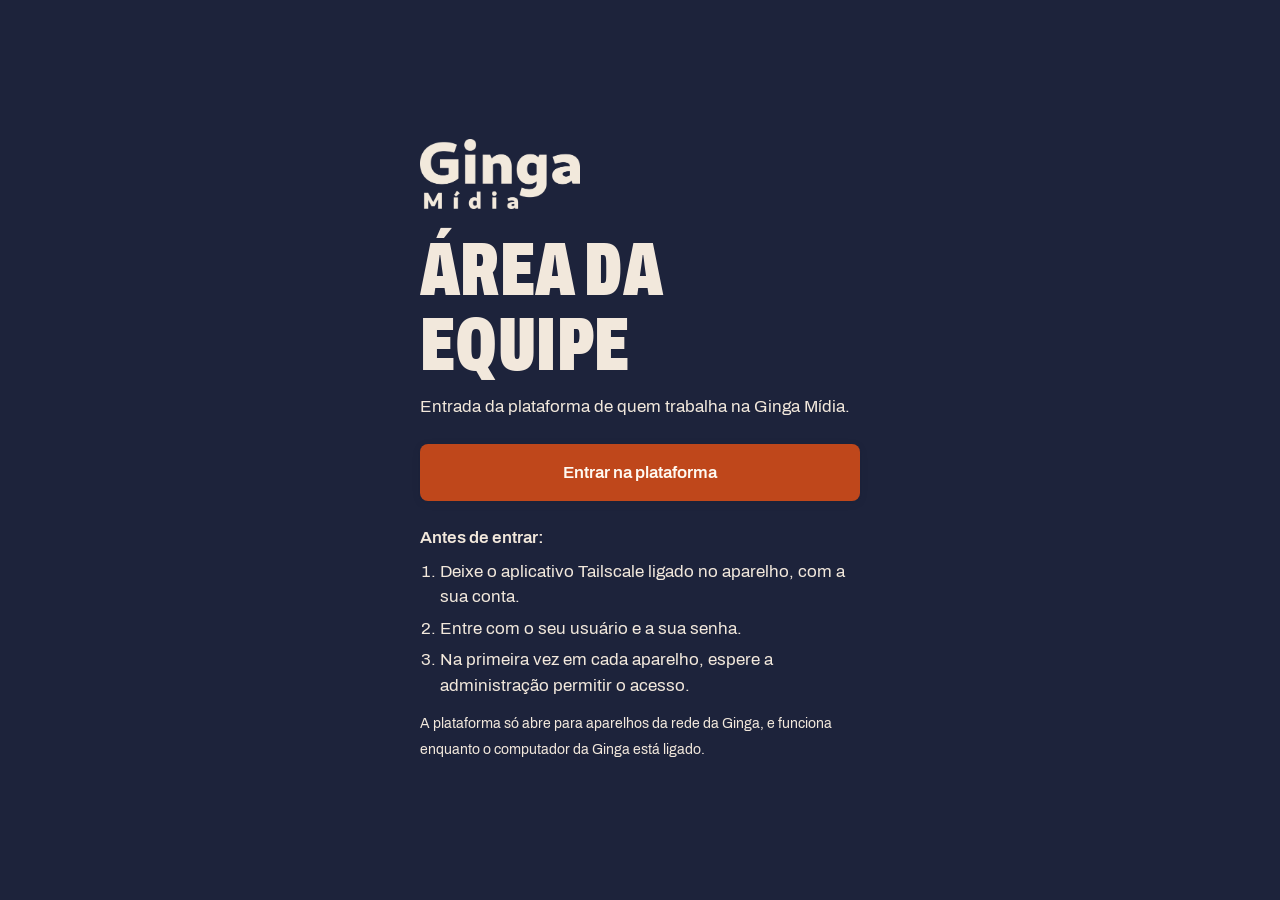
<file: equipe.html>
<!DOCTYPE html>
<html lang="pt-BR">
<head>
    <meta charset="UTF-8">
    <!-- Dominique-Oliveira-ChatGPT🤖💚: política compatível com hospedagem estática. -->
    <meta http-equiv="Content-Security-Policy" content="default-src 'self'; script-src 'self' ; style-src 'self' 'sha256-LzEPbbIB5Cu59AO/WzI03DZDU4CsobNCHwM9XgK1vgA='; font-src 'self'; img-src 'self' data:; media-src 'self'; connect-src 'none'; object-src 'none'; base-uri 'none'; form-action 'none'">
    <meta name="referrer" content="strict-origin-when-cross-origin">

    <meta name="viewport" content="width=device-width, initial-scale=1.0">
    <title>Equipe | Ginga Mídia</title>
    <meta name="robots" content="noindex, nofollow">
    <meta name="theme-color" content="#1D233B">
    <link rel="icon" type="image/png" sizes="32x32" href="Imagens/Favicon-onca-32.png">
    <link rel="icon" type="image/png" sizes="192x192" href="Imagens/Favicon-onca-192.png">
    <link rel="apple-touch-icon" href="Imagens/Favicon-onca-192.png">
    <link rel="preload" href="estilo/fontes/Archivo-Regular.woff2" as="font" type="font/woff2" crossorigin>
    <link rel="preload" href="estilo/fontes/ArchivoCondensed-ExtraBold.woff2" as="font" type="font/woff2" crossorigin>
    <link rel="stylesheet" href="estilo/cores.css">
    <link rel="stylesheet" href="estilo/fontes.css">
    <style>
        * { box-sizing: border-box; margin: 0; }
        body { min-height: 100vh; display: grid; place-items: center; background: var(--campo-escuro); color: var(--sobre-campo-escuro); padding: 24px 16px; }
        main { max-width: 440px; width: 100%; }
        img { width: 160px; height: auto; display: block; margin-bottom: 24px; }
        h1 { font-size: var(--t-titulo); margin-bottom: 12px; }
        p { margin-top: 12px; }
        a.entrar { display: block; text-align: center; background: var(--cor-acao); color: var(--cor-acao-texto); font-weight: 600; text-decoration: none; padding: 16px; border-radius: var(--raio); min-height: 48px; margin: 24px 0; box-shadow: var(--sombra-leve); transition: transform var(--duracao) var(--ease-saida); }
        a.entrar:active { transform: scale(.97); }
        a.entrar:focus-visible { outline: 2px solid var(--cor-papel); outline-offset: 3px; }
        ol { padding-left: 20px; margin-top: 8px; }
        li { margin-top: 6px; }
        small { font-size: var(--t-rotulo); }
        @media (prefers-reduced-motion: reduce) { a.entrar { transition: none; } a.entrar:active { transform: none; } }
    </style>
</head>
<body>
    <main>
        <img src="Imagens/Logo-creme.webp" alt="Ginga Mídia" width="160" height="71">
        <h1>Área da equipe</h1>
        <p>Entrada da plataforma de quem trabalha na Ginga Mídia.</p>
        <a class="entrar" href="https://ginga-plataforma.tail203175.ts.net">Entrar na plataforma</a>
        <p><strong>Antes de entrar:</strong></p>
        <ol>
            <li>Deixe o aplicativo Tailscale ligado no aparelho, com a sua conta.</li>
            <li>Entre com o seu usuário e a sua senha.</li>
            <li>Na primeira vez em cada aparelho, espere a administração permitir o acesso.</li>
        </ol>
        <p><small>A plataforma só abre para aparelhos da rede da Ginga, e funciona enquanto o computador da Ginga está ligado.</small></p>
    </main>
</body>
</html>
</file>
<file: estilo/cores.css>
/*

Cores Ginga mídia
Vermelho: #BF471B
Branco: #F2E8DC
Laranja: #D97D0D
Verde: #6F6F2F
Azul: #03588C
Azul escuro: #1D233B
Amarelo: #F2AE30

*/

@property --azul {
  syntax: '<color>';
  inherits: false;
  initial-value: #03588C;
}

@property --azule {
  syntax: '<color>';
  inherits: false;
  initial-value: #1D233B;
}

@property --verde {
  syntax: '<color>';
  inherits: false;
  initial-value: #6F6F2F;
}

@property --amarelo {
  syntax: '<color>';
  inherits: false;
  initial-value: #F2AE30;
}

@property --laranja {
  syntax: '<color>';
  inherits: false;
  initial-value: #D97D0D;
}

@property --branco {
  syntax: '<color>';
  inherits: false;
  initial-value: #F2E8DC;
}

@property --vermelho {
  syntax: '<color>';
  inherits: false;
  initial-value: #BF471B;
}

/* ===== Tokens semânticos (identidade "meio-termo", 24/11/2026) =====
   Creme de fundo e azul escuro de texto, vermelho como cor de ação e as outras cores da paleta
   em campos de seção inteiros, no picote dos selos e nas faixas de estampa.
   Sem degradê, brilho ou sombra colorida. */
:root {
    --cor-fundo: #F2E8DC;           /* creme: fundo da página */
    --cor-papel: #FFFAF2;           /* superfície mais clara: formulário e janela */
    --cor-texto: #1D233B;           /* azul escuro: texto e fios */
    --cor-texto-suave: #4A5068;     /* texto de apoio (contraste 6,6:1 no creme) */
    --cor-acao: #BF471B;            /* vermelho: botão principal e uma palavra de destaque */
    --cor-acao-texto: #FFFAF2;      /* texto sobre o vermelho (contraste 4,9:1) */
    --cor-fio: rgba(29, 35, 59, .28);        /* fio fino entre itens */
    --cor-fio-forte: #1D233B;       /* fio de abertura de lista */
    --cor-bloco: #E4D8C7;           /* bloco tonal de foto ainda não enviada */
    --cor-borda-campo: #6B7086;     /* borda de campo de formulário (3:1 no papel) */
    --cor-foco: #1D233B;            /* anel de foco no claro */

    /* campos de cor inteiros de seção (texto sempre com contraste AA) */
    --campo-escuro: #1D233B;        --sobre-campo-escuro: #F2E8DC;
    --campo-vermelho: #BF471B;      --sobre-campo-vermelho: #FFFAF2;
    --campo-amarelo: #F2AE30;       --sobre-campo-amarelo: #1D233B;
    --campo-laranja: #D97D0D;       --sobre-campo-laranja: #1D233B;
    --campo-azul: #03588C;          --sobre-campo-azul: #F2E8DC;

    /* identidade meio-termo (24/11/2026): arco e picote da identidade antiga, só em cor de paleta */
    --arco: rgba(217, 125, 13, .5);  /* arco laranja suave de fundo do início */
    --cor-vermelho-texto: #FFFAF2;   /* texto sobre selo vermelho (4,9:1) */

    /* forma e movimento */
    --raio: 8px;
    --raio-pequeno: 6px;
    --sombra-leve: 0 1px 2px rgba(29, 35, 59, .16), 0 2px 8px rgba(29, 35, 59, .10);
    --sombra-media: 0 2px 4px rgba(29, 35, 59, .14), 0 12px 32px rgba(29, 35, 59, .18);
    --ease-saida: cubic-bezier(.23, 1, .32, 1);
    --duracao: .16s;
}
</file>
<file: estilo/fontes.css>
/* Fontes Ginga Mídia
   Uma família só: Archivo (Omnibus-Type, licença OFL, texto em fontes/OFL.txt).
   Títulos em caixa alta na largura extracondensada (font-stretch: 62.5%), peso 900 (Black),
   parecidos com a Anton da identidade antiga; subtítulos na condensada (75%) 700 e 800.
   Texto em Regular 400; rótulos e botões em SemiBold 600.
   Destaque nunca se faz trocando a fonte: só cor, tamanho ou peso. */

@font-face {
    font-family: 'Archivo';
    src: url('fontes/Archivo-Regular.woff2') format('woff2');
    font-weight: 400;
    font-stretch: 100%;
    font-style: normal;
    font-display: swap;
}
@font-face {
    font-family: 'Archivo';
    src: url('fontes/Archivo-SemiBold.woff2') format('woff2');
    font-weight: 600;
    font-stretch: 100%;
    font-style: normal;
    font-display: swap;
}
@font-face {
    font-family: 'Archivo';
    src: url('fontes/ArchivoCondensed-Bold.woff2') format('woff2');
    font-weight: 700;
    font-stretch: 75%;
    font-style: normal;
    font-display: swap;
}
@font-face {
    font-family: 'Archivo';
    src: url('fontes/ArchivoCondensed-ExtraBold.woff2') format('woff2');
    font-weight: 800;
    font-stretch: 75%;
    font-style: normal;
    font-display: swap;
}
@font-face {
    font-family: 'Archivo';
    src: url('fontes/ArchivoExtraCondensed-Black.woff2') format('woff2');
    font-weight: 900;
    font-stretch: 62.5%;
    font-style: normal;
    font-display: swap;
}

:root {
    --fonte-titulo: 'Archivo', 'Arial Narrow', system-ui, sans-serif;
    --fonte-texto: 'Archivo', system-ui, -apple-system, 'Segoe UI', sans-serif;

    /* Escala curta: cinco tamanhos no site inteiro, todos em rem */
    --t-rotulo: .875rem;                                  /* rótulos, legendas, rodapé */
    --t-texto: 1.0625rem;                                 /* texto corrido, botões, formulário */
    --t-destaque: 1.375rem;                               /* texto de abertura e subtítulos */
    --t-titulo: clamp(2.5rem, 1.5rem + 4.4vw, 4.75rem);   /* título de seção */
    --t-cartaz: clamp(3.5rem, 1rem + 10vw, 9.5rem);     /* título de abertura */

    --entrelinha-texto: 1.5;
    --entrelinha-titulo: .98;
    --leitura: 65ch;
}

body {
    font-family: var(--fonte-texto);
    font-weight: 400;
    font-size: var(--t-texto);
    line-height: var(--entrelinha-texto);
    -webkit-font-smoothing: antialiased;
    text-rendering: optimizeLegibility;
}

/* Títulos: Archivo extracondensada Black, caixa alta, entrelinha .98 */
.fonte-titulo,
h1, h2, h3 {
    font-family: var(--fonte-titulo);
    font-stretch: 62.5%;
    font-weight: 900;
    text-transform: uppercase;
    line-height: var(--entrelinha-titulo);
    letter-spacing: .005em;
}
/* subtítulo: condensada 800, também em caixa alta */
h3 { font-stretch: 75%; font-weight: 800; font-size: var(--t-destaque); letter-spacing: .01em; line-height: 1.1; }

strong { font-weight: 600; }
em { font-style: normal; font-weight: 600; }

p, dd { max-width: var(--leitura); }
.fonte-texto { font-family: var(--fonte-texto); }
</file>
<file: estilo/styles.css>
/* Site da Ginga Mídia · identidade "meio-termo" (24/11/2026)
   Parte do Cartaz editorial (uma família de fonte, Archivo; cinco tamanhos de texto; contraste AA)
   e traz de volta o calor do Correio da Ginga: campos de cor alternando com o creme, faixas de
   estampa, selo serrilhado, tucano, arara, sol e folhas (no máximo dois por seção), carimbo e
   arco laranja no início, títulos em caixa alta na Archivo extracondensada Black e botões sólidos.
   Fora: outras famílias de fonte, destaque trocando de fonte, tarja inclinada, brilho, contorno de
   texto e degradê. Movimento só de transform e opacity. Tokens em cores.css e fontes.css. */

*{
    margin: 0;
    padding: 0;
    box-sizing: border-box;
}

:root {
    --margem: clamp(20px, 5vw, 56px);
    --largura: 1200px;
    --altura-topo: 64px;
}

html {
    scroll-behavior: smooth;
    scroll-padding-top: 76px;
    scrollbar-color: var(--cor-fio-forte) var(--cor-fundo);
}

body {
    position: relative;
    background-color: var(--cor-fundo);
    color: var(--cor-texto);
}

/* nunca rolar para o lado: clip corta o que passa da largura sem criar rolagem nem quebrar o menu fixo */
html, body { overflow-x: clip; }

:focus-visible { outline: 2px solid var(--cor-foco); outline-offset: 3px; }
.secao-azul :focus-visible,
.secao-contato :focus-visible,
.rodape :focus-visible { outline-color: var(--cor-papel); }

.pular {
    position: absolute;
    left: 16px; top: -60px;
    z-index: 200;
    background: var(--cor-texto); color: var(--cor-fundo);
    padding: 10px 16px;
    border-radius: var(--raio-pequeno);
}
.pular:focus { top: 12px; }

img { max-width: 100%; height: auto; display: block; }
a { color: inherit; }

/* ================= TOPO / MENU ================= */
.topo {
    position: sticky;
    top: 0;
    z-index: 50;
    display: flex;
    align-items: center;
    justify-content: space-between;
    gap: 16px;
    min-height: var(--altura-topo);
    padding: 8px max(var(--margem), calc((100% - var(--largura)) / 2));
    background: var(--cor-fundo);
    border-bottom: 2px solid var(--cor-fio-forte);
}
.topo.rolou { box-shadow: 0 1px 0 var(--cor-fio), 0 6px 16px rgba(29, 35, 59, .08); }
.topo-marca img { height: 38px; width: auto; }

.menu-botao {
    display: flex;
    width: 44px; height: 44px;
    border: 1px solid var(--cor-fio-forte);
    border-radius: var(--raio);
    background: transparent;
    padding: 14px 12px;
    flex-direction: column;
    justify-content: space-between;
    cursor: pointer;
    transition: transform var(--duracao) var(--ease-saida);
}
.menu-botao:active { transform: scale(.97); }
.menu-botao span {
    display: block;
    height: 2px;
    background: var(--cor-texto);
    border-radius: 1px;
    transition: transform .2s var(--ease-saida), opacity .2s var(--ease-saida);
}
.menu-botao[aria-expanded="true"] span:nth-child(1) { transform: translateY(6px) rotate(45deg); }
.menu-botao[aria-expanded="true"] span:nth-child(2) { opacity: 0; }
.menu-botao[aria-expanded="true"] span:nth-child(3) { transform: translateY(-6px) rotate(-45deg); }

.menu {
    display: none;
    position: absolute;
    top: 100%; left: 0; right: 0;
    flex-direction: column;
    align-items: stretch;
    background: var(--cor-fundo);
    border-bottom: 1px solid var(--cor-fio);
    box-shadow: 0 12px 24px rgba(29, 35, 59, .10);
    padding: 4px var(--margem) 20px;
}
.menu.aberto { display: flex; }

.menu a {
    font-weight: 600;
    text-decoration: none;
    padding: 14px 0;
    min-height: 48px;
    border-top: 1px solid var(--cor-fio);
}
.menu a:first-child { border-top: 0; }
.menu a:hover { text-decoration: underline; text-underline-offset: 5px; }
.menu .menu-cta {
    background: var(--cor-acao);
    color: var(--cor-acao-texto);
    border: 2px solid var(--cor-texto);
    border-radius: var(--raio);
    padding: 14px 18px;
    text-align: center;
    margin-top: 12px;
    box-shadow: var(--sombra-leve);
    transition: transform var(--duracao) var(--ease-saida);
}
.menu .menu-cta:hover { text-decoration: none; }
.menu .menu-cta:active { transform: scale(.97); }

/* ================= HERO (abertura em cartaz, centrada como no Correio da Ginga) ================= */
.hero {
    position: relative;
    overflow: hidden;
    text-align: center;
    padding: clamp(48px, 6vw, 72px) var(--margem) clamp(64px, 8vw, 112px);
}

/* arco laranja suave de fundo: fica atrás de tudo e abaixo do menu fixo */
.hero::before {
    content: "";
    position: absolute;
    z-index: 0;
    top: 14px; bottom: 0;
    left: var(--margem); right: var(--margem);
    border: 3px solid var(--arco);
    border-bottom: 0;
    border-radius: 999px 999px 0 0;
    pointer-events: none;
}

.hero-centro {
    position: relative;
    z-index: 2;
    max-width: var(--largura);
    margin: 0 auto;
}

.logo {
    display: flex;
    align-items: center;
    justify-content: center;
    gap: 16px;
}
.logo img { height: 56px; width: auto; }

.divisoria {
    width: 1px;
    height: 52px;
    background-color: var(--cor-fio-forte);
}

.logo-lista {
    font-size: var(--t-rotulo);
    font-weight: 600;
    white-space: nowrap;
    line-height: var(--entrelinha-texto);
    text-align: left;
}

.hero-chamada {
    margin: clamp(28px, 5vw, 56px) auto 0;
    font-size: var(--t-cartaz);
    line-height: var(--entrelinha-titulo);
    color: var(--cor-texto);
    max-width: 10em;
}
/* destaque por cor de ação, na mesma família e no mesmo peso */
.tarja { color: var(--cor-acao); }
.tarja > span { display: inline; }

.hero-sub {
    margin: 24px auto 0;
    max-width: 26em;
    font-size: var(--t-destaque);
    line-height: var(--entrelinha-texto);
    text-wrap: balance;
}

/* aves nas bordas, atrás do texto: tucano à esquerda e arara à direita (as duas ilustrações do início) */
.decoracao {
    position: absolute;
    inset: 0;
    z-index: 1;
    pointer-events: none;
    overflow: hidden;
}
.folhas { display: none; position: absolute; z-index: 0; width: 30vw; max-width: 280px; height: auto; -webkit-mask-image: linear-gradient(#000 72%, transparent); mask-image: linear-gradient(#000 72%, transparent); }
.folhas-esq { left: -12vw; top: 380px; }
.folhas-dir { right: -12vw; top: 380px; transform: scaleX(-1); }
.ave { position: absolute; width: 22vw; top: 64px; }
.ave img { width: 100%; height: auto; }
.ave-tucano { left: -8vw; }
/* o desenho da arara acaba em 86% da imagem: a asa encosta na borda e passa um pouco */
.ave-arara { right: -8vw; }

/* carimbo redondo: só no computador, ao lado do logo */
.carimbo-giro {
    display: none;
    position: absolute;
    z-index: 3;
    top: -6px;
    left: 0;
    width: 112px;
    height: 112px;
    color: var(--cor-texto);
    animation: girar 28s linear infinite;
}
.carimbo-fundo { fill: var(--cor-papel); stroke: currentColor; stroke-width: 3; }
.carimbo-linha { fill: none; stroke: currentColor; stroke-width: 3; }
.carimbo-texto { font: 600 10.5px var(--fonte-texto); letter-spacing: 1.6px; fill: currentColor; }
.carimbo-centro { font: 900 15px var(--fonte-titulo); font-stretch: 62.5%; fill: currentColor; }
@keyframes girar { to { transform: rotate(360deg); } }

/* ================= BOTÕES (sólidos, com mais cor) ================= */
.botao {
    display: inline-flex;
    align-items: center;
    justify-content: center;
    min-height: 52px;
    padding: 12px 26px;
    border: 2px solid var(--cor-texto);
    border-radius: var(--raio);
    max-width: 100%;
    text-align: center;
    font: 600 var(--t-texto)/1.2 var(--fonte-texto);
    text-decoration: none;
    cursor: pointer;
    box-shadow: var(--sombra-leve);
    transition: transform var(--duracao) var(--ease-saida), opacity var(--duracao) var(--ease-saida);
}
@media (hover: hover) {
    .botao:hover { transform: translateY(-1px); }
}
.botao:active { transform: scale(.97); }
.botao-principal { background: var(--cor-acao); color: var(--cor-acao-texto); }
.botao-secundario { background: transparent; color: var(--cor-texto); box-shadow: inset 0 0 0 1px var(--cor-fio-forte); }
.botao-escuro { background: var(--cor-texto); color: var(--cor-fundo); }
/* sobre campo vermelho o botão vira amarelo, sólido e com texto azul escuro */
.botao-amarelo { background: var(--campo-amarelo); color: var(--sobre-campo-amarelo); }

.hero-botoes {
    position: relative;
    z-index: 2;
    max-width: var(--largura);
    margin: clamp(40px, 6vw, 64px) auto 0;
    display: flex;
    flex-wrap: wrap;
    justify-content: center;
    gap: 12px;
}

/* ================= SEÇÕES ================= */
.secao { position: relative; overflow: clip; padding: clamp(64px, 9vw, 128px) var(--margem); }
.conteudo { max-width: var(--largura); margin: 0 auto; position: relative; z-index: 1; }

.secao-intro {
    font-size: var(--t-destaque);
    max-width: 30em;
    margin: 24px 0 clamp(40px, 6vw, 72px);
    text-wrap: pretty;
}

/* título de seção: extracondensada Black, caixa alta, alinhado à esquerda */
.cartaz-justificado,
.titulo-correio,
.titulo-letreiro,
.titulo-grande,
.titulo-contorno {
    font-size: var(--t-titulo);
    max-width: 14em;
    text-wrap: balance;
}
.cartaz-justificado { display: block; }
.cartaz-justificado span { display: block; }
.cartaz-justificado span:last-child { color: var(--cor-acao); }
.titulo-contorno span { display: block; }
.titulo-correio { margin-bottom: clamp(40px, 6vw, 72px); }

/* campos de cor de seção inteira, alternando com o creme */
.secao-amarelo,
.secao-sobre { background-color: var(--campo-amarelo); color: var(--sobre-campo-amarelo); }
/* o vermelho de destaque não tem contraste no amarelo: nele o destaque é o tamanho do título */
.secao-amarelo .cartaz-justificado span:last-child,
.secao-sobre .titulo-contorno span { color: inherit; }
.secao-azul { background-color: var(--campo-escuro); color: var(--sobre-campo-escuro); }
.secao-azul h2, .secao-azul h3 { color: inherit; }

.sem-quebra { white-space: nowrap; }

/* faixas de estampa entre as seções (Imagens/Estampas) */
.faixa-estampa {
    height: clamp(40px, 5vw, 64px);
    background-repeat: repeat-x;
    background-position: center;
    background-size: 280px auto;
}
.faixa-ondas { background-image: url("../Imagens/Estampas/ondas.webp"); }
.faixa-mosaico { background-image: url("../Imagens/Estampas/mosaico.webp"); }
.faixa-ondas-laranja { background-image: url("../Imagens/Estampas/ondas-laranja.webp"); }

/* ilustrações de fundo das seções (no máximo duas por seção) */
.enfeites { position: absolute; inset: 0; z-index: 0; overflow: hidden; pointer-events: none; }
.enfeite { position: absolute; max-width: none; }

#servicos .conteudo { padding-bottom: 110px; }
.enfeite-folhas { right: -10vw; bottom: -4vw; width: 44vw; max-width: 380px; transform: scaleX(-1); }

.sol {
    position: absolute;
    right: -64px; top: -64px;
    width: clamp(170px, 22vw, 300px);
    aspect-ratio: 1;
    border-radius: 50%;
    background: var(--campo-amarelo);
}

.enfeite-arara { display: none; }
/* celular: pequenos, no respiro de cima da seção, encostados na borda (posições do Correio da Ginga) */
.enfeite-berimbau { width: 34px; height: auto; right: 70px; top: -52px; transform: rotate(80deg); }
.enfeite-pandeiro { width: 110px; height: auto; right: -10px; top: 14px; transform: rotate(-10deg); }
.enfeite-onca     { width: 50px; height: auto; right: 8px; top: 2px; }
.enfeite-caxixi   { width: 40px; height: auto; right: 64px; top: 22px; transform: rotate(-12deg); }
.enfeite-ganza    { width: 54px; height: auto; right: 6px; top: 14px; transform: rotate(14deg); }
.enfeite-atabaque { width: 52px; height: auto; right: 10px; top: 6px; }

/* ================= SELO SERRILHADO (picote da identidade antiga) =================
   Borda picotada na cor do selo; por dentro, uma face na mesma cor e um bloco creme com o texto. */
:where(.grade-tres > .selo, .passos > .selo, .grade-portfolio > .selo, .sobre-figura.selo, .modal-conteudo.selo) {
    --face: var(--campo-laranja);
    --texto: var(--cor-texto);
}
.grade-tres > .selo,
.passos > .selo,
.grade-portfolio > .selo,
.sobre-figura.selo,
.modal-conteudo.selo {
    --furo: 7px;
    --fundo: var(--face);
    padding: calc(var(--furo) * 2 - 4px);
    background:
        radial-gradient(var(--furo), #0000 98%, var(--fundo)) round
            calc(var(--furo) * -1.5) calc(var(--furo) * -1.5) / calc(var(--furo) * 3) calc(var(--furo) * 3),
        linear-gradient(var(--fundo) 0 0) no-repeat 50% / calc(100% - var(--furo) * 3) calc(100% - var(--furo) * 3);
    filter: drop-shadow(0 1px 1px rgba(29, 35, 59, .25)) drop-shadow(0 6px 10px rgba(29, 35, 59, .12));
}
.selo-laranja { --face: var(--campo-laranja); }
.selo-amarelo { --face: var(--campo-amarelo); }
.selo-vermelho { --face: var(--campo-vermelho); --texto: var(--cor-vermelho-texto); }
.selo-creme { --face: var(--cor-papel); }

.selo-face {
    position: relative;
    height: 100%;
    padding: 18px 18px 72px;
    background-color: var(--fundo);
    color: var(--texto);
}
/* retícula de serigrafia bem leve por cima da cor */
.selo-face::after {
    content: "";
    position: absolute;
    inset: 0;
    background: radial-gradient(rgba(29, 35, 59, .5) 1px, transparent 1.4px) 0 0 / 5px 5px;
    opacity: .07;
    pointer-events: none;
}
.selo-face > * { position: relative; z-index: 1; }
.grade-tres > .selo, .passos > .selo, .grade-portfolio > .selo { display: flex; flex-direction: column; }
.grade-tres > .selo > .selo-face,
.passos > .selo > .selo-face,
.grade-portfolio > .selo > .selo-face { flex: 1 1 auto; }

.selo-topo { display: flex; justify-content: flex-start; margin-bottom: 4px; }
.selo-icone { display: none; }
.selo-valor {
    font-family: var(--fonte-titulo);
    font-stretch: 62.5%;
    font-weight: 900;
    font-size: var(--t-destaque);
    line-height: 1;
    color: var(--texto);
}
.selo-face :is(.selo-nome, .passo-numero) { color: var(--texto); }

.selo-imagem,
.foto-espaco,
.ficha-foto {
    display: grid;
    place-items: center;
    overflow: hidden;
    background-color: var(--cor-bloco);
    color: var(--cor-texto-suave);
    font-size: var(--t-rotulo);
    font-weight: 600;
    border-radius: var(--raio-pequeno);
}
.selo-imagem img, .foto-espaco img, .ficha-foto img { width: 100%; height: 100%; object-fit: cover; }
/* o espaço reservado "Imagem" só aparece quando já tem foto dentro */
.selo-imagem:not(:has(img)) { display: none; }
.selo-imagem { aspect-ratio: 16 / 10; margin-bottom: 14px; border: 2px solid var(--cor-texto); background-color: var(--cor-papel); }
.selo-imagem img { display: block; }

/* temas regionais dos selos (ilustração no fundo da face, atrás do bloco creme; nunca sob texto solto) */
.selo-face[class*="tema-"]::before {
    content: "";
    position: absolute;
    left: 0; right: 0; bottom: 0;
    height: 46%;
    background: var(--tema) center bottom / 100% auto no-repeat;
    opacity: .32;
    pointer-events: none;
}
.selo-amarelo .selo-face[class*="tema-"]::before { opacity: .18; }
.modal-conteudo .selo-face::before { display: none; }
.tema-nordeste { --tema: url("../Imagens/Tema-Nordeste.svg"); }
.tema-sp { --tema: url("../Imagens/Tema-SP.svg"); }
.tema-amazonia { --tema: url("../Imagens/Tema-Amazonia.svg"); }
.tema-bahia { --tema: url("../Imagens/Tema-Bahia.svg"); }
.tema-brasilia { --tema: url("../Imagens/Tema-Brasilia.svg"); }
.tema-rio { --tema: url("../Imagens/Tema-Rio.svg"); }
.tema-sul { --tema: url("../Imagens/Tema-Sul.svg"); }
.tema-minas { --tema: url("../Imagens/Tema-Minas.svg"); }
.tema-pantanal { --tema: url("../Imagens/Tema-Pantanal.svg"); }
.tema-cerrado { --tema: url("../Imagens/Tema-Cerrado.svg"); }
.tema-carnaval { --tema: url("../Imagens/Tema-Carnaval.svg"); }

.selo-nome {
    font-family: var(--fonte-titulo);
    font-stretch: 62.5%;
    font-weight: 900;
    font-size: var(--t-titulo);
    line-height: var(--entrelinha-titulo);
    letter-spacing: .005em;
    text-transform: uppercase;
    overflow-wrap: anywhere;
}

/* bloco creme para o texto pequeno, com fios finos entre os itens da lista */
.selo-texto {
    margin-top: 14px;
    background-color: var(--cor-papel);
    color: var(--cor-texto);
    border: 2px solid var(--cor-texto);
    border-radius: var(--raio-pequeno);
    padding: 14px 16px 6px;
}
.selo-texto p { font-size: var(--t-texto); max-width: none; padding-bottom: 10px; }
.selo-texto ul { list-style: none; border-top: 1px solid var(--cor-fio-forte); }
.selo-texto li { padding: 9px 0; border-bottom: 1px solid var(--cor-fio); font-weight: 600; }
.selo-texto li:last-child { border-bottom: 0; }

/* "Ver mais": botão sólido no canto de baixo do selo */
.selo > .ver-mais {
    position: absolute;
    right: 20px; bottom: 20px;
    z-index: 2;
    padding: 0 16px;
    background: var(--cor-papel);
    color: var(--cor-texto);
    border: 2px solid var(--cor-texto);
    border-radius: var(--raio);
    text-decoration: none;
}

/* ================= SERVIÇOS: três selos no início ================= */
.grade-tres {
    position: relative;
    z-index: 2;
    max-width: 440px;
    margin: clamp(40px, 6vw, 72px) auto 0;
    display: grid;
    grid-template-columns: minmax(0, 1fr);
    gap: 36px;
    text-align: left;
}

@media (min-width: 1200px) {
    .grade-tres {
        max-width: var(--largura);
        grid-template-columns: repeat(3, minmax(0, 1fr));
        gap: 28px;
        align-items: start;
    }
    /* o selo do meio desce um pouco para a fila não ficar em linha reta */
    .grade-tres > .selo:nth-child(2) { margin-top: 56px; }
    .grade-tres .selo-nome { font-size: var(--t-titulo); }
}

/* ================= PASSOS (campo escuro) ================= */
.passos {
    list-style: none;
    display: grid;
    grid-template-columns: minmax(0, 1fr);
    gap: 28px 24px;
}
.passos > .selo.selo:nth-child(even) { --face: var(--campo-laranja); }
.passo-numero {
    display: block;
    font-family: var(--fonte-titulo);
    font-stretch: 62.5%;
    font-weight: 900;
    font-size: var(--t-titulo);
    line-height: var(--entrelinha-titulo);
}
.passos .selo-nome { font-size: var(--t-destaque); font-stretch: 75%; font-weight: 800; margin-top: 4px; letter-spacing: .01em; }
.passos .selo-texto { margin-top: 12px; }

@media (min-width: 640px) {
    .passos { grid-template-columns: repeat(2, minmax(0, 1fr)); }
}
@media (min-width: 1024px) {
    .passos { grid-template-columns: repeat(4, minmax(0, 1fr)); }
    .passos > .selo:nth-child(even) { margin-top: 32px; }
}

/* ================= PORTFÓLIO ================= */
.grade-portfolio {
    display: grid;
    grid-template-columns: repeat(2, minmax(0, 1fr));
    gap: 28px 14px;
    align-items: start;
}
.grade-portfolio > .selo { min-width: 0; }
.grade-portfolio .selo-face { padding: 12px 12px 68px; display: flex; flex-direction: column; gap: 10px; }
.foto-espaco { aspect-ratio: 4 / 5; width: 100%; border: 2px solid var(--cor-texto); background-color: var(--cor-papel); }
.grade-portfolio figcaption { display: flex; flex-direction: column; gap: 4px; }
.grade-portfolio .selo-nome { font-size: var(--t-texto); font-stretch: 75%; font-weight: 800; letter-spacing: .01em; overflow-wrap: break-word; }
.grade-portfolio .selo-valor { font-size: var(--t-rotulo); }
.grade-portfolio > .selo > .ver-mais { right: 14px; bottom: 14px; padding: 0 12px; }

@media (min-width: 900px) {
    .grade-portfolio { grid-template-columns: repeat(4, minmax(0, 1fr)); gap: 40px 24px; }
    .grade-portfolio .selo-nome { font-size: var(--t-destaque); }
    /* um pouco de ritmo vertical, sem inclinar nada */
    .grade-portfolio > .selo:nth-child(even) { margin-top: 48px; }
}

/* ================= SOBRE (campo amarelo) ================= */
.sobre-grade {
    display: grid;
    grid-template-columns: minmax(0, 1fr);
    gap: 48px;
    align-items: center;
}
/* a onça, mascote da Ginga, num selo serrilhado creme (ilustração 1 da seção; a arara é a 2) */
.sobre-figura.selo { --face: var(--cor-papel); max-width: min(380px, 80%); width: 100%; }
.sobre-figura .selo-face { padding: 20px 20px 8px; }
.sobre-figura .selo-face::after { display: none; }
.sobre-figura .selo-face img { width: auto; max-height: min(52vh, 420px); margin-inline: auto; }
.sobre-figura img { width: 100%; }
.sobre-texto p { margin-top: 16px; }
.sobre-texto .titulo-contorno { margin-bottom: 8px; }
.sobre-lista { list-style: none; padding: 0; margin: 32px 0 0; border-top: 2px solid var(--cor-fio-forte); }
.sobre-lista li { border-bottom: 1px solid var(--cor-fio-forte); padding: 14px 0; font-weight: 600; }

@media (min-width: 900px) {
    .sobre-grade { grid-template-columns: minmax(0, 5fr) minmax(0, 7fr); gap: clamp(48px, 7vw, 112px); }
}

/* ================= QUEM SOMOS NÓS ================= */
.equipe { margin-top: 48px; display: grid; grid-template-columns: minmax(0, 1fr); gap: 56px; }

/* a ficha é um cartão-selo: papel picotado em volta, faixa de cor com o nome, foto sobre ondas,
   coluna lateral, rodapé com região, código de barras e número (identidade do cartão, só em Archivo) */
.ficha {
    --cor: var(--campo-laranja);
    --sobre-cor: var(--sobre-campo-laranja);
    --borda: 3px solid var(--cor-texto);
    --furo: 9px;
    --papel: var(--cor-papel);
    padding: calc(var(--furo) * 2 + 8px);
    background:
        radial-gradient(var(--furo), #0000 98%, var(--papel)) round
            calc(var(--furo) * -1.5) calc(var(--furo) * -1.5) / calc(var(--furo) * 3) calc(var(--furo) * 3),
        linear-gradient(var(--papel) 0 0) no-repeat 50% / calc(100% - var(--furo) * 3) calc(100% - var(--furo) * 3);
    filter: drop-shadow(0 1px 1px rgba(29, 35, 59, .25)) drop-shadow(0 14px 22px rgba(29, 35, 59, .14));
    display: flex;
    flex-direction: column;
    gap: 14px;
}
.ficha-vermelho { --cor: var(--campo-vermelho); --sobre-cor: var(--sobre-campo-vermelho); }

.ficha-rotulo,
.ficha-tag,
.ficha-faixa,
.ficha-regiao,
.ficha-numero {
    text-transform: uppercase;
    letter-spacing: .06em;
    font-weight: 600;
}

/* cabeçalho: etiqueta, nome na faixa colorida e medalha redonda */
.ficha-topo {
    position: relative;
    background-color: var(--cor);
    border: var(--borda);
    border-radius: var(--raio-pequeno);
    padding: 28px 70px 14px 16px;
    margin-top: 14px;
}
.ficha-tag {
    position: absolute;
    top: -16px; left: 18px;
    background-color: var(--cor-texto);
    color: var(--cor-fundo);
    font-size: var(--t-rotulo);
    padding: 4px 18px;
    border-radius: var(--raio-pequeno) var(--raio-pequeno) 0 0;
}
.ficha-nome {
    font-size: clamp(2rem, 1.4rem + 3.4vw, 3.5rem);
    color: var(--sobre-cor);
    letter-spacing: .02em;
    overflow-wrap: anywhere;
}
.ficha-medalha {
    position: absolute;
    right: -14px; top: 50%;
    transform: translateY(-50%);
    width: 70px; height: 70px;
    border-radius: 50%;
    background-color: var(--cor-fundo);
    border: var(--borda);
    display: grid;
    place-items: center;
    overflow: hidden;
}
.ficha-medalha img { width: auto; height: 86%; }
/* a onça inteira, sentada, é mais alta que larga: entra pela altura do círculo */

.ficha-faixa {
    background-color: var(--cor-texto);
    color: var(--cor-fundo);
    font-size: var(--t-rotulo);
    padding: 7px 14px;
    border-radius: 4px;
    text-align: center;
    max-width: none;
}
.ficha-titulo {
    font-size: clamp(1.25rem, 1rem + 1.2vw, 1.75rem);
    color: var(--cor-texto);
}

/* corpo: foto grande sobre ondas + coluna lateral */
.ficha-corpo {
    display: grid;
    grid-template-columns: 1fr;
    gap: 14px;
}
.ficha-foto {
    min-height: 340px;
    border: var(--borda);
    border-radius: 0;
    background: var(--cor-fundo) url("../Imagens/Ondas.svg") center / cover;
    color: var(--cor-fundo);
    display: grid;
    place-items: end center;
    overflow: hidden;
}
.ficha-foto > span {
    margin-bottom: 40%;
    align-self: center;
    background-color: var(--cor-texto);
    color: var(--cor-fundo);
    font-family: var(--fonte-titulo);
    font-stretch: 62.5%;
    font-weight: 900;
    text-transform: uppercase;
    font-size: 1.375rem;
    padding: 10px 18px;
    border: var(--borda);
    border-radius: 0;
}
.ficha-foto img { width: 85%; height: auto; max-height: 100%; object-fit: contain; object-position: bottom; }

.ficha-lado {
    display: grid;
    grid-template-columns: 1fr 1fr;
    gap: 22px 12px;
    padding-top: 12px;
}
.ficha-mini,
.ficha-tipo {
    position: relative;
    border: var(--borda);
    border-radius: 4px;
    padding: 6px;
    background-color: var(--cor-fundo);
}
.ficha-rotulo {
    position: absolute;
    top: -12px; left: 50%;
    transform: translateX(-50%);
    width: max-content;
    max-width: calc(100% - 4px);
    text-align: center;
    line-height: 1.2;
    background-color: var(--cor-texto);
    color: var(--cor-fundo);
    font-size: var(--t-rotulo);
    letter-spacing: .02em;
    text-transform: none;
    padding: 2px 10px;
    border-radius: 4px;
    z-index: 1;
}
.ficha-mini-img {
    aspect-ratio: 4 / 3;
    height: 100%;
    background-color: var(--cor-texto);
    color: var(--cor-fundo);
    display: grid;
    place-items: center;
    font-family: var(--fonte-titulo);
    font-stretch: 62.5%;
    font-weight: 900;
    text-transform: uppercase;
    font-size: 1.125rem;
    border-radius: 0;
    overflow: hidden;
}
.ficha-mini-img img { width: 100%; height: 100%; object-fit: cover; }
.ficha-tipo {
    background-color: var(--cor);
    color: var(--sobre-cor);
    display: grid;
    place-items: center;
}
.ficha-tipo svg { width: 58px; height: 58px; }

.ficha-texto { font-size: var(--t-texto); }

/* rodapé: região, marca, código de barras e número */
.ficha-rodape {
    display: flex;
    align-items: center;
    gap: 12px;
}
.ficha-regiao {
    background-color: var(--cor-texto);
    color: var(--cor-fundo);
    font-size: var(--t-rotulo);
    padding: 6px 14px;
    border-radius: 4px;
    white-space: nowrap;
}
.ficha-marca {
    border: 2px solid var(--cor-texto);
    border-radius: 4px;
    padding: 2px 10px;
    font-family: var(--fonte-titulo);
    font-stretch: 62.5%;
    font-weight: 900;
    text-transform: uppercase;
    line-height: 1;
    text-align: center;
    display: none;
}
.ficha-marca small { display: block; font-size: .5625rem; letter-spacing: .3em; }
.ficha-codigo {
    flex: 1;
    height: 30px;
    background: repeating-linear-gradient(90deg,
        var(--cor-texto) 0 3px, transparent 3px 6px,
        var(--cor-texto) 6px 7px, transparent 7px 10px,
        var(--cor-texto) 10px 14px, transparent 14px 16px);
}
.ficha-numero {
    border: 2px solid var(--cor-texto);
    border-radius: 999px;
    padding: 4px 14px;
    font-size: var(--t-rotulo);
    letter-spacing: .06em;
}

@media (min-width: 768px) {
    .ficha { gap: 16px; }
    .ficha-topo { padding: 34px 150px 20px 28px; }
    .ficha-medalha { width: 140px; height: 140px; right: -20px; }
    .ficha-faixa { font-size: var(--t-texto); }
    .ficha-corpo { grid-template-columns: 1fr 230px; gap: 22px; }
    .ficha-mini-img { aspect-ratio: 16 / 10; }
    .ficha-foto { min-height: 0; }
    .ficha-lado { grid-template-columns: 1fr; gap: 24px; }
    .ficha-tipo { min-height: 110px; }
    /* segunda ficha espelhada: coluna lateral à esquerda */
    .ficha:nth-child(even) .ficha-corpo { grid-template-columns: 230px 1fr; }
    .ficha:nth-child(even) .ficha-lado { order: -1; }
    .ficha-marca { display: block; }
    .ficha-texto { max-width: 760px; }
}

/* ================= CONTATO (campo vermelho) ================= */
.secao-contato { background-color: var(--campo-vermelho); color: var(--sobre-campo-vermelho); }
.secao-contato h2 { color: inherit; }
.secao-contato .titulo-correio { margin-bottom: 32px; }

.contato-grade {
    display: grid;
    grid-template-columns: minmax(0, 1fr);
    gap: 56px;
    align-items: start;
}
.contato-bloco { max-width: 30em; }
.contato-bloco p { font-size: var(--t-destaque); margin: 0 0 24px; }
.contato-bloco .contato-regiao { font-size: var(--t-texto); margin: 24px 0 0; font-weight: 600; }

/* formulário como envelope de correio aéreo, com o selo colado no canto: o mesmo no contato e na janela do WhatsApp */
.formulario {
    position: relative;
    background-color: var(--cor-fundo);
    color: var(--cor-texto);
    padding: 30px 28px 26px;
    border: 16px solid transparent;
    border-image: repeating-linear-gradient(-45deg,
        var(--vermelho) 0 18px, var(--branco) 18px 27px,
        var(--azul) 27px 45px, var(--branco) 45px 54px) 16;
    background-clip: padding-box;
    box-shadow: 10px 10px 0 var(--cor-texto);
    display: flex;
    flex-direction: column;
}
/* selo colado: picote amarelo com a onça inteira sobre papel claro, torto no canto do envelope */
.selo-colado {
    --furo: 5px;
    --fundo: var(--campo-amarelo);
    position: absolute;
    top: -40px; right: -10px;
    width: 92px;
    padding: calc(var(--furo) * 2 - 4px);
    background:
        radial-gradient(var(--furo), #0000 98%, var(--fundo)) round
            calc(var(--furo) * -1.5) calc(var(--furo) * -1.5) / calc(var(--furo) * 3) calc(var(--furo) * 3),
        linear-gradient(var(--fundo) 0 0) no-repeat 50% / calc(100% - var(--furo) * 3) calc(100% - var(--furo) * 3);
    filter: drop-shadow(0 1px 1px rgba(29, 35, 59, .25)) drop-shadow(0 6px 10px rgba(29, 35, 59, .12));
    transform: rotate(7deg);
}
.selo-colado .selo-face { display: block; height: auto; padding: 8px; background-color: var(--cor-papel); }
.selo-colado .selo-face::after { display: none; }
.selo-colado img { position: relative; z-index: 1; width: 72%; margin-inline: auto; }

.envelope-para { padding: 0 100px 14px 0; margin-bottom: 20px; border-bottom: 3px dashed var(--cor-texto); }
.formulario label, .formulario legend { font-weight: 600; margin-bottom: 6px; }

.opcoes { border: 0; padding: 0; margin: 0 0 20px; display: flex; flex-wrap: wrap; gap: 10px; }
.opcoes legend { padding: 0; margin-bottom: 10px; }
.formulario .opcao { margin: 0; display: inline-flex; cursor: pointer; }
.formulario .opcao input { position: absolute; opacity: 0; width: 1px; height: 1px; }
.formulario .opcao span {
    display: inline-flex; align-items: center; min-height: 44px;
    padding: 8px 16px;
    border: 3px solid var(--cor-texto);
    border-radius: 999px;
    font-weight: 600;
    transition: transform var(--duracao) var(--ease-saida);
}
.formulario .opcao:active span { transform: scale(.97); }
.formulario .opcao input:checked + span { background: var(--campo-amarelo); }
.formulario .opcao input:checked + span::before { content: "✓ "; white-space: pre; }
.formulario .opcao input:focus-visible + span { outline: 3px solid var(--cor-texto); outline-offset: 3px; }
.formulario input[type="text"],
.formulario textarea {
    font: 400 var(--t-texto)/1.4 var(--fonte-texto);
    color: var(--cor-texto);
    background: var(--cor-papel);
    border: 3px solid var(--cor-texto);
    border-radius: var(--raio-pequeno);
    padding: 12px 14px;
    margin-bottom: 20px;
    min-height: 48px;
}
.formulario input[type="text"]:focus-visible,
.formulario textarea:focus-visible { outline: 3px solid var(--cor-foco); outline-offset: 2px; }
.formulario ::placeholder { color: #5b6077; }
.formulario .botao { align-self: flex-start; }
.form-aviso { margin: 12px 0 0; font-weight: 600; min-height: 1.5em; color: var(--vermelho); }

/* ================= RODAPÉ =================
   O rodapé mora em estilo/rodape.css. Daqui sobra só o respiro embaixo do logo, que o rodapé novo ainda usa. */
.rodape-logo { margin-bottom: 8px; }

/* ================= WHATSAPP FLUTUANTE ================= */
.whats-flutuante {
    position: fixed;
    right: 16px; bottom: 16px;
    z-index: 60;
    width: 56px; height: 56px;
    border-radius: var(--raio);
    background: var(--cor-acao);
    color: var(--cor-acao-texto);
    display: grid;
    place-items: center;
    box-shadow: var(--sombra-media);
    transition: transform var(--duracao) var(--ease-saida), background-color .2s var(--ease-saida), color .2s var(--ease-saida);
}
@media (hover: hover) { .whats-flutuante:hover { transform: translateY(-2px); } }
.whats-flutuante:active { transform: scale(.97); }
.whats-flutuante:focus-visible { outline-color: var(--cor-foco); }

/* a cor do botão acompanha o bloco atrás dele (whats-cor.js troca a classe): contraste do botão com o
   fundo do bloco de pelo menos 3:1 e do ícone com o botão de pelo menos 4,5:1. Sem classe: vermelho no creme */
.whats-flutuante.whats-azul-escuro { background-color: var(--campo-escuro); color: var(--sobre-campo-escuro); }
.whats-flutuante.whats-amarelo { background-color: var(--campo-amarelo); color: var(--sobre-campo-amarelo); }
.whats-flutuante.whats-papel { background-color: var(--cor-papel); color: var(--cor-texto); }
/* no bloco azul escuro o anel de foco azul escuro sumiria */
.whats-flutuante.whats-amarelo:focus-visible { outline-color: var(--campo-amarelo); }

/* ================= VER MAIS E JANELA AMPLIADA ================= */
[data-ampliar] { cursor: pointer; position: relative; }

/* botão de verdade (teclado e leitor de tela): texto sublinhado com o ícone de ampliar */
.ver-mais {
    position: static;
    align-self: flex-start;
    justify-self: start;
    display: inline-flex;
    align-items: center;
    gap: 8px;
    min-height: 44px;
    padding: 0;
    border: 0;
    background: none;
    color: inherit;
    font: 600 var(--t-rotulo)/1 var(--fonte-texto);
    text-decoration: underline;
    text-underline-offset: 5px;
    cursor: pointer;
    transition: transform var(--duracao) var(--ease-saida);
}
.ver-mais::before {
    content: "";
    width: 16px; height: 16px;
    background: currentColor;
    -webkit-mask: url("data:image/svg+xml,%3Csvg xmlns='http://www.w3.org/2000/svg' viewBox='0 0 24 24' fill='none' stroke='black' stroke-width='2.4' stroke-linecap='round'%3E%3Cpath d='M14 4h6v6M10 20H4v-6M20 4l-7 7M4 20l7-7'/%3E%3C/svg%3E") center / contain no-repeat;
    mask: url("data:image/svg+xml,%3Csvg xmlns='http://www.w3.org/2000/svg' viewBox='0 0 24 24' fill='none' stroke='black' stroke-width='2.4' stroke-linecap='round'%3E%3Cpath d='M14 4h6v6M10 20H4v-6M20 4l-7 7M4 20l7-7'/%3E%3C/svg%3E") center / contain no-repeat;
}
.ver-mais:active { transform: scale(.97); }
.ficha .ver-mais { margin-top: 4px; }

.selo-mais { display: none; }

body.modal-aberto { overflow: hidden; }

.modal-selo {
    width: 100%;
    height: 100%;
    max-width: none;
    max-height: none;
    margin: 0;
    padding: 16px;
    border: 0;
    background: transparent;
    overflow: hidden;
}
.modal-selo[open] { display: grid; place-items: center; }
.modal-selo::backdrop {
    background-color: rgba(29, 35, 59, .72);
    animation: aparecer .2s var(--ease-saida);
}
.modal-selo.fechando::backdrop { animation: sumir .18s var(--ease-saida) forwards; }

.modal-conteudo {
    position: relative;
    width: min(760px, 100%);
    max-height: calc(100vh - 32px);
    max-height: calc(100dvh - 32px);
    display: block;
    overflow-y: auto;
    overscroll-behavior: contain;
    background: var(--cor-papel);
    color: var(--cor-texto);
    border-radius: var(--raio);
    box-shadow: var(--sombra-media);
    animation: ampliar .22s var(--ease-saida);
}
/* a janela dos selos também é um selo serrilhado, com o miolo creme */
.modal-conteudo.selo { border-radius: 0; box-shadow: none; --texto: var(--cor-texto); }
.modal-conteudo.selo > .selo-face { background-color: var(--cor-papel); height: auto; padding-bottom: clamp(24px, 4vw, 40px); }
.modal-conteudo.selo > .selo-face::after { display: none; }
.modal-selo.fechando .modal-conteudo { animation: reduzir .18s var(--ease-saida) forwards; }

.modal-conteudo .selo-face {
    display: flex;
    flex-direction: column;
    gap: 16px;
    padding: clamp(24px, 4vw, 40px);
    padding-right: 72px;
}
.modal-conteudo .selo-imagem:not(:has(img)) { display: none; }
.modal-conteudo .selo-imagem { aspect-ratio: 16 / 10; width: 100%; }
.modal-conteudo .foto-espaco { aspect-ratio: 4 / 5; max-height: 50vh; width: 100%; }
.modal-conteudo .selo-nome { font-size: var(--t-titulo); font-stretch: 62.5%; font-weight: 900; margin: 0; }
.modal-conteudo .selo-texto { margin-top: 0; }
.modal-conteudo .selo-texto ul { margin-top: 16px; }
.modal-conteudo figcaption { border: 0; padding: 0; }
.modal-conteudo .selo-mais { display: flex; flex-direction: column; align-items: flex-start; gap: 20px; padding-top: 8px; }
.modal-conteudo .selo-mais p { max-width: var(--leitura); }
.modal-conteudo .selo-texto li { font-weight: 600; }

/* passo ampliado: número em destaque */
.modal-conteudo:has(.passo-numero) { width: min(560px, 100%); }
.modal-conteudo .passo-numero { font-size: var(--t-cartaz); color: var(--cor-acao); }
.modal-conteudo .passo-numero + .selo-nome { font-size: var(--t-destaque); }

/* formulário ampliado: o mesmo envelope do contato, numa janela como a dos selos */
.modal-formulario { width: min(620px, 100%); padding: 64px 24px 40px 0; background: transparent; box-shadow: none; border-radius: 0; }
.modal-formulario .selo-colado { top: auto; bottom: -34px; right: -6px; }
.modal-formulario .formulario { padding: 22px 24px 20px; }
.modal-formulario .envelope-para { padding-right: 0; padding-bottom: 10px; margin-bottom: 14px; }
.modal-formulario .formulario input[type="text"], .modal-formulario .formulario textarea { margin-bottom: 14px; }
.modal-formulario .opcoes { margin-bottom: 14px; }

/* ficha ampliada: o cartão inteiro, rola por dentro */
.modal-conteudo.modal-ficha {
    width: min(1000px, 100%);
    background: transparent;
    box-shadow: none;
    border-radius: 0;
    scrollbar-color: var(--campo-laranja) transparent;
}
.modal-ficha .ficha { min-height: 100%; }
.modal-ficha .selo-mais { display: flex; flex-direction: column; align-items: flex-start; gap: 16px; padding-top: 6px; border-top: 2px dashed rgba(29, 35, 59, .3); }

.modal-fechar {
    position: absolute;
    z-index: 5;
    top: 16px; right: 16px;
    width: 44px; height: 44px;
    border-radius: var(--raio);
    border: 1px solid var(--cor-fio-forte);
    background-color: var(--cor-papel);
    color: var(--cor-texto);
    display: grid;
    place-items: center;
    cursor: pointer;
    transition: transform var(--duracao) var(--ease-saida);
}
.modal-fechar:active { transform: scale(.97); }
.modal-fechar:focus-visible { outline: 2px solid var(--cor-papel); outline-offset: 3px; }

@keyframes ampliar {
    from { opacity: 0; transform: scale(.96); }
    to { opacity: 1; transform: none; }
}
@keyframes reduzir {
    to { opacity: 0; transform: scale(.97); }
}
@keyframes aparecer { from { opacity: 0; } }
@keyframes sumir { to { opacity: 0; } }

/* ================= ANIMAÇÃO DE ENTRADA ================= */
.revelar {
    opacity: 0;
    translate: 0 12px;
    transition: opacity .3s var(--ease-saida), translate .3s var(--ease-saida);
}
.revelar.visivel { opacity: 1; translate: none; }

@media (prefers-reduced-motion: reduce) {
    html { scroll-behavior: auto; }
    .revelar { opacity: 1; translate: none; transition: none; }
    .menu-botao span, .botao, .ver-mais, .whats-flutuante, .menu .menu-cta, .modal-fechar { transition: none; }
    .botao:hover, .botao:active, .whats-flutuante:hover, .whats-flutuante:active { transform: none; }
    .modal-conteudo, .modal-selo::backdrop { animation-duration: .01ms; }
    .carimbo-giro { animation: none; }
}

/* ================= SÓ CELULAR (até 767 px; o tablet começa em 768) ================= */
@media (max-width: 767px) {
    /* o arco vira só a curva de cima, mais larga que a tela, no respiro entre o menu e o logo:
       as laterais saem da tela antes de chegar a qualquer texto */
    .hero::before {
        left: -12vw; right: -12vw;
        bottom: auto;
        height: 64px;
        border-radius: 50% 50% 0 0 / 100% 100% 0 0;
    }
    /* as aves descem para a faixa dos selos (aparecem na margem e nos vãos entre um selo e outro);
       o script.js põe --ave-topo no vão certo, e a porcentagem fica de reserva sem script */
    .ave { width: 30vw; }
    .ave-tucano { left: -13vw; top: var(--ave-topo, 40%); }
    .ave-arara { right: -13vw; top: var(--ave-topo, 64%); }
}

/* ================= TABLET / COMPUTADOR ================= */
@media (min-width: 768px) {
    .topo-marca img { height: 44px; }
    .logo img { height: 96px; }
    .divisoria { height: 72px; }
    .logo-lista { font-size: var(--t-texto); }
    .ave { width: 17vw; top: 56px; }
    .ave-tucano { left: -4vw; }
    .ave-arara { right: -4vw; }
}
/* no PC as aves descem para os lados do título, e o carimbo aparece */
@media (min-width: 1100px) {
    .ave { width: min(20vw, 290px); top: 172px; }
    .ave-tucano { left: -3vw; }
    .ave-arara { right: -3vw; }
    .carimbo-giro { display: block; }
}

/* no tablet o menu completo quebrava em duas linhas: ele só abre inline no PC */
@media (min-width: 1024px) {
    .menu-botao { display: none; }
    .menu {
        position: static;
        display: flex;
        flex-direction: row;
        align-items: center;
        gap: 4px;
        padding: 0;
        background: none;
        border: 0;
        box-shadow: none;
    }
    .menu a { padding: 10px 14px; min-height: 0; white-space: nowrap; border: 0; }
    .menu .menu-cta { margin: 0 0 0 8px; padding: 10px 20px; border: 2px solid var(--cor-texto); }
    .contato-grade { grid-template-columns: minmax(0, 1fr) minmax(0, 1.1fr); gap: 72px; }
    #servicos .conteudo { padding-bottom: 0; }
    .enfeite-folhas { right: -3vw; bottom: -40px; width: 30vw; }
}
@media (min-width: 1280px) {
    .enfeite-arara { display: block; right: -2vw; bottom: 0; width: 180px; }
    .sobre-texto { padding-right: 120px; }
}

/* ilustrações de fundo: tamanhos de tablet e computador (as posições do Correio da Ginga, ajustadas ao layout atual) */
@media (min-width: 600px) and (max-width: 1023px) {
    .enfeite-folhas { right: -5vw; bottom: -30px; width: 26vw; }
}
@media (min-width: 768px) {
    .folhas { display: block; width: 24vw; max-width: 280px; }
    .folhas-esq { left: -6vw; top: 340px; }
    .folhas-dir { right: -6vw; top: 340px; }
    .enfeite-berimbau { width: 46px; right: 12vw; top: -74px; }
    .enfeite-pandeiro { width: 170px; right: 3vw; top: 34px; }
    .enfeite-onca     { width: 96px; right: 4vw; top: 12px; }
    .enfeite-caxixi   { width: 64px; right: calc(4vw + 100px); top: 40px; }
    .enfeite-ganza    { width: 90px; right: 4vw; top: 30px; }
    .enfeite-atabaque { width: 96px; right: 3vw; top: 30px; }
}
@media (min-width: 1100px) {
    .folhas { width: 20vw; max-width: 300px; }
    .folhas-esq { left: -4vw; top: 380px; }
    .folhas-dir { right: -4vw; top: 380px; }
    .enfeite-berimbau { width: 60px; right: 10vw; top: -96px; }
    .enfeite-pandeiro { width: 210px; right: 5vw; top: 40px; }
    .enfeite-onca     { width: 150px; right: 5vw; top: 40px; }
    .enfeite-caxixi   { width: 80px; right: calc(5vw + 130px); top: 50px; }
    .enfeite-ganza    { width: 116px; right: 5vw; top: 36px; }
    /* no PC o título do Sobre ocupa o alto da direita: o atabaque desce para o canto de baixo da esquerda, embaixo do selo */
    .enfeite-atabaque { width: 84px; right: auto; left: 6vw; top: auto; bottom: 14px; transform: rotate(-8deg); }
}

/* ================= VITRINE DO INÍCIO (vitrine.js) =================
   Os três selos do hero mostram trabalho real: relatório de anúncio, portfólio e site de cliente.
   No selo fica a prévia; na janela ampliada, a versão interativa. */
.selo-imagem.com-vitrine { display: block; place-items: normal; background-color: var(--cor-papel); }
.vitrine-previa { width: 100%; height: 100%; }

/* prévia do relatório: valor, barras por semana e rodapé */
.previa-relatorio { display: grid; grid-template-rows: auto 1fr auto; gap: 8px; padding: 12px 14px 10px; }
.previa-rel-topo { display: flex; flex-direction: column; gap: 2px; }
.previa-rel-rotulo, .rel-rotulo { font-size: var(--t-rotulo); font-weight: 700; text-transform: uppercase; letter-spacing: .04em; color: var(--cor-texto-suave); }
.previa-rel-valor { font-family: var(--fonte-titulo); font-stretch: 62.5%; font-weight: 900; font-size: var(--t-destaque); line-height: 1; color: var(--cor-texto); }
.previa-rel-barras { display: flex; align-items: flex-end; gap: 6px; border-bottom: 2px solid var(--cor-texto); min-height: 0; }
.previa-rel-barras span { flex: 1; height: var(--h); background: var(--campo-azul); border-radius: 2px 2px 0 0; }
.previa-rel-rodape { display: flex; justify-content: space-between; font-size: var(--t-rotulo); font-weight: 600; color: var(--cor-texto-suave); }

/* prévia do portfólio: três capas de vídeo em pé e uma foto */
.previa-portfolio { position: relative; display: grid; grid-template-columns: repeat(4, 1fr); gap: 3px; background: var(--cor-texto); }
.previa-portfolio img { width: 100%; height: 100%; object-fit: cover; min-height: 0; }
.previa-etiqueta {
    position: absolute; left: 10px; bottom: 10px;
    padding: 4px 10px; border-radius: var(--raio-pequeno);
    background: var(--cor-papel); color: var(--cor-texto);
    font-size: var(--t-rotulo); font-weight: 700;
}

/* prévia do site: barra de navegador e o print */
.previa-site { display: flex; flex-direction: column; background: var(--cor-papel); }
.previa-site-barra { display: flex; align-items: center; gap: 8px; padding: 5px 8px; border-bottom: 2px solid var(--cor-texto); font-size: .75rem; font-weight: 600; color: var(--cor-texto-suave); }
.previa-site-bolinhas { width: 30px; height: 8px; background: radial-gradient(circle, var(--campo-vermelho) 3px, transparent 3.5px) 0 0 / 10px 8px repeat-x; flex: none; }
.previa-site-endereco { overflow: hidden; text-overflow: ellipsis; white-space: nowrap; }
.previa-site img { flex: 1; min-height: 0; width: 100%; object-fit: cover; object-position: top; }

/* linha de texto com a origem de cada selo */
.vitrine-origem {
    position: relative; z-index: 2;
    max-width: var(--leitura);
    margin: 28px auto 0;
    font-size: var(--t-rotulo);
    color: var(--cor-texto-suave);
    text-align: center;
}

/* ----- janela ampliada ----- */
.modal-conteudo.modal-vitrine { width: min(980px, 100%); }
.modal-conteudo .selo-imagem.vitrine-cheia { aspect-ratio: auto; border: 0; background: none; overflow: visible; display: block; }
.vitrine { display: flex; flex-direction: column; gap: 18px; color: var(--cor-texto); }
.rel-titulo { font-family: var(--fonte-titulo); font-stretch: 62.5%; font-weight: 900; font-size: var(--t-destaque); text-transform: uppercase; line-height: 1.05; margin-top: 4px; }
.rel-periodo, .rel-taxas, .rel-fonte { font-size: var(--t-rotulo); color: var(--cor-texto-suave); }
.rel-subtitulo { font-weight: 700; font-size: var(--t-texto); margin-bottom: 8px; }

/* números: botões que escolhem o gráfico */
.rel-numeros { display: grid; grid-template-columns: repeat(2, minmax(0, 1fr)); gap: 8px; }
@media (min-width: 640px) { .rel-numeros { grid-template-columns: repeat(4, minmax(0, 1fr)); } }
.rel-numero {
    display: flex; flex-direction: column; align-items: flex-start; gap: 2px;
    padding: 10px 12px; min-height: 44px;
    background: var(--cor-papel); color: var(--cor-texto);
    border: 2px solid var(--cor-texto); border-radius: var(--raio-pequeno);
    font: inherit; text-align: left; cursor: pointer;
    transition: background-color var(--duracao) var(--ease-saida), transform var(--duracao) var(--ease-saida);
}
.rel-numero:active { transform: scale(.97); }
.rel-numero[aria-pressed="true"] { background: var(--cor-texto); color: var(--cor-papel); }
.rel-numero-valor { font-family: var(--fonte-titulo); font-stretch: 62.5%; font-weight: 900; font-size: var(--t-destaque); line-height: 1; }
.rel-numero-nome { font-size: var(--t-rotulo); font-weight: 600; }

/* gráfico de barras por semana */
.rel-barras { display: flex; align-items: stretch; gap: 6px; height: 200px; border-bottom: 2px solid var(--cor-texto); }
.rel-barra {
    flex: 1; min-width: 0;
    display: flex; flex-direction: column; justify-content: flex-end; align-items: center; gap: 4px;
    padding: 0; background: none; border: 0; font: inherit; color: var(--cor-texto); cursor: pointer;
    position: relative;
}
.rel-barra-coluna { width: 100%; max-width: 64px; height: var(--h); background: var(--campo-azul); border-radius: 3px 3px 0 0; transition: height .3s var(--ease-saida), background-color var(--duracao); }
.rel-barra[aria-pressed="true"] .rel-barra-coluna, .rel-barra:hover .rel-barra-coluna { background: var(--cor-acao); }
.rel-barra-valor { font-size: .75rem; font-weight: 700; white-space: nowrap; }
.rel-barra-rotulo { position: absolute; bottom: -24px; font-size: .75rem; font-weight: 600; color: var(--cor-texto-suave); }
.rel-detalhe { margin-top: 32px; min-height: 2.6em; font-size: var(--t-rotulo); font-weight: 600; }
@media (max-width: 480px) { .rel-barra-valor { font-size: .625rem; } }

/* palavras-chave: lista com fios e uma barra fina embaixo de cada uma */
.rel-lista { list-style: none; border-top: 1px solid var(--cor-fio-forte); }
.rel-lista li {
    display: flex; justify-content: space-between; gap: 12px;
    padding: 8px 0 10px; border-bottom: 1px solid var(--cor-fio);
    font-size: var(--t-rotulo);
    background: linear-gradient(var(--campo-amarelo) 0 0) left bottom / var(--w) 3px no-repeat;
}
.rel-termo-valor { font-weight: 700; white-space: nowrap; }

/* anúncio como aparecia no Google */
.rel-anuncio-cartao { display: flex; flex-direction: column; gap: 4px; padding: 14px 16px; background: #fff; border: 1px solid var(--cor-fio); border-radius: var(--raio); font-family: Arial, sans-serif; }
.rel-anuncio-patrocinado { font-size: .75rem; font-weight: 700; color: #202124; }
.rel-anuncio-endereco { font-size: .8125rem; color: #202124; }
.rel-anuncio-titulo { font-size: 1.125rem; color: #1a0dab; line-height: 1.3; }
.rel-anuncio-texto { font-size: .875rem; color: #4d5156; line-height: 1.5; }

/* portfólio: palco com o vídeo ou a foto e as miniaturas embaixo */
.port-palco { display: grid; place-items: center; background: var(--cor-texto); border-radius: var(--raio-pequeno); overflow: hidden; height: min(62vh, 620px); }
.port-palco video, .port-palco img { max-width: 100%; max-height: 100%; height: 100%; object-fit: contain; display: block; }
.port-legenda { font-weight: 700; font-size: var(--t-texto); }
.port-miniaturas { display: flex; gap: 8px; overflow-x: auto; padding-bottom: 4px; scroll-snap-type: x mandatory; }
.port-miniatura {
    position: relative; flex: none; width: 64px; height: 88px; padding: 0;
    border: 2px solid transparent; border-radius: var(--raio-pequeno); overflow: hidden;
    background: var(--cor-bloco); cursor: pointer; scroll-snap-align: start;
    transition: transform var(--duracao) var(--ease-saida);
}
.port-miniatura:active { transform: scale(.96); }
.port-miniatura img { width: 100%; height: 100%; object-fit: cover; }
.port-miniatura[aria-pressed="true"] { border-color: var(--cor-acao); }
.port-miniatura[data-tipo="video"]::after {
    content: ""; position: absolute; left: 50%; top: 50%; width: 26px; height: 26px; transform: translate(-50%, -50%);
    border-radius: 50%; background: var(--cor-papel) url("data:image/svg+xml,%3Csvg xmlns='http://www.w3.org/2000/svg' viewBox='0 0 24 24'%3E%3Cpath d='M9 7l9 5-9 5z' fill='%231D233B'/%3E%3C/svg%3E") center / 18px no-repeat;
}

/* site ao vivo: troca entre celular e computador */
.site-barra { display: flex; flex-wrap: wrap; align-items: center; gap: 10px 16px; }
.site-barra .rel-rotulo { flex: 1 1 100%; }
.site-modos { display: flex; border: 2px solid var(--cor-texto); border-radius: var(--raio-pequeno); overflow: hidden; }
.site-modo { min-height: 40px; padding: 0 14px; background: var(--cor-papel); color: var(--cor-texto); border: 0; font: inherit; font-weight: 600; cursor: pointer; }
.site-modo[aria-pressed="true"] { background: var(--cor-texto); color: var(--cor-papel); }
.site-abrir { font-weight: 700; color: var(--cor-texto); }
.site-tela { display: flex; justify-content: center; background: var(--cor-bloco); border: 2px solid var(--cor-texto); border-radius: var(--raio-pequeno); padding: 10px; }
.site-tela iframe { display: block; width: 100%; height: min(64vh, 640px); border: 0; background: #fff; transition: width .3s var(--ease-saida); }
.site-tela[data-modo="celular"] iframe { width: min(390px, 100%); }
.site-tela[data-modo="computador"] iframe { width: 100%; }

@media (prefers-reduced-motion: reduce) {
    .rel-barra-coluna, .site-tela iframe, .rel-numero, .port-miniatura { transition: none; }
}
/* a vitrine ocupa a largura toda do selo ampliado; no celular o botão de fechar ganha uma faixa própria em cima */
.modal-conteudo .selo-imagem.vitrine-cheia { display: block; place-items: normal; min-width: 0; width: 100%; }
.vitrine, .vitrine > * { min-width: 0; }
.rel-barra-valor { overflow: hidden; max-width: 100%; text-overflow: clip; }
@media (max-width: 639px) {
    .modal-vitrine > .selo-face { padding: 64px 16px 24px; }
    .rel-barras { gap: 4px; }
    .rel-barra-valor { font-size: .6875rem; }
}
.port-palco { grid-template-columns: minmax(0, 1fr); grid-template-rows: minmax(0, 1fr); width: 100%; }
.port-palco video, .port-palco img { width: 100%; }
@media (max-width: 639px) { .port-palco { height: min(56vh, 520px); } }
@media (max-width: 639px) {
    .site-modos { display: none; }
    .site-tela { padding: 0; }
}
.rel-lista + .rel-fonte { margin-top: 8px; }
/* modo computador: o site a 1280 px, reduzido pela --escala (vitrine.js) */
.site-tela[data-modo="computador"] { --alto: min(64vh, 640px); height: calc(var(--alto) + 20px); overflow: hidden; justify-content: flex-start; }
.site-tela[data-modo="computador"] iframe {
    width: 1280px; flex: none;
    height: calc(var(--alto) / var(--escala, 1));
    transform: scale(var(--escala, 1));
    transform-origin: top left;
    transition: none;
}
</file>
<file: estilo/vitrine-anuncios.css>
/* Vitrine do início, parte anuncios (carrega depois do styles.css e pode sobrescrever a seção VITRINE dele) */
/* Tamanhos de letra desta parte: .75rem (rótulos do gráfico), --t-rotulo, --t-texto e --t-destaque.
   Cores: azul no investimento, vermelho nos cliques, amarelo nas impressões; texto sempre no azul escuro. */

/* ---------- prévia dentro do selo ---------- */
.previa-relatorio { display: grid; grid-template-rows: auto minmax(0, 1fr) auto; gap: 6px; padding: 10px 12px; }
.previa-rel-valor small { font-family: var(--fonte-texto); font-stretch: 100%; font-weight: 600; font-size: var(--t-rotulo); color: var(--cor-texto-suave); }
.previa-rel-plano { position: relative; display: flex; align-items: flex-end; border-bottom: 2px solid var(--cor-texto); min-height: 0; }
.previa-rel-coluna { position: relative; flex: 1; height: 100%; display: flex; align-items: flex-end; justify-content: center; }
.previa-rel-barra { width: 62%; height: var(--h); background: var(--campo-azul); border-radius: 2px 2px 0 0; }
.previa-rel-ponto {
    position: absolute; left: 50%; bottom: var(--y); z-index: 2;
    width: 8px; height: 8px; margin: 0 0 -4px -4px;
    border-radius: 50%; background: var(--cor-acao); border: 2px solid var(--cor-papel);
}
.previa-rel-linha, .rel-linha { position: absolute; inset: 0; width: 100%; height: 100%; overflow: visible; pointer-events: none; z-index: 1; }
.previa-rel-linha polyline, .rel-linha polyline { fill: none; stroke: var(--cor-acao); stroke-width: 2.5; stroke-linejoin: round; stroke-linecap: round; }
/* rodapé empilhado à esquerda: o canto de baixo à direita fica vazio para o aviso "Clique aqui" */
.previa-rel-rodape { display: flex; flex-direction: column; align-items: flex-start; justify-content: flex-start; gap: 0; padding-right: 40%; line-height: 1.25; font-size: var(--t-rotulo); font-weight: 600; color: var(--cor-texto-suave); }
.previa-rel-rodape b { font-weight: 700; color: var(--cor-texto); }
.previa-rel-cliques b { color: var(--cor-acao); }

/* ---------- janela ampliada ---------- */
.vitrine-relatorio { gap: 28px; }
.vitrine-relatorio .rel-subtitulo { font-family: var(--fonte-texto); font-stretch: 100%; font-weight: 700; font-size: var(--t-texto); line-height: 1.3; letter-spacing: 0; text-transform: none; margin: 0 0 12px; }

/* os três números do período: lista com fios, sem botão */
.rel-numeros { display: grid; grid-template-columns: 1fr; gap: 0; margin: 0; border-top: 2px solid var(--cor-fio-forte); border-bottom: 1px solid var(--cor-fio); }
.rel-numero {
    display: flex; flex-direction: row; align-items: baseline; justify-content: space-between; gap: 12px;
    padding: 10px 0; min-height: 0;
    background: none; color: var(--cor-texto); border: 0; border-radius: 0; cursor: auto;
}
.rel-numero + .rel-numero { border-top: 1px solid var(--cor-fio); }
.rel-numero:active { transform: none; }
.rel-numero-nome { font-size: var(--t-rotulo); font-weight: 600; color: var(--cor-texto-suave); }
.rel-numero-valor { margin: 0; }
@media (min-width: 640px) {
    .rel-numeros { grid-template-columns: repeat(3, minmax(0, 1fr)); }
    .rel-numero { flex-direction: column-reverse; align-items: flex-start; justify-content: flex-end; gap: 4px; padding: 14px 16px 14px 0; }
    .rel-numero + .rel-numero { border-top: 0; border-left: 1px solid var(--cor-fio); padding-left: 16px; }
}

/* gráfico único */
.rel-grafico { margin: 0; }
.rel-legenda { list-style: none; display: flex; flex-wrap: wrap; gap: 6px 20px; margin: 0 0 14px; padding: 0; font-size: var(--t-rotulo); color: var(--cor-texto); }
.rel-legenda li { display: flex; align-items: center; gap: 8px; }
.rel-marca { flex: none; width: 18px; height: 12px; }
.rel-marca-investimento { background: var(--campo-azul); border-radius: 2px 2px 0 0; }
.rel-marca-cliques { height: 10px; background: radial-gradient(circle, var(--cor-acao) 4.5px, transparent 5px) center / 10px 10px no-repeat, linear-gradient(var(--cor-acao) 0 0) center / 100% 2.5px no-repeat; }
.rel-marca-impressoes { height: 4px; background: var(--campo-amarelo); }

.rel-plano, .rel-faixa { display: grid; grid-template-columns: repeat(var(--semanas), minmax(0, 1fr)); }
.rel-plano { position: relative; height: 230px; border-bottom: 2px solid var(--cor-texto); }
.rel-coluna { position: relative; display: flex; align-items: flex-end; justify-content: center; min-width: 0; }
.rel-barra {
    flex: none; width: 72%; max-width: 76px; height: var(--h);
    display: flex; flex-direction: column; align-items: center; justify-content: flex-end;
    padding: 0 0 6px; background: var(--campo-azul); border: 0; border-radius: 3px 3px 0 0; cursor: auto;
}
.rel-barra-valor { max-width: none; overflow: visible; font-size: .75rem; font-weight: 700; white-space: nowrap; color: var(--sobre-campo-azul); }
.rel-ponto {
    position: absolute; left: 50%; bottom: var(--y); z-index: 2;
    width: 12px; height: 12px; margin: 0 0 -6px -6px;
    border-radius: 50%; background: var(--cor-acao); border: 2px solid var(--cor-papel);
}
.rel-ponto-valor {
    position: absolute; left: 50%; bottom: 13px; transform: translateX(-50%);
    padding: 1px 6px; border-radius: var(--raio-pequeno);
    background: var(--cor-papel); border: 1.5px solid var(--cor-acao); color: var(--cor-texto);
    font-size: .75rem; font-weight: 700; line-height: 1.3; white-space: nowrap;
}
.rel-faixa span { min-width: 0; text-align: center; font-size: .75rem; font-weight: 700; color: var(--cor-texto); white-space: nowrap; }
.rel-datas { padding-top: 6px; }
.rel-vistas { margin-top: 12px; }
/* impressões: o número e um traço amarelo proporcional embaixo */
.rel-vistas span { padding-bottom: 7px; background: linear-gradient(var(--campo-amarelo) 0 0) center bottom / calc(var(--w) * .8) 4px no-repeat; }
.rel-faixa-nome { margin: 2px 0 0; max-width: none; text-align: center; font-size: .75rem; font-weight: 400; color: var(--cor-texto-suave); }

/* tabela só para leitor de tela */
.rel-so-leitor { position: absolute; width: 1px; height: 1px; margin: -1px; padding: 0; overflow: hidden; clip-path: inset(50%); white-space: nowrap; border: 0; }

/* leitura dos números: lista com fios, valor à esquerda e explicação à direita */
.rel-leitura { margin: 0; border-top: 2px solid var(--cor-fio-forte); }
.rel-leitura-item { display: grid; grid-template-columns: 1fr; gap: 4px; padding: 14px 0; border-bottom: 1px solid var(--cor-fio); }
.rel-leitura dt { display: flex; flex-wrap: wrap; align-items: baseline; gap: 0 8px; }
.rel-leitura-valor { font-family: var(--fonte-titulo); font-stretch: 62.5%; font-weight: 900; font-size: var(--t-destaque); line-height: 1.05; color: var(--cor-texto); }
.rel-leitura-nome { font-size: var(--t-rotulo); font-weight: 700; color: var(--cor-texto); }
.rel-leitura dd { margin: 0; max-width: 62ch; font-size: var(--t-texto); font-weight: 400; line-height: 1.5; color: var(--cor-texto); }
@media (min-width: 640px) {
    .rel-leitura-item { grid-template-columns: 190px minmax(0, 1fr); gap: 24px; align-items: baseline; }
    .rel-leitura dt { flex-direction: column; gap: 2px; }
}

/* quanto rendeu e estimativa de clientes: mesma lista com fios, em bloco à parte, cada linha com o selo do que é
   dado, estimativa ou hipótese */
.rel-estimativa { margin-top: 28px; padding: 16px 16px 18px; background: var(--cor-fundo); border-left: 4px solid var(--campo-amarelo); border-radius: 0 var(--raio-pequeno) var(--raio-pequeno) 0; }
.rel-estimativa .rel-leitura-item:last-child { border-bottom: 0; }
.rel-selo-estimativa { flex: 1 1 100%; font-size: .75rem; font-weight: 700; text-transform: uppercase; letter-spacing: .04em; color: var(--cor-texto-suave); }
.rel-estimativa-aviso { margin: 4px 0 0; padding-top: 12px; border-top: 1px solid var(--cor-fio); max-width: 70ch; font-size: var(--t-rotulo); font-weight: 400; line-height: 1.5; color: var(--cor-texto-suave); }
.rel-estimativa-aviso a { color: var(--cor-texto); font-weight: 600; text-decoration: underline; text-underline-offset: 2px; overflow-wrap: anywhere; }
.rel-estimativa-aviso a:focus-visible { outline: 2px solid var(--cor-foco); outline-offset: 2px; }

@media (max-width: 420px) {
    .rel-barra { width: 80%; }
    .rel-ponto-valor { padding: 1px 5px; }
}
</file>
<file: estilo/vitrine-portfolio.css>
/* Vitrine do início, parte portfolio (carrega depois do styles.css e pode sobrescrever a seção VITRINE dele)
   Celular desenhado em CSS: corpo escuro arredondado, ilha em cima e tela com a mídia.
   Todas as medidas do celular saem de --c (a largura dele), então o mesmo desenho serve para a prévia e para a janela. */

/* ----- celular (prévia e janela) ----- */
.celular {
    position: relative;
    width: var(--c);
    aspect-ratio: 9 / 19;
    flex: none;
    box-sizing: border-box;
    padding: calc(var(--c) * .04);
    border-radius: calc(var(--c) * .17);
    background: var(--cor-texto);
    box-shadow: inset 0 0 0 1px color-mix(in srgb, var(--cor-papel) 22%, transparent), var(--sombra-leve);
    touch-action: pan-y;
    user-select: none;
    -webkit-user-select: none;
}
.celular-tela {
    position: relative;
    isolation: isolate;
    width: 100%;
    height: 100%;
    overflow: hidden;
    border-radius: calc(var(--c) * .13);
    background: var(--cor-texto);
}
.celular-ilha {
    position: absolute;
    z-index: 3;
    top: calc(var(--c) * .075);
    left: 50%;
    translate: -50% 0;
    width: calc(var(--c) * .26);
    height: calc(var(--c) * .06);
    border-radius: 999px;
    background: var(--cor-texto);
    pointer-events: none;
}

/* tela de um trabalho: vídeo ou foto */
.port-slide { position: absolute; inset: 0; overflow: hidden; background: var(--cor-texto); }
.port-slide video, .port-slide img {
    position: absolute; inset: 0;
    width: 100%; height: 100%;
    display: block;
    object-fit: cover;
    -webkit-user-drag: none;
}
/* vídeo da prévia: a capa fica de fundo até o vídeo começar a tocar */
.port-slide-video { background: var(--fundo, var(--cor-texto)) center / cover no-repeat; }
.port-slide video.port-aguarda { opacity: 0; }
/* foto na janela: inteira, sobre ela mesma desfocada e escurecida para preencher a tela */
.vitrine-portfolio .port-slide-foto { background: var(--cor-texto); }
.vitrine-portfolio .port-slide-foto::before {
    content: ""; position: absolute; inset: -12%;
    background: var(--fundo) center / cover no-repeat;
    filter: blur(14px) brightness(.6);
}
.vitrine-portfolio .port-slide-foto img { z-index: 1; object-fit: contain; }
.vitrine-portfolio .port-slide-video video { object-fit: contain; }

/* ----- prévia dentro do selo: dois celulares lado a lado, levemente inclinados ----- */
.selo-imagem[data-vitrine="portfolio"] { position: relative; }
.vitrine-previa.previa-celulares {
    position: absolute; inset: 0;
    width: auto; height: auto;
    container-type: size;
    display: flex; align-items: center; justify-content: center;
    padding-right: 14%;                 /* deixa o canto inferior direito livre para o ícone "Clique aqui" */
    overflow: hidden;
    background: var(--cor-bloco);
    --c: calc(86cqh * 9 / 19);          /* largura de cada celular a partir da altura da área do selo */
}
.previa-celulares .celular-esquerdo { rotate: -5deg; translate: 0 calc(var(--c) * .05); z-index: 1; }
.previa-celulares .celular-direito { rotate: 4deg; translate: 0 calc(var(--c) * -.04); z-index: 2; margin-left: calc(var(--c) * -.14); }

/* ----- janela ampliada: setas de 44 px nas laterais, fora da tela do celular ----- */
.port-cena { container-type: inline-size; display: flex; justify-content: center; padding: 2px 0; }
.port-aparelho {
    --seta: 44px;
    --folga: 8px;
    /* altura de até 80vh (e 640 px), sem passar da largura que sobra à janela depois das duas setas */
    --c: min(calc(min(80vh, 640px) * 9 / 19), calc(100cqw - 2 * (var(--seta) + var(--folga))));
    display: flex; align-items: center; justify-content: center; gap: var(--folga);
}

/* janela estreita (celular): o celular ocupa a largura toda e as setas descem para os dois cantos de baixo dele */
@container (max-width: 480px) {
    .port-aparelho {
        --c: min(calc(min(80vh, 640px) * 9 / 19), 100cqw);
        display: grid;
        grid-template-columns: auto auto;
        justify-content: space-between;
        row-gap: 12px;
        width: var(--c);
    }
    .port-aparelho .celular { grid-column: 1 / -1; grid-row: 1; }
    .port-seta-ant { grid-column: 1; grid-row: 2; }
    .port-seta-prox { grid-column: 2; grid-row: 2; }
}

.port-seta {
    flex: none;
    display: grid; place-items: center;
    width: var(--seta); height: var(--seta); padding: 0;
    background: var(--cor-papel); color: var(--cor-texto);
    border: 2px solid var(--cor-texto); border-radius: var(--raio-pequeno);
    box-shadow: var(--sombra-leve);
    cursor: pointer;
    transition: transform var(--duracao) var(--ease-saida), background-color var(--duracao) var(--ease-saida);
}
.port-seta::before {
    content: ""; width: 10px; height: 10px;
    border-top: 3px solid currentColor; border-left: 3px solid currentColor;
}
.port-seta-ant::before { rotate: -45deg; translate: 2px 0; }
.port-seta-prox::before { rotate: 135deg; translate: -2px 0; }
.port-seta:hover { background: var(--cor-fundo); }
.port-seta:active { transform: scale(.94); }
.port-seta:focus-visible { outline: 3px solid var(--cor-foco); outline-offset: 2px; }

/* legenda, posição e miniaturas */
.port-info { display: flex; flex-direction: column; align-items: center; gap: 8px; text-align: center; }
.port-posicao-linha { display: flex; align-items: center; justify-content: center; gap: 12px; }
.port-pontos { display: flex; align-items: center; gap: 6px; }
.port-ponto { width: 8px; height: 8px; border-radius: 4px; background: var(--cor-borda-campo); transition: width .2s var(--ease-saida), background-color .2s var(--ease-saida); }
.port-ponto[data-atual] { width: 22px; background: var(--cor-acao); }
.port-posicao { font-size: var(--t-rotulo); font-weight: 600; color: var(--cor-texto-suave); white-space: nowrap; }
.vitrine-portfolio .port-miniaturas { position: relative; justify-content: safe center; }
/* miniatura da vez: o estilo base marca aria-pressed; aqui acompanha aria-current */
.vitrine-portfolio .port-miniatura[aria-current="true"] { border-color: var(--cor-acao); }

@media (prefers-reduced-motion: reduce) {
    .port-seta, .port-ponto { transition: none; }
}
</file>
<file: estilo/vitrine-site.css>
/* Vitrine do início, parte site (carrega depois do styles.css e pode sobrescrever a seção VITRINE dele)
   Aqui também mora a dica "Clique aqui" dos três selos (criada pelo vitrine.js) e as molduras do site ao vivo. */

/* ================= dica "Clique aqui" nos selos do início =================
   Etiqueta postal colada no canto de cima à direita do selo: canhoto amarelo com o cursor, picote e o texto.
   Ela mora na face do selo (irmã da .selo-imagem, que corta o que passa da borda) e sobrepõe a moldura da
   prévia e o picote do selo. Fica na linha do número do selo, onde nenhuma das três prévias tem conteúdo
   essencial: cobre só uma faixa fina do topo da prévia. */
.selo-imagem.com-vitrine { position: relative; }
.selo-face > .dica-clique {
    position: absolute; top: 20px; right: -9px; z-index: 3;
    display: flex; align-items: stretch;
    background: var(--cor-papel); color: var(--cor-texto);
    border: 1px solid var(--cor-texto); border-radius: var(--raio-pequeno); /* fio fino: a dica fica discreta */
    box-shadow: var(--sombra-leve);
    transform: rotate(-3deg); transform-origin: 100% 50%; /* colada à mão, como etiqueta de correio */
    pointer-events: none; /* o clique segue para o selo */
    animation: dica-etiqueta 3.6s var(--ease-saida) infinite;
}
/* na janela ampliada a dica não aparece (a janela copia a face do selo inteira) */
.modal-conteudo .dica-clique { display: none; }

.dica-clique-canhoto {
    display: grid; place-items: center; padding: 3px 5px 3px 6px;
    background: var(--campo-amarelo);
    border-right: 1px dashed var(--cor-texto); /* picote entre o canhoto e a etiqueta */
    border-radius: calc(var(--raio-pequeno) - 1px) 0 0 calc(var(--raio-pequeno) - 1px);
}
.dica-clique-icone { display: block; width: 22px; height: 22px; overflow: visible; }
.dica-clique-cursor {
    fill: var(--cor-papel); stroke: var(--cor-texto); stroke-width: 1.6; stroke-linejoin: round;
    transform-box: fill-box; transform-origin: 0 0; /* aperta a partir da ponta */
    animation: dica-cursor 3.6s var(--ease-saida) infinite;
}
.dica-clique-anel {
    fill: none; stroke: var(--cor-acao); stroke-width: 1.6; opacity: 0;
    transform-box: fill-box; transform-origin: center;
    animation: dica-anel 3.6s var(--ease-saida) infinite;
}
.dica-clique-texto {
    align-self: center; padding: 0 9px 0 8px;
    font-family: var(--fonte-titulo); font-stretch: 75%; font-size: var(--t-rotulo); font-weight: 800;
    line-height: 1; letter-spacing: .06em; text-transform: uppercase; white-space: nowrap;
}

/* gesto de clique: o cursor desce até a etiqueta, aperta (encolhe a partir da ponta), o anel sai da ponta,
   a etiqueta cede um pouco e tudo descansa até o próximo laço. Só transform e opacity. */
@keyframes dica-cursor {
    0%, 14%, 46%, 100% { transform: translate(0, 0) scale(1); }
    22% { transform: translate(0, 2px) scale(1); }
    27% { transform: translate(0, 2px) scale(.86); }
    34% { transform: translate(0, 2px) scale(1); }
}
@keyframes dica-anel {
    0%, 26% { opacity: 0; transform: scale(.3); }
    28% { opacity: .95; transform: scale(.3); }
    52%, 100% { opacity: 0; transform: scale(1.25); }
}
@keyframes dica-etiqueta {
    0%, 23%, 38%, 100% { transform: rotate(-3deg) scale(1); }
    28% { transform: rotate(-3deg) scale(.96); }
}
@media (prefers-reduced-motion: reduce) {
    /* sem movimento: só a etiqueta parada */
    .selo-face > .dica-clique, .dica-clique-cursor, .dica-clique-anel { animation: none; }
    .dica-clique-anel { display: none; }
}

/* ================= site ao vivo na janela: moldura de computador ou de celular ================= */
/* no celular, os botões Celular e Computador também aparecem (o styles.css os escondia abaixo de 640 px) */
.vitrine-site .site-modos { display: flex; }

.site-palco {
    --barra-pc: 28px; --pe-pc: 34px; --tempo: .28s;
    display: flex; flex-direction: column; align-items: center;
    width: 100%; padding: 16px 0 14px;
    background: var(--cor-bloco); border-radius: var(--raio-pequeno);
    overflow-x: clip;
}

/* corpo do aparelho: escuro, com a tela dentro */
.site-aparelho {
    position: relative; max-width: 100%;
    width: calc(var(--tela-l) + 2 * var(--borda-lados));
    padding: var(--borda-topo) var(--borda-lados) var(--borda-base);
    background: var(--campo-escuro);
    border-radius: 12px;
    box-shadow: var(--sombra-leve);
}
.site-palco[data-modo="celular"] .site-aparelho { border-radius: 30px; }

/* tela: a janela de recorte do iframe */
.site-vidro {
    position: relative; overflow: hidden;
    width: var(--tela-l); height: var(--tela-a);
    background: var(--cor-papel);
    border-radius: 0 0 4px 4px;
}
.site-palco[data-modo="celular"] .site-vidro { border-radius: 18px; }
/* o site é desenhado no tamanho do aparelho (--iframe-l) e reduzido pela --escala (vitrine-site.js) */
.site-iframe {
    position: absolute; top: 0; left: 0;
    width: var(--iframe-l); height: var(--iframe-a);
    border: 0; background: var(--cor-papel);
    transform: scale(var(--escala, 1)); transform-origin: top left;
}

/* barra de navegador (só no computador) */
.site-navegador {
    display: flex; align-items: center; gap: 10px;
    height: var(--barra-pc); padding: 0 10px; overflow: hidden;
    background: var(--cor-bloco);
    border-radius: 5px 5px 0 0;
    box-shadow: inset 0 -1px 0 var(--cor-fio-forte);
}
.site-navegador-bolinhas {
    flex: none; width: 38px; height: 8px;
    background:
        radial-gradient(circle at 4px 4px, var(--campo-vermelho) 3.5px, transparent 4px),
        radial-gradient(circle at 19px 4px, var(--campo-amarelo) 3.5px, transparent 4px),
        radial-gradient(circle at 34px 4px, var(--campo-escuro) 3.5px, transparent 4px);
}
.site-navegador-endereco {
    flex: 1; min-width: 0; max-width: 360px;
    padding: 2px 10px; overflow: hidden;
    background: var(--cor-papel); color: var(--cor-texto-suave);
    border-radius: 4px;
    font-size: var(--t-rotulo); font-weight: 600; line-height: 1.5;
    text-overflow: ellipsis; white-space: nowrap;
}
.site-palco[data-modo="celular"] .site-navegador { height: 0; opacity: 0; box-shadow: none; }

/* ilha do celular, na borda de cima */
.site-ilha {
    position: absolute; top: 6px; left: 50%; width: 76px; height: 18px;
    margin-left: -38px; border-radius: 9px;
    background: var(--campo-escuro); box-shadow: 0 0 0 1px var(--cor-texto-suave);
    opacity: 0;
}
.site-palco[data-modo="celular"] .site-ilha { opacity: 1; }

/* pé do monitor: haste e base */
.site-pe {
    display: flex; flex-direction: column; align-items: center;
    width: 100%; height: var(--pe-pc); overflow: hidden;
}
.site-pe-haste { width: 88px; height: 24px; background: var(--campo-escuro); clip-path: polygon(14% 0, 86% 0, 100% 100%, 0 100%); }
.site-pe-base { width: min(220px, 60%); height: 10px; background: var(--campo-escuro); border-radius: 5px 5px 2px 2px; }
.site-palco[data-modo="celular"] .site-pe { height: 0; opacity: 0; }

/* iframe de aquecimento (vitrine-site.js): carrega o site fora da vista, sem ocupar espaço */
.site-aquecimento { position: fixed; left: 0; top: 0; width: 1px; height: 1px; border: 0; opacity: 0; pointer-events: none; }

/* print do site por cima da tela, até o iframe terminar de carregar */
.site-carregando {
    position: absolute; inset: 0; z-index: 2;
    background: var(--cor-papel);
    transition: opacity .25s var(--ease-saida);
}
.site-carregando.some { opacity: 0; pointer-events: none; }
.site-carregando img { display: block; width: 100%; height: 100%; object-fit: cover; object-position: top; }
/* no celular o print (de computador) mostra só o começo da página, à esquerda, parecido com o que o site mostra no celular */
.site-palco[data-modo="celular"] .site-print-computador,
.site-palco:not([data-modo="celular"]) .site-print-celular { display: none; }
.site-carregando-texto {
    position: absolute; left: 8px; bottom: 8px;
    padding: 3px 8px;
    background: var(--cor-papel); color: var(--cor-texto);
    border: 2px solid var(--cor-texto); border-radius: var(--raio-pequeno);
    font-size: var(--t-rotulo); font-weight: 600;
}

/* troca curta entre os modos; só depois do primeiro ajuste, para a moldura não "crescer" ao abrir */
.site-palco[data-pronto] .site-aparelho {
    transition: width var(--tempo) var(--ease-saida), padding var(--tempo) var(--ease-saida), border-radius var(--tempo) var(--ease-saida);
}
.site-palco[data-pronto] .site-vidro {
    transition: width var(--tempo) var(--ease-saida), height var(--tempo) var(--ease-saida), border-radius var(--tempo) var(--ease-saida);
}
.site-palco[data-pronto] .site-navegador { transition: height var(--tempo) var(--ease-saida), opacity var(--tempo) var(--ease-saida); }
.site-palco[data-pronto] .site-pe { transition: height var(--tempo) var(--ease-saida), opacity var(--tempo) var(--ease-saida); }
.site-palco[data-pronto] .site-ilha { transition: opacity var(--tempo) var(--ease-saida); }
@media (prefers-reduced-motion: reduce) {
    .site-palco, .site-palco * { transition: none !important; }
}

@media (max-width: 639px) {
    .site-palco { padding-top: 12px; }
}
</file>
<file: estilo/passos.css>
/* Bloco "Do primeiro contato ao resultado": ilustrações e trilha.
   As ilustrações ficam em Imagens/Passos/ (SVG de formas chapadas, na paleta do site).
   A trilha é um SVG criado pelo passos.js dentro do .conteudo (que já é position: relative),
   antes da lista e atrás dos selos, aparecendo só nos vãos. */

.passos { gap: 76px 24px; }
.passos > .selo { position: relative; z-index: 1; }

/* quadro da ilustração: fundo creme da própria ilustração, sem corte */
.passos .selo-imagem { background-color: var(--cor-fundo); }
.passos .selo-imagem img { object-fit: contain; }

/* trilha tracejada que liga um passo ao outro */
.trilha-passos {
    position: absolute;
    inset: 0;
    width: 100%;
    height: 100%;
    overflow: hidden;
    pointer-events: none;
    z-index: 0;
}
.trilha-passos path {
    fill: none;
    stroke: var(--campo-amarelo);
    stroke-width: 3;
    stroke-dasharray: 9 8;
    stroke-linecap: round;
}

@media (min-width: 640px) {
    .passos { gap: 76px 64px; }
}
@media (min-width: 1024px) {
    .passos { gap: 76px 60px; }
    .passos > .selo:nth-child(even) { margin-top: 48px; }
}
</file>
<file: estilo/rodape.css>
/* Rodapé do início e das landings (rodada 2, 26/11/2026). Carregado depois do styles.css e do landing.css.
   Visual "Correio da Ginga": faixa de correio aéreo no alto, blocos separados por fios finos
   (colunas no PC, empilhados no celular) e carimbo redondo. Só Archivo e variáveis de cores.css e fontes.css.
   Este arquivo substitui as regras .rodape* antigas de styles.css e landing.css. */

.rodape {
    --rodape-fio: color-mix(in srgb, var(--sobre-campo-escuro) 30%, transparent);
    position: relative;
    background: var(--campo-escuro);
    color: var(--sobre-campo-escuro);
    font-size: var(--t-texto);
    /* 14 px da faixa + respiro; embaixo sobra espaço para o botão flutuante do WhatsApp */
    padding: calc(14px + clamp(40px, 6vw, 64px)) var(--margem) 110px;
}

/* faixa de correio aéreo (Imagens/Estampas) na borda de cima */
.rodape::before {
    content: "";
    position: absolute;
    left: 0; right: 0; top: 0;
    height: 14px;
    background: url("../Imagens/Estampas/correio-aereo.webp") left top / 140px auto repeat-x;
}

.rodape :focus-visible { outline: 2px solid var(--cor-papel); outline-offset: 3px; border-radius: var(--raio-pequeno); }

.rodape p { max-width: none; margin-inline: 0; }

.rodape-grade {
    max-width: var(--largura);
    margin: 0 auto;
    display: grid;
    grid-template-columns: minmax(0, 1fr);
}

/* celular: blocos empilhados, com um fio fino entre eles */
.rodape-bloco {
    min-width: 0;
    padding: 24px 0;
    border-top: 1px solid var(--rodape-fio);
}
.rodape-bloco:first-child { padding-top: 0; border-top: 0; }

.rodape-logo { display: block; height: 52px; width: auto; max-width: 100%; }
.rodape-servicos { margin-top: 16px; font-weight: 600; display: flex; flex-wrap: wrap; gap: 4px 14px; }
.rodape-servicos li { white-space: nowrap; }

.rodape-titulo {
    font-size: var(--t-destaque);
    color: inherit;
    margin: 0 0 8px;
}

.rodape-lista { list-style: none; }
/* navegação em duas colunas no celular, para o rodapé não ficar comprido */
.rodape-lista-dupla { display: grid; grid-template-columns: repeat(2, minmax(0, 1fr)); column-gap: 16px; }

/* links com área de toque de 44 px */
.rodape a {
    display: inline-flex;
    align-items: center;
    min-height: 44px;
    color: inherit;
    font-weight: 400;
    text-decoration: underline;
    text-decoration-thickness: 1px;
    text-decoration-color: var(--rodape-fio);
    text-underline-offset: 5px;
    transition: text-decoration-color var(--duracao) var(--ease-saida), color var(--duracao) var(--ease-saida);
}
.rodape a:hover,
.rodape a:focus-visible { color: var(--cor-papel); text-decoration-color: currentColor; }
.rodape a:active { color: var(--campo-amarelo); }

/* localização: texto de um lado, carimbo do outro */
.rodape-local { display: flex; align-items: center; justify-content: space-between; gap: 20px; }
.rodape-cidade { font-weight: 600; }

.rodape-carimbo {
    flex: none;
    display: block;
    width: 104px;
    height: 104px;
    color: var(--sobre-campo-escuro);
    transform: rotate(-10deg);
}
.rodape-carimbo-aro { fill: none; stroke: currentColor; stroke-width: 3; }
.rodape-carimbo-texto { font: 600 10.5px var(--fonte-texto); letter-spacing: 1.6px; fill: currentColor; }
.rodape-carimbo-centro { font: 900 15px var(--fonte-titulo); font-stretch: 62.5%; fill: currentColor; }

.rodape-copy {
    max-width: var(--largura);
    margin: 0 auto;
    padding-top: 20px;
    border-top: 1px solid var(--rodape-fio);
    font-size: var(--t-rotulo);
}
.rodape p.rodape-copy { max-width: var(--largura); margin-inline: auto; }

/* tablet: duas colunas */
@media (min-width: 768px) {
    .rodape-grade { grid-template-columns: repeat(2, minmax(0, 1fr)); padding-bottom: 32px; }
    .rodape-bloco { padding: 0 0 0 32px; border-top: 0; border-left: 1px solid var(--rodape-fio); }
    .rodape-bloco:nth-child(odd) { padding-left: 0; padding-right: 32px; border-left: 0; }
    .rodape-bloco:nth-child(n + 3) { margin-top: 32px; padding-top: 32px; border-top: 1px solid var(--rodape-fio); }
    .rodape-local { align-items: flex-start; }

    /* landing: logo na linha de cima, contato e localização lado a lado */
    .rodape-enxuto .rodape-marca { grid-column: 1 / -1; padding: 0 0 32px; }
    .rodape-enxuto .rodape-bloco:nth-child(2) { margin-top: 0; padding: 32px 32px 0 0; border-left: 0; border-top: 1px solid var(--rodape-fio); }
    .rodape-enxuto .rodape-bloco:nth-child(3) { margin-top: 0; padding: 32px 0 0 32px; border-left: 1px solid var(--rodape-fio); border-top: 1px solid var(--rodape-fio); }
}

/* PC: quatro colunas com fios verticais */
@media (min-width: 1024px) {
    .rodape-grade { grid-template-columns: 1.2fr 1.3fr 1.2fr 1.2fr; padding-bottom: 40px; }
    .rodape-bloco,
    .rodape-bloco:nth-child(odd),
    .rodape-bloco:nth-child(n + 3) {
        margin-top: 0;
        padding: 0 0 0 32px;
        border-top: 0;
        border-left: 1px solid var(--rodape-fio);
    }
    .rodape-bloco:first-child { padding: 0 32px 0 0; border-left: 0; }
    .rodape-carimbo { width: 112px; height: 112px; }

    /* landing: três colunas */
    .rodape-enxuto .rodape-grade { grid-template-columns: 1fr 1.3fr 1.3fr; }
    .rodape-enxuto .rodape-marca { grid-column: auto; }
    .rodape-enxuto .rodape-bloco:nth-child(n) { margin-top: 0; padding: 0 0 0 32px; border-top: 0; border-left: 1px solid var(--rodape-fio); }
    .rodape-enxuto .rodape-bloco:first-child { padding: 0 32px 0 0; border-left: 0; }
}

@media (prefers-reduced-motion: reduce) {
    .rodape a { transition: none; }
}
</file>
<file: estilo/landing.css>
/* Landing pages da Ginga Mídia (odonto e estética) · identidade "meio-termo" (24/11/2026)
   Compartilhado pelas duas páginas; o que é só de uma fica no estilo.css da pasta dela.
   Mesma base do site: Archivo em cinco tamanhos, títulos em caixa alta na extracondensada Black,
   campos de cor (amarelo, azul escuro, vermelho) alternando com o creme, faixas de estampa,
   selo serrilhado nas listas, uma ou duas ilustrações por seção, listas com fios finos,
   botões sólidos de 8 px e movimento só de transform e opacity.
   Tokens em cores.css e fontes.css. Tudo é feito por CSS: o HTML das páginas não muda. */

*,
*::before,
*::after { margin: 0; padding: 0; box-sizing: border-box; }

:root {
    --largura: 1120px;
    --margem: clamp(20px, 5vw, 56px);
    --respiro: clamp(56px, 9vw, 112px);
}

html {
    scroll-behavior: smooth;
    -webkit-text-size-adjust: 100%;
}

/* nunca rolar para o lado (regra rolagem-lateral) */
html, body { overflow-x: clip; }

body {
    background: var(--cor-fundo);
    color: var(--cor-texto);
}

img, svg { display: block; max-width: 100%; height: auto; }
a { color: inherit; }

:focus-visible { outline: 2px solid var(--cor-foco); outline-offset: 3px; }
.passos :focus-visible,
.final :focus-visible,
.rodape :focus-visible { outline-color: var(--cor-papel); }

.pular {
    position: absolute;
    left: 16px;
    top: -80px;
    z-index: 200;
    padding: 12px 18px;
    background: var(--cor-texto);
    color: var(--cor-fundo);
    font-weight: 600;
    border-radius: var(--raio-pequeno);
}
.pular:focus { top: 12px; }

/* ================= TÍTULOS E TEXTOS ================= */
.titulo,
.hero-titulo,
.lista-titulo,
.subtitulo,
.caixa-titulo,
.passos h3,
.peca-chamada {
    font-family: var(--fonte-titulo);
    font-stretch: 62.5%;
    font-weight: 900;
    text-transform: uppercase;
    line-height: var(--entrelinha-titulo);
    letter-spacing: .005em;
}

.titulo {
    font-size: var(--t-titulo);
    max-width: 16em;
    text-wrap: balance;
}

.texto-largo {
    margin-top: 20px;
    max-width: var(--leitura);
    font-size: var(--t-destaque);
}

.linha-pequena {
    margin-top: 24px;
    max-width: var(--leitura);
    font-size: var(--t-rotulo);
    color: var(--cor-texto-suave);
}

.subtitulo,
.lista-titulo,
.caixa-titulo,
.passos h3 {
    font-size: var(--t-destaque);
    font-stretch: 75%;
    font-weight: 800;
    letter-spacing: .01em;
}
/* frase longa e rótulo de peça ficam em caixa normal, só em negrito condensado */
.caixa-titulo, .subtitulo, .peca-chamada { text-transform: none; }
.subtitulo { margin-top: 48px; }

/* ================= BOTÕES ================= */
.botao {
    display: inline-flex;
    align-items: center;
    justify-content: center;
    min-height: 52px;
    max-width: 100%;
    margin-top: 32px;
    padding: 12px 28px;
    border: 2px solid var(--cor-texto);
    border-radius: var(--raio);
    background: var(--cor-acao);
    color: var(--cor-acao-texto);
    font: 600 var(--t-texto)/1.25 var(--fonte-texto);
    text-align: center;
    text-decoration: none;
    box-shadow: var(--sombra-leve);
    transition: transform var(--duracao) var(--ease-saida);
}
@media (hover: hover) { .botao:hover { transform: translateY(-1px); } }
.botao:active { transform: scale(.97); }

/* ================= #1 TOPO ================= */
/* o topo e o início formam um só campo amarelo de borda a borda */
.topo {
    position: relative;
    padding: 20px var(--margem) 0;
    max-width: var(--largura);
    margin: 0 auto;
    background: var(--campo-amarelo);
    color: var(--sobre-campo-amarelo);
    box-shadow: 0 0 0 100vmax var(--campo-amarelo);
    clip-path: inset(0 -100vmax);
}

.logo {
    display: flex;
    align-items: center;
    gap: 16px;
}
.logo img { height: 52px; width: auto; }
.divisoria { width: 1px; height: 46px; background: var(--cor-fio-forte); }
.logo-cidade { font-size: var(--t-rotulo); font-weight: 600; white-space: nowrap; }

.hero {
    position: relative;
    max-width: var(--largura);
    margin: 0 auto;
    padding: clamp(40px, 7vw, 88px) var(--margem) var(--respiro);
    background: var(--campo-amarelo);
    color: var(--sobre-campo-amarelo);
    box-shadow: 0 0 0 100vmax var(--campo-amarelo);
    clip-path: inset(0 -100vmax);
}
/* arara na borda de baixo à direita, só onde há espaço ao lado do texto */
.hero::before {
    content: "";
    display: none;
    position: absolute;
    right: 0; bottom: 0;
    width: 220px; height: 330px;
    background: url("../Imagens/Ave-arara.webp") right bottom / contain no-repeat;
    pointer-events: none;
}
.hero > * { position: relative; }
@media (min-width: 1000px) { .hero::before { display: block; } }

/* o título de abertura é o cartaz: condensada 800 no maior tamanho da escala */
.hero-titulo {
    font-size: var(--t-cartaz);
    max-width: 11em;
    text-wrap: balance;
}

/* no PC o título longo da landing usa o tamanho de seção, para fechar em duas linhas */
@media (min-width: 900px) { .hero-titulo { font-size: var(--t-titulo); max-width: 15em; } }

.hero-apoio {
    margin-top: 28px;
    max-width: 34em;
    font-size: var(--t-destaque);
    text-wrap: pretty;
}

.hero .botao { margin-top: 32px; }

.hero-linha {
    margin-top: 24px;
    max-width: var(--leitura);
    font-size: var(--t-texto);
    color: var(--sobre-campo-amarelo);
    text-wrap: pretty;
}

/* ================= SEÇÕES ================= */
.secao {
    position: relative;
    max-width: var(--largura);
    margin: 0 auto;
    padding: var(--respiro) var(--margem);
}

/* faixas de estampa de borda a borda no começo de algumas seções (Imagens/Estampas) */
.proposta::before,
.passos::before,
.equipe::before {
    content: "";
    position: absolute;
    top: 0;
    left: 50%;
    width: 100vw;
    margin-left: -50vw;
    height: clamp(40px, 5vw, 56px);
    background-repeat: repeat-x;
    background-position: center;
    background-size: 260px auto;
    pointer-events: none;
}
.proposta::before { background-image: url("../Imagens/Estampas/ondas.webp"); }
.passos::before { z-index: 2; background-image: url("../Imagens/Estampas/mosaico.webp"); }
.equipe::before { background-image: url("../Imagens/Estampas/ondas-laranja.webp"); }

/* ================= #2 QUEM FAZ O QUÊ (duas listas com fios) ================= */
.proposta { padding-top: calc(clamp(40px, 5vw, 56px) + var(--respiro) * .6); }

/* o envelope de correio aéreo da identidade anterior: aba aberta e borda listrada vermelho, creme e azul */
:root {
    --listras: repeating-linear-gradient(-45deg,
        var(--vermelho) 0 14px, var(--branco) 14px 22px,
        var(--azul) 22px 36px, var(--branco) 36px 44px);
}
.envelope {
    --aba: clamp(64px, 15vw, 132px);
    position: relative;
    margin-top: calc(var(--aba) + 28px);
}

/* aba aberta do envelope: triângulo listrado com o miolo azul escuro */
.envelope-aba {
    position: absolute;
    left: 0;
    right: 0;
    bottom: 100%;
    height: var(--aba);
    background: var(--listras);
    clip-path: polygon(0 100%, 50% 0, 100% 100%);
}
.envelope-aba::after {
    content: "";
    position: absolute;
    inset: 12px 20px 0;
    background: var(--cor-texto);
    clip-path: polygon(0 100%, 50% 0, 100% 100%);
}

/* corpo: borda listrada de correio aéreo e o fundo azul escuro de dentro */
.envelope-corpo {
    position: relative;
    border: 10px solid transparent;
    background:
        linear-gradient(var(--cor-texto), var(--cor-texto)) padding-box,
        var(--listras) border-box;
    padding: 0 8px 12px;
}

/* a folha creme sai do envelope por cima da aba */
.folha {
    position: relative;
    z-index: 1;
    margin-top: calc(var(--aba) * -0.62);
    padding: 26px 20px 28px;
    background: var(--cor-fundo);
    border: 2px solid var(--cor-texto);
    display: grid;
    gap: 30px;
    align-items: start;
}

/* foto de banco de imagens (Imagens/Fotos dos selos) no alto de cada lista, com moldura fina */
.lista-lado .selo-imagem {
    margin: 0 0 16px;
    aspect-ratio: 16 / 10;
    overflow: hidden;
    border: 2px solid var(--cor-texto);
    border-radius: var(--raio-pequeno);
    background-color: var(--cor-papel);
}
.lista-lado .selo-imagem img { display: block; width: 100%; height: 100%; object-fit: cover; }

.lista-titulo {
    font-size: clamp(1.75rem, 1.2rem + 2.4vw, 2.25rem);
    line-height: 1.05;
    padding-bottom: 10px;
    border-bottom: 3px solid var(--cor-texto);
    color: var(--cor-texto);
}

.lista-lado ul { list-style: none; margin-top: 14px; display: grid; gap: 12px; }
.lista-lado li { position: relative; padding-left: 24px; }
.lista-lado li::before {
    content: "+";
    position: absolute;
    left: 0;
    top: -.06em;
    font-weight: 600;
    font-size: 1.15em;
}

@media (min-width: 760px) {
    .folha {
        grid-template-columns: 1fr 1fr;
        gap: 0;
        padding: 36px 34px 38px;
    }
    .lista-lado:first-child { padding-right: 30px; }
    .lista-clinica { padding-left: 30px; border-left: 2px dashed var(--cor-texto); }
    .envelope-corpo { padding: 0 26px 26px; }
}

/* ================= #3 PASSOS (campo escuro) ================= */
.passos {
    max-width: none;
    padding-top: calc(clamp(40px, 5vw, 56px) + var(--respiro) * .6);
    background: var(--campo-escuro);
    color: var(--sobre-campo-escuro);
    overflow: clip;
}
.passos > * { position: relative; z-index: 1; }
/* o sol, única ilustração desta seção, no canto de cima */
.passos::after {
    content: "";
    position: absolute;
    z-index: 0;
    right: -70px; top: calc(clamp(40px, 5vw, 56px) - 60px);
    width: clamp(150px, 20vw, 260px);
    aspect-ratio: 1;
    border-radius: 50%;
    background: var(--campo-amarelo);
}
.passos > * { max-width: calc(var(--largura) - 2 * var(--margem)); margin-inline: auto; }

.passos-lista {
    list-style: none;
    margin-top: 48px;
    display: grid;
    gap: 0 32px;
}

.passos-lista li {
    display: grid;
    grid-template-columns: 3rem 1fr;
    gap: 16px;
    align-items: start;
    padding: 24px 0 28px;
    border-top: 1px solid rgba(242, 232, 220, .4);
}

.passo-numero {
    font-family: var(--fonte-titulo);
    font-stretch: 62.5%;
    font-weight: 900;
    font-size: var(--t-titulo);
    line-height: var(--entrelinha-titulo);
    color: var(--campo-amarelo);
}

.passos p { margin-top: 8px; }

@media (min-width: 900px) {
    .passos-lista { grid-template-columns: repeat(4, 1fr); }
    .passos-lista li { grid-template-columns: 1fr; gap: 12px; align-content: start; }
}

/* ================= #4 REGRAS E MODELO DE PEÇA ================= */
.modelo {
    position: relative;
    margin: 48px 0 0;
    max-width: 380px;
}

.peca {
    position: relative;
    aspect-ratio: 4 / 5;
    display: flex;
    flex-direction: column;
    background: var(--campo-escuro);
    color: var(--sobre-campo-escuro);
    border-radius: var(--raio);
    overflow: hidden;
    box-shadow: var(--sombra-media);
}

.peca-faixa {
    padding: 10px 16px;
    background: var(--campo-amarelo);
    color: var(--sobre-campo-amarelo);
    font-size: var(--t-rotulo);
    font-weight: 600;
}

.peca-desenho { width: 100%; margin-top: 14px; flex: 1 1 auto; min-height: 0; }

.peca-texto { padding: 12px 18px 16px; }
.peca-chamada { font-size: var(--t-destaque); }
.peca-acao { margin-top: 6px; font-size: var(--t-rotulo); font-weight: 600; }

.peca-rodape {
    padding: 10px 16px;
    border-top: 1px solid rgba(242, 232, 220, .35);
    font-size: var(--t-rotulo);
}

/* anotações: no celular, lista abaixo da peça */
.anotacoes {
    list-style: none;
    margin-top: 20px;
    display: grid;
    border-top: 1px solid var(--cor-fio-forte);
}
.anotacoes li {
    padding: 10px 0;
    border-bottom: 1px solid var(--cor-fio);
    font-size: var(--t-rotulo);
    font-weight: 600;
}
.anotacoes li::before { content: "↑ "; color: var(--cor-acao); font-weight: 600; }

/* no PC as anotações ficam ao lado da peça, alinhadas à esquerda */
@media (min-width: 1000px) {
    .regras .modelo { max-width: none; display: grid; grid-template-columns: 380px minmax(0, 1fr); gap: 56px; align-items: start; }
    .anotacoes { margin-top: 0; align-self: center; max-width: 320px; }
}

.lista-confere {
    margin-top: 20px;
    max-width: var(--leitura);
    padding-left: 1.3em;
    display: grid;
    gap: 10px;
}
.lista-confere li { max-width: var(--leitura); }
.lista-confere li::marker { content: "+  "; font-weight: 600; }

/* ================= #5 RESUMO DA SEMANA (campo amarelo, folha creme por cima) ================= */
.resumo {
    max-width: none;
    padding-inline: max(var(--margem), calc((100% - var(--largura)) / 2 + var(--margem)));
    background: var(--campo-amarelo);
    color: var(--sobre-campo-amarelo);
}
.resumo .linha-pequena { color: var(--sobre-campo-amarelo); }

.folha-resumo {
    margin-top: 40px;
    max-width: 640px;
    background: var(--cor-papel);
    border-radius: var(--raio);
    box-shadow: var(--sombra-media);
    overflow: hidden;
}

.folha-faixa {
    padding: 12px 20px;
    background: var(--campo-escuro);
    color: var(--sobre-campo-escuro);
    font-weight: 600;
    font-size: var(--t-rotulo);
}

/* aviso de exemplo: texto em espaço próprio, sem cobrir nenhum número */
.carimbo-exemplo {
    display: block;
    margin: 20px 20px 0;
    font-size: var(--t-rotulo);
    color: var(--cor-texto-suave);
}
.carimbo-exemplo strong {
    display: inline;
    font: 600 var(--t-rotulo)/1.4 var(--fonte-texto);
    letter-spacing: .04em;
    margin-right: 6px;
    color: var(--cor-acao);
}

.resumo-linhas { padding: 8px 20px 20px; }
.resumo-linhas > div {
    display: flex;
    justify-content: space-between;
    align-items: baseline;
    gap: 16px;
    padding: 14px 0;
    border-bottom: 1px solid var(--cor-fio);
}
.resumo-linhas dd {
    flex: 0 0 auto;
    font: 800 var(--t-destaque)/1 var(--fonte-titulo);
    font-stretch: 75%;
    font-variant-numeric: tabular-nums;
}
.resumo-linhas > .resumo-ajuste { display: block; border-bottom: 0; }
.resumo-ajuste dt { font-weight: 600; }
.resumo-ajuste dd { font: 400 var(--t-texto)/var(--entrelinha-texto) var(--fonte-texto); margin-top: 4px; }

/* ================= #6 QUEM ATENDE ================= */
/* fichas grandes da equipe da Ginga: as duas no mesmo nível, sem cargo, em cartão com sombra deslocada */
.time {
    list-style: none;
    margin-top: 34px;
    display: grid;
    gap: 22px;
}

.ficha-time {
    display: flex;
    flex-direction: column;
    border: 3px solid var(--cor-texto);
    box-shadow: 6px 6px 0 var(--cor-texto);
    min-width: 0;
}
.ficha-time-azul { background: var(--cor-texto); color: var(--cor-fundo); }
.ficha-time-amarela { background: var(--campo-amarelo); color: var(--cor-texto); }

/* inicial do nome no lugar da foto, enquanto a foto não chega */
.ficha-time-inicial {
    aspect-ratio: 3 / 2;
    margin: 14px 14px 0;
    display: grid;
    place-items: center;
    font-family: var(--fonte-titulo);
    font-stretch: 62.5%;
    font-weight: 900;
    font-size: clamp(7rem, 34vw, 11rem);
    line-height: 1;
}
.ficha-time-azul .ficha-time-inicial { background: var(--campo-amarelo); color: var(--cor-texto); }
.ficha-time-amarela .ficha-time-inicial { background: var(--cor-texto); color: var(--campo-amarelo); }

.ficha-time-foto { aspect-ratio: 1 / 1; margin: 14px 14px 0; }
.ficha-time-foto img { width: 100%; height: 100%; object-fit: cover; }

.ficha-time-texto { padding: 18px 20px 24px; }
.ficha-time-nome {
    font-family: var(--fonte-titulo);
    font-stretch: 62.5%;
    font-weight: 900;
    text-transform: uppercase;
    font-size: clamp(2.25rem, 1.4rem + 3.6vw, 3.25rem);
    line-height: 1;
}
.ficha-time-equipe { margin-top: 8px; font-size: var(--t-texto); font-weight: 600; }
.ficha-time-frase { margin-top: 12px; font-size: var(--t-texto); }

@media (min-width: 640px) {
    .time { grid-template-columns: 1fr 1fr; gap: 28px; }
    .ficha-time-foto { aspect-ratio: 4 / 5; }
}

.equipe { padding-top: calc(clamp(40px, 5vw, 56px) + var(--respiro) * .6); }
/* a onça, única ilustração desta seção, embaixo à direita (só onde há espaço ao lado do texto) */
.equipe::after {
    content: "";
    display: none;
    position: absolute;
    right: var(--margem);
    bottom: var(--respiro);
    width: 150px; height: 248px;
    background: url("../Imagens/Enfeite-Onca.webp") center / contain no-repeat;
    pointer-events: none;
}
@media (min-width: 1200px) { .equipe::after { display: block; } }

.equipe-linha {
    margin-top: 40px;
    display: flex;
    align-items: center;
    gap: 18px 24px;
}
.equipe-local { max-width: 52ch; font-size: var(--t-destaque); }

/* carimbo de Araraquara, parado (o mesmo do site da Ginga) */
.carimbo {
    width: 116px;
    height: 116px;
    flex: 0 0 auto;
    color: var(--cor-texto);
    transform: rotate(-12deg);
}
.carimbo-fundo { fill: var(--cor-fundo); stroke: currentColor; stroke-width: 3; }
.carimbo-linha { fill: none; stroke: currentColor; stroke-width: 3; }
.carimbo-texto { font: 600 10.5px var(--fonte-texto); letter-spacing: 1.6px; fill: currentColor; }
.carimbo-centro { font: 900 15px var(--fonte-titulo); font-stretch: 62.5%; fill: currentColor; }

.caixa-frente {
    margin-top: 40px;
    max-width: 760px;
    padding: 24px 0 0;
    border-top: 1px solid var(--cor-fio-forte);
}
.caixa-titulo { color: var(--cor-texto); line-height: 1.15; }
.caixa-frente p + p { margin-top: 12px; }

/* ================= #7 DÚVIDAS ================= */
.duvidas-lista { margin-top: 32px; max-width: 780px; border-top: 2px solid var(--cor-fio-forte); }

.duvidas details { border-bottom: 1px solid var(--cor-fio); }

.duvidas summary {
    position: relative;
    display: flex;
    align-items: center;
    min-height: 60px;
    padding: 14px 48px 14px 0;
    font-size: var(--t-texto);
    font-weight: 600;
    line-height: 1.35;
    cursor: pointer;
    list-style: none;
}
.duvidas summary::-webkit-details-marker { display: none; }
.duvidas summary::after {
    content: "+";
    position: absolute;
    right: 6px;
    top: 50%;
    transform: translateY(-50%);
    font: 600 var(--t-destaque)/1 var(--fonte-texto);
}
.duvidas details[open] summary::after { content: "−"; }
.duvidas details p { padding: 0 0 20px; }

/* ================= #8 CHAMADA FINAL E RODAPÉ ================= */
.final {
    max-width: none;
    overflow: clip;
    background: var(--campo-vermelho);
    color: var(--sobre-campo-vermelho);
}
.final > * { position: relative; z-index: 1; max-width: calc(var(--largura) - 2 * var(--margem)); margin-inline: auto; }
/* sobre o vermelho o botão é amarelo, sólido, com texto azul escuro */
.final .botao { background: var(--campo-amarelo); color: var(--sobre-campo-amarelo); }
/* folhas na borda direita, única ilustração da chamada final (a lateral reta fica fora da tela) */
.final::after {
    content: "";
    position: absolute;
    z-index: 0;
    right: -40px; bottom: -20px;
    width: clamp(150px, 26vw, 330px); aspect-ratio: 690 / 795;
    background: url("../Imagens/Folhas-dir.webp") center / contain no-repeat;
    transform: scaleX(-1);
    pointer-events: none;
}

/* ================= WHATSAPP FLUTUANTE ================= */
.whats-flutuante {
    position: fixed;
    right: 14px;
    bottom: 14px;
    z-index: 60;
    display: inline-flex;
    align-items: center;
    gap: 8px;
    min-height: 52px;
    padding: 0 18px 0 14px;
    border-radius: var(--raio);
    background: var(--cor-acao);
    color: var(--cor-acao-texto);
    font: 600 var(--t-texto)/1 var(--fonte-texto);
    text-decoration: none;
    box-shadow: var(--sombra-media);
    transition: transform var(--duracao) var(--ease-saida), background-color .2s var(--ease-saida), color .2s var(--ease-saida);
}
@media (hover: hover) { .whats-flutuante:hover { transform: translateY(-2px); } }
.whats-flutuante:active { transform: scale(.97); }

/* a cor do botão acompanha o bloco atrás dele (whats-cor.js troca a classe): contraste do botão com o
   fundo do bloco de pelo menos 3:1 e do ícone com o botão de pelo menos 4,5:1. Sem classe: vermelho no creme */
.whats-flutuante.whats-azul-escuro { background-color: var(--campo-escuro); color: var(--sobre-campo-escuro); }
.whats-flutuante.whats-amarelo { background-color: var(--campo-amarelo); color: var(--sobre-campo-amarelo); }
.whats-flutuante.whats-papel { background-color: var(--cor-papel); color: var(--cor-texto); }
/* no bloco azul escuro o anel de foco azul escuro sumiria */
.whats-flutuante.whats-amarelo:focus-visible { outline-color: var(--campo-amarelo); }

/* ================= FORMULÁRIO EM CARTA ================= */
/* A mesma carta de correio aéreo do início (estilo/styles.css), no bloco da chamada final e na janela do
   WhatsApp. Só Archivo, sem tarja inclinada, estrelinha ou contorno. O número nunca aparece na tela. */
.final > .final-carta { margin-top: 72px; }
.formulario {
    position: relative;
    max-width: 620px;
    background-color: var(--cor-fundo);
    color: var(--cor-texto);
    padding: 30px 28px 26px;
    border: 16px solid transparent;
    border-image: repeating-linear-gradient(-45deg,
        var(--vermelho) 0 18px, var(--branco) 18px 27px,
        var(--azul) 27px 45px, var(--branco) 45px 54px) 16;
    background-clip: padding-box;
    box-shadow: 10px 10px 0 var(--cor-texto);
    display: flex;
    flex-direction: column;
}
/* selo colado: picote amarelo com a onça inteira sobre papel claro, torto no canto da carta */
.selo-colado {
    --furo: 5px;
    --fundo: var(--campo-amarelo);
    position: absolute;
    top: -40px; right: -10px;
    width: 92px;
    padding: calc(var(--furo) * 2 - 4px);
    background:
        radial-gradient(var(--furo), #0000 98%, var(--fundo)) round
            calc(var(--furo) * -1.5) calc(var(--furo) * -1.5) / calc(var(--furo) * 3) calc(var(--furo) * 3),
        linear-gradient(var(--fundo) 0 0) no-repeat 50% / calc(100% - var(--furo) * 3) calc(100% - var(--furo) * 3);
    filter: drop-shadow(0 1px 1px rgba(29, 35, 59, .25)) drop-shadow(0 6px 10px rgba(29, 35, 59, .12));
    transform: rotate(7deg);
}
.selo-colado .selo-face { display: block; padding: 8px; background-color: var(--cor-papel); }
.selo-colado img { width: 72%; margin-inline: auto; }

.envelope-para { padding: 0 100px 14px 0; margin-bottom: 20px; border-bottom: 3px dashed var(--cor-texto); }
.formulario label, .formulario legend { font-weight: 600; margin-bottom: 6px; }

.opcoes { border: 0; padding: 0; margin: 0 0 20px; display: flex; flex-wrap: wrap; gap: 10px; }
.opcoes legend { padding: 0; margin-bottom: 10px; }
.formulario .opcao { position: relative; margin: 0; display: inline-flex; cursor: pointer; }
.formulario .opcao input { position: absolute; opacity: 0; width: 1px; height: 1px; }
.formulario .opcao span {
    display: inline-flex; align-items: center; min-height: 44px;
    padding: 8px 16px;
    border: 3px solid var(--cor-texto);
    border-radius: 999px;
    font-weight: 600;
    transition: transform var(--duracao) var(--ease-saida);
}
.formulario .opcao:active span { transform: scale(.97); }
.formulario .opcao input:checked + span { background: var(--campo-amarelo); }
.formulario .opcao input:checked + span::before { content: "✓ "; white-space: pre; }
.formulario .opcao input:focus-visible + span { outline: 3px solid var(--cor-texto); outline-offset: 3px; }
.formulario input[type="text"],
.formulario textarea {
    font: 400 var(--t-texto)/1.4 var(--fonte-texto);
    color: var(--cor-texto);
    background: var(--cor-papel);
    border: 3px solid var(--cor-texto);
    border-radius: var(--raio-pequeno);
    padding: 12px 14px;
    margin-bottom: 20px;
    min-height: 48px;
}
.final .formulario :focus-visible,
.formulario :focus-visible { outline-color: var(--cor-foco); }
.formulario ::placeholder { color: #5b6077; }
.formulario .botao,
.final .formulario .botao {
    align-self: flex-start;
    margin-top: 0;
    background: var(--cor-texto);
    color: var(--cor-fundo);
}
.form-aviso { margin: 12px 0 0; font-weight: 600; min-height: 1.5em; color: var(--vermelho); }

/* janela do WhatsApp: a mesma carta, sobre o fundo escurecido */
body.modal-aberto { overflow: hidden; }
.modal-selo {
    width: 100%;
    height: 100%;
    max-width: none;
    max-height: none;
    margin: 0;
    padding: 16px;
    border: 0;
    background: transparent;
    overflow: hidden;
}
.modal-selo[open] { display: grid; place-items: center; }
.modal-selo::backdrop {
    background-color: rgba(29, 35, 59, .72);
    animation: aparecer .2s var(--ease-saida);
}
.modal-selo.fechando::backdrop { animation: sumir .18s var(--ease-saida) forwards; }
.modal-conteudo {
    position: relative;
    display: block;
    overflow-y: auto;
    overscroll-behavior: contain;
    max-height: calc(100vh - 32px);
    max-height: calc(100dvh - 32px);
    animation: ampliar .22s var(--ease-saida);
}
.modal-selo.fechando .modal-conteudo { animation: reduzir .18s var(--ease-saida) forwards; }
.modal-formulario { width: min(620px, 100%); padding: 64px 24px 40px 0; }
.modal-formulario .selo-colado { top: auto; bottom: -34px; right: -6px; }
.modal-formulario .formulario { padding: 22px 24px 20px; max-width: none; }
.modal-formulario .envelope-para { padding-right: 0; padding-bottom: 10px; margin-bottom: 14px; }
.modal-formulario .formulario input[type="text"], .modal-formulario .formulario textarea { margin-bottom: 14px; }
.modal-formulario .opcoes { margin-bottom: 14px; }
.modal-fechar {
    position: absolute;
    z-index: 5;
    top: 16px; right: 16px;
    width: 44px; height: 44px;
    border-radius: var(--raio);
    border: 1px solid var(--cor-fio-forte);
    background-color: var(--cor-papel);
    color: var(--cor-texto);
    display: grid;
    place-items: center;
    cursor: pointer;
    transition: transform var(--duracao) var(--ease-saida);
}
.modal-fechar:active { transform: scale(.97); }
.modal-fechar:focus-visible { outline: 2px solid var(--cor-papel); outline-offset: 3px; }
@keyframes ampliar { from { opacity: 0; transform: scale(.96); } to { opacity: 1; transform: none; } }
@keyframes reduzir { to { opacity: 0; transform: scale(.97); } }
@keyframes aparecer { from { opacity: 0; } }
@keyframes sumir { to { opacity: 0; } }

/* ================= MOVIMENTO REDUZIDO ================= */
@media (prefers-reduced-motion: reduce) {
    html { scroll-behavior: auto; }
    *, *::before, *::after { transition: none !important; animation: none !important; }
    .botao:hover, .botao:active, .whats-flutuante:hover, .whats-flutuante:active { transform: none; }
}

/* faixas e cartões de modelo ocupam a largura toda do cartão */
.folha-resumo p, .peca p, .conferida p { max-width: none; }
</file>
<file: estetica/estilo.css>
/* Landing page estética · Ginga Mídia
   Base compartilhada em ../estilo/landing.css; aqui só o que é desta página:
   tabela de conselhos, conferência preenchida e modelo de conversa de aprovação. */

/* tabela de conselhos: quem faz o procedimento e a regra que vale */
.conselhos { margin-top: 20px; max-width: 760px; border-top: 2px solid var(--cor-fio-forte); }
.conselhos > div {
    display: grid;
    gap: 2px 24px;
    padding: 14px 0;
    border-bottom: 1px solid var(--cor-fio);
}
.conselhos dt { font-weight: 600; }
@media (min-width: 640px) { .conselhos > div { grid-template-columns: 300px 1fr; } }

/* conferência preenchida da peça modelo */
.conferida {
    margin: 40px 0 0;
    max-width: 380px;
    background: var(--cor-papel);
    border-radius: var(--raio);
    box-shadow: var(--sombra-media);
    overflow: hidden;
}
.conferida-faixa {
    padding: 12px 16px;
    background: var(--campo-escuro);
    color: var(--sobre-campo-escuro);
    font-size: var(--t-rotulo);
    font-weight: 600;
}
.conferida ul { list-style: none; padding: 8px 16px; }
.conferida li {
    position: relative;
    padding: 10px 0 10px 34px;
    border-bottom: 1px solid var(--cor-fio);
    line-height: var(--entrelinha-texto);
}
.conferida li::before {
    content: "✓";
    position: absolute;
    left: 0;
    top: 11px;
    width: 24px;
    height: 24px;
    display: grid;
    place-items: center;
    border-radius: var(--raio-pequeno);
    background: var(--campo-escuro);
    color: var(--sobre-campo-escuro);
    font-weight: 600;
    font-size: var(--t-rotulo);
    line-height: 1;
}
.conferida li.falta { font-weight: 600; border-bottom: 0; }
.conferida li.falta::before { content: ""; background: var(--cor-papel); box-shadow: inset 0 0 0 1px var(--cor-borda-campo); }
.conferida-linha { padding: 12px 16px; border-top: 1px solid var(--cor-fio); font-size: var(--t-rotulo); font-weight: 600; }

/* modelo da troca de mensagens de aprovação, dentro do passo 3 */
.conversa {
    margin-top: 16px;
    max-width: 340px;
    padding: 12px 0 0;
    display: grid;
    gap: 8px;
    border-top: 1px solid rgba(242, 232, 220, .4);
}
.passos .conversa p { margin-top: 0; }
.conversa-faixa { font-size: var(--t-rotulo); font-weight: 600; }
.fala { max-width: 88%; padding: 8px 12px; font-size: var(--t-rotulo); line-height: var(--entrelinha-texto); border-radius: var(--raio); }
.fala-ginga { justify-self: start; background: var(--cor-papel); color: var(--cor-texto); }
.fala-clinica { justify-self: end; background: var(--campo-amarelo); color: var(--sobre-campo-amarelo); font-weight: 600; }

.caixa-frente .caixa-sub { margin-top: 20px; font-weight: 600; }
.caixa-frente ul { margin-top: 8px; padding-left: 1.3em; display: grid; gap: 6px; }
.caixa-frente li::marker { content: "+  "; font-weight: 600; }
</file>
<file: odonto/estilo.css>
/* Landing page odonto · Ginga Mídia
   Sem regras próprias: todo o estilo está em ../estilo/landing.css (identidade "Cartaz editorial").
   Escreva aqui só o que for exclusivo desta página. */
</file>
